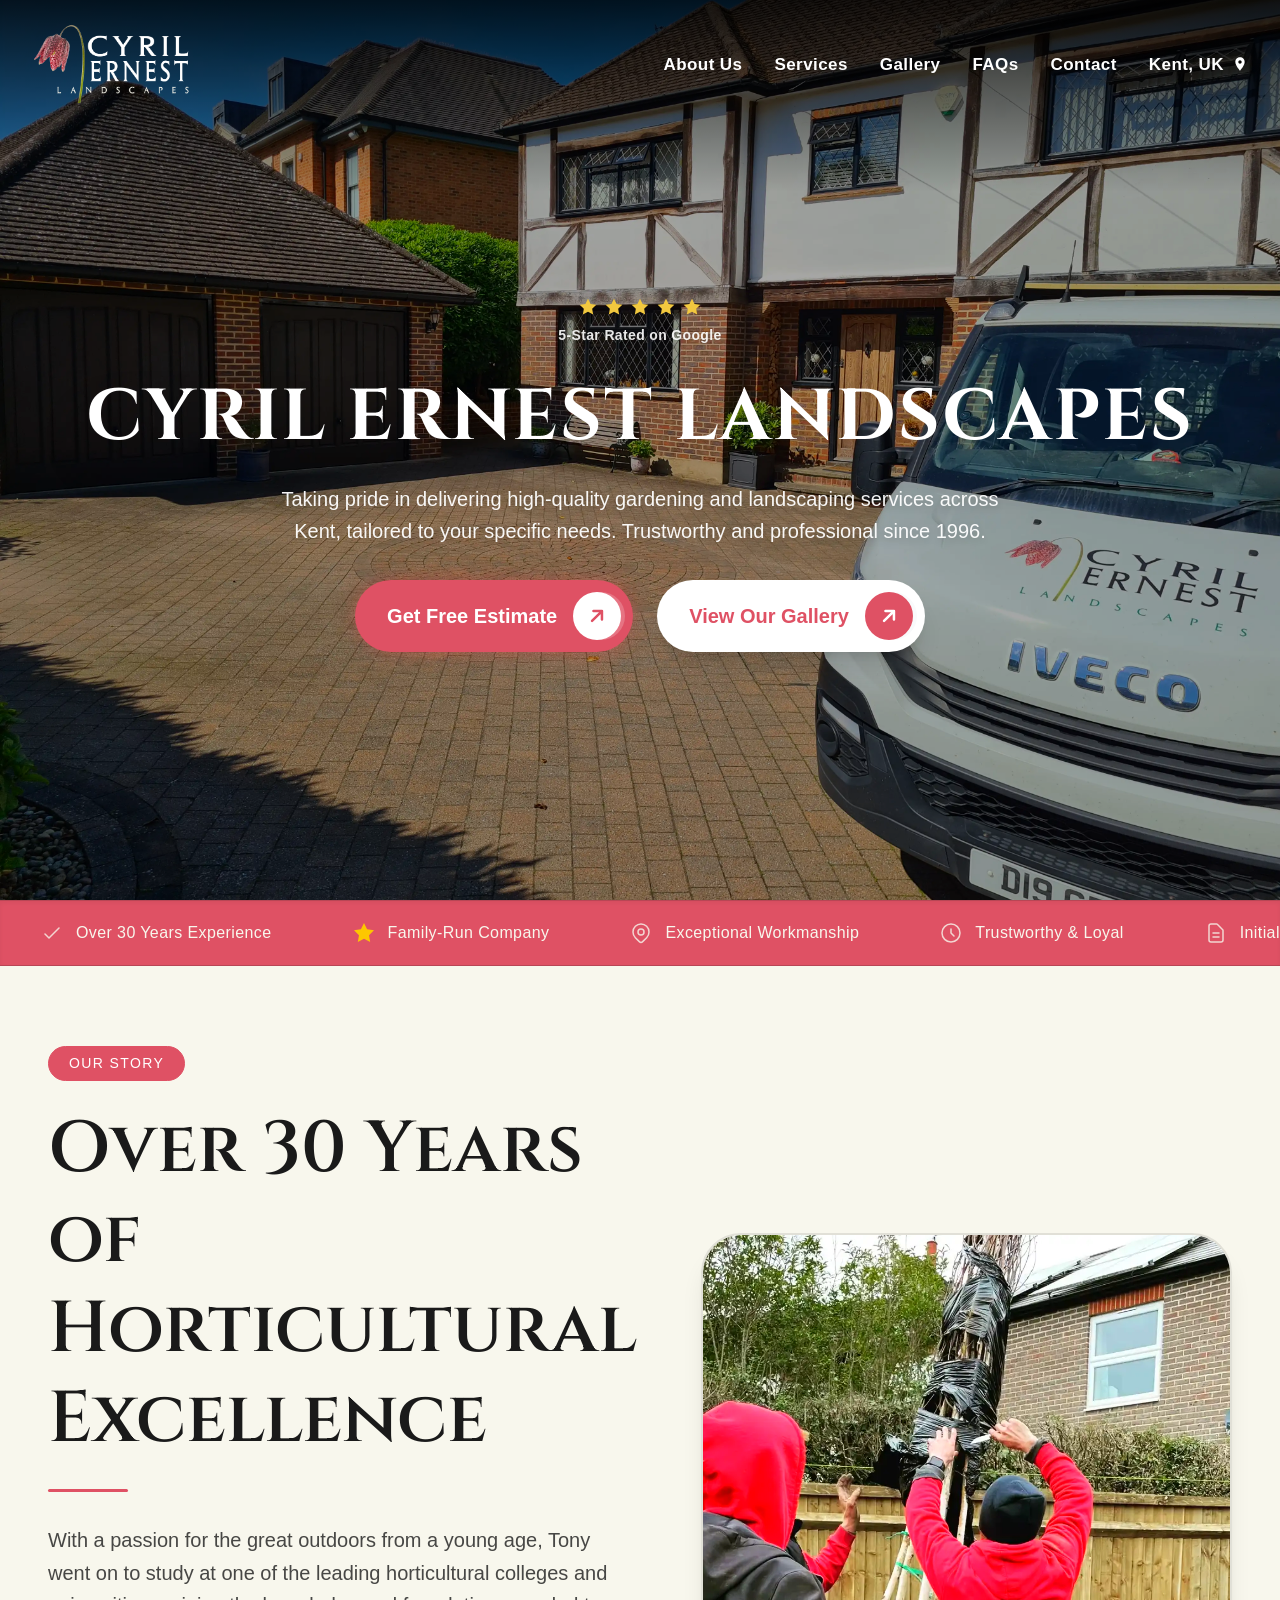
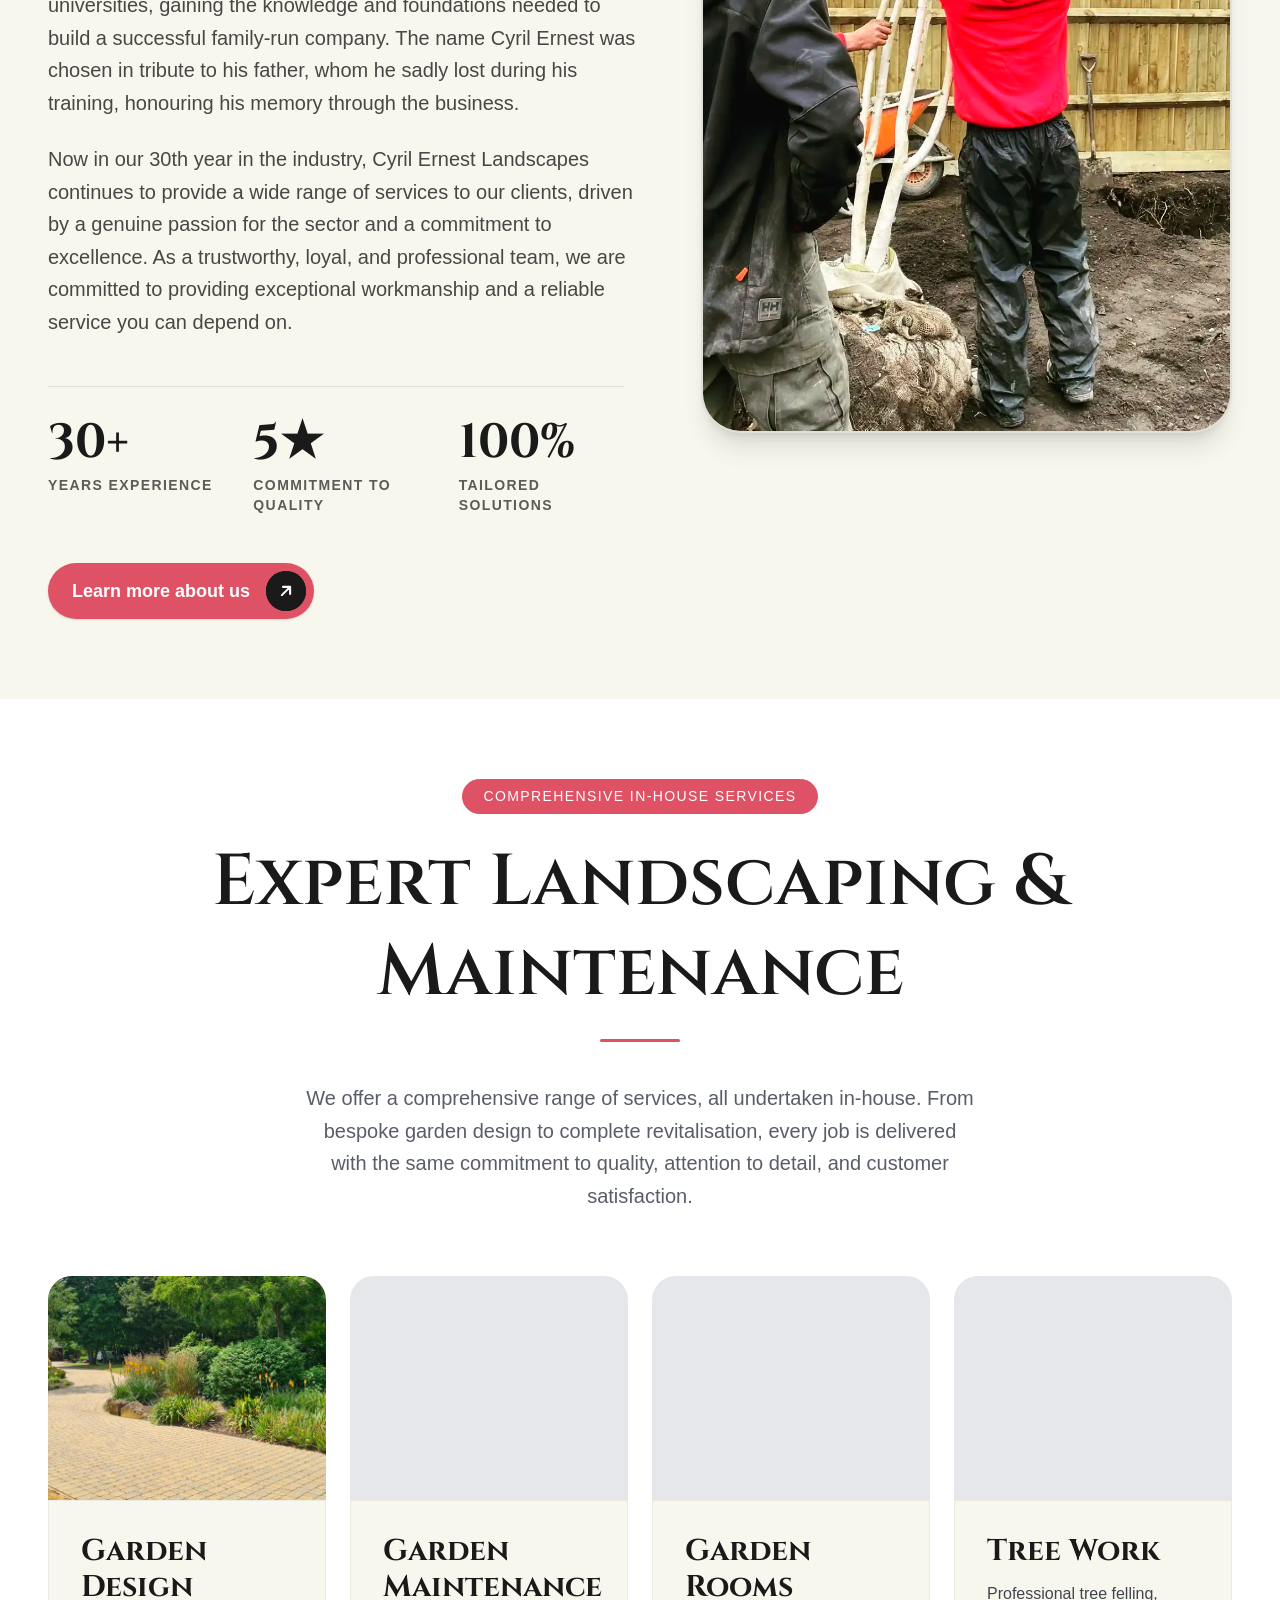
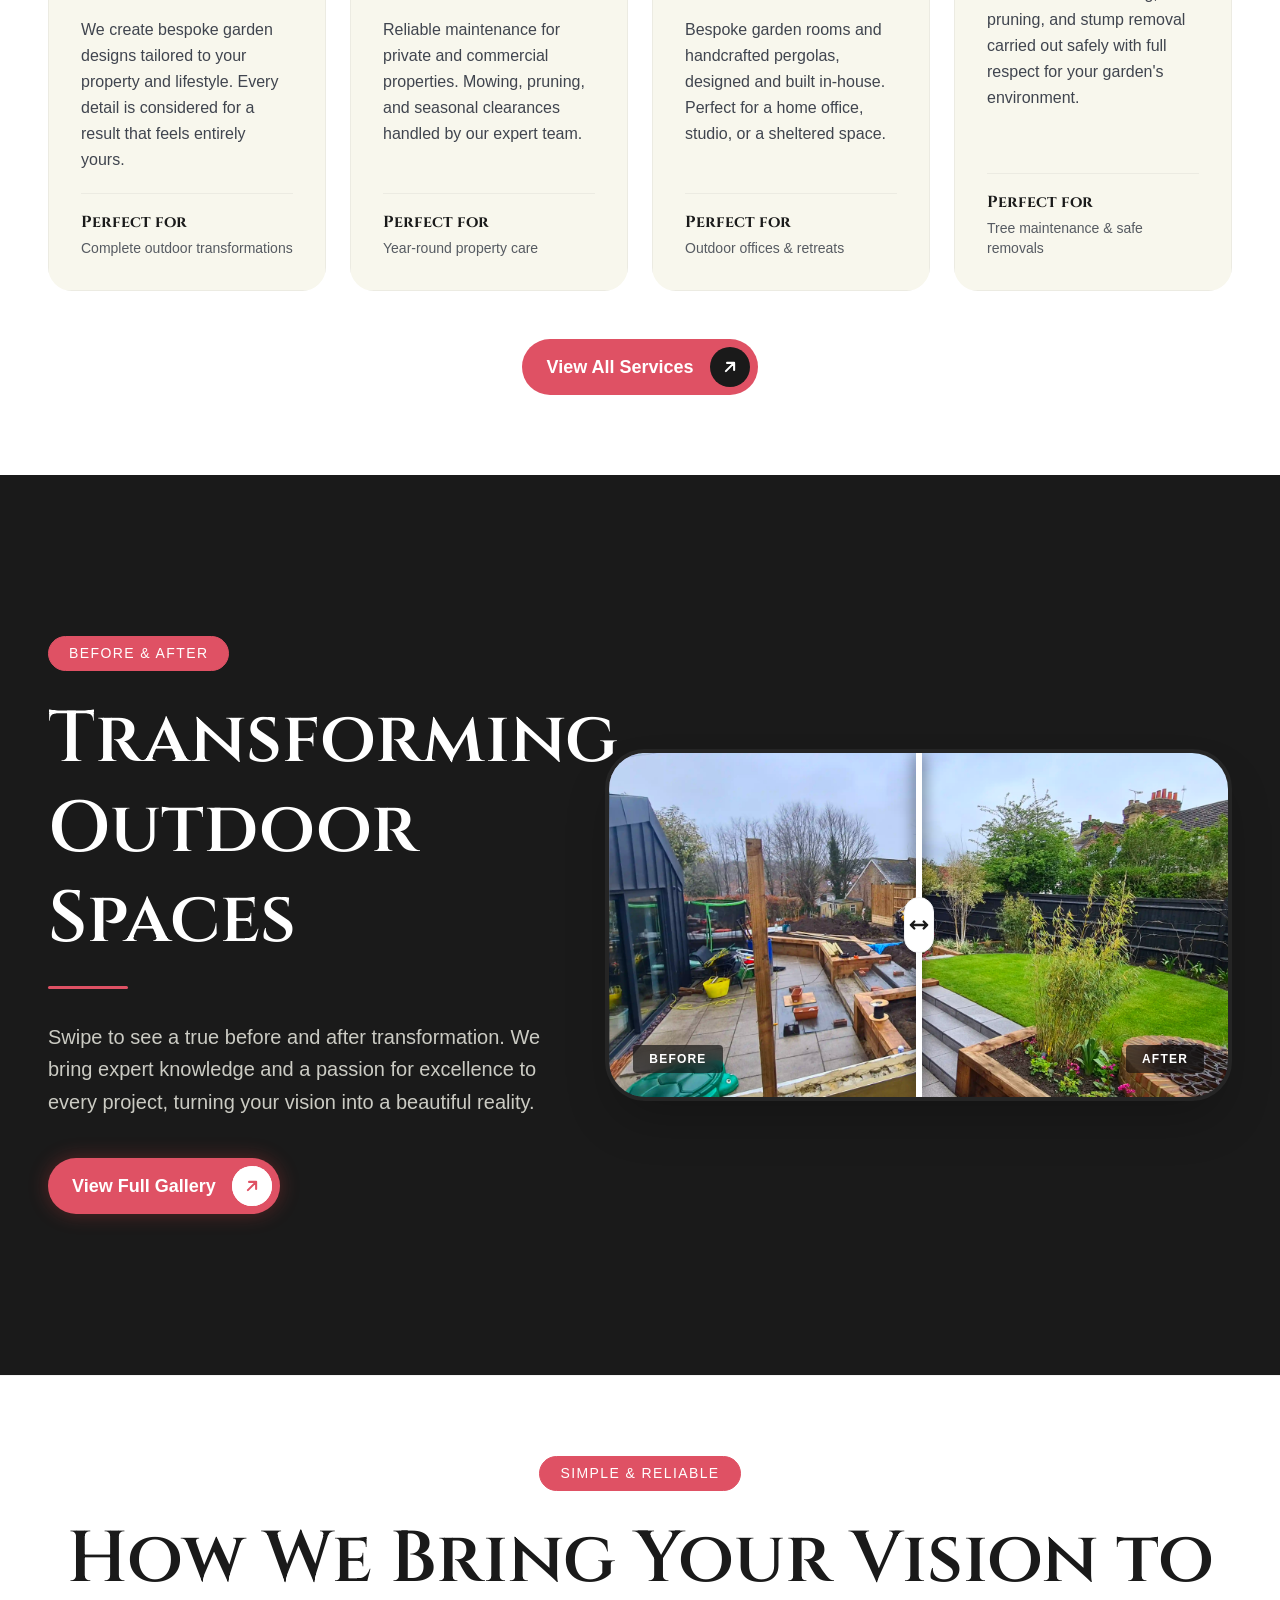
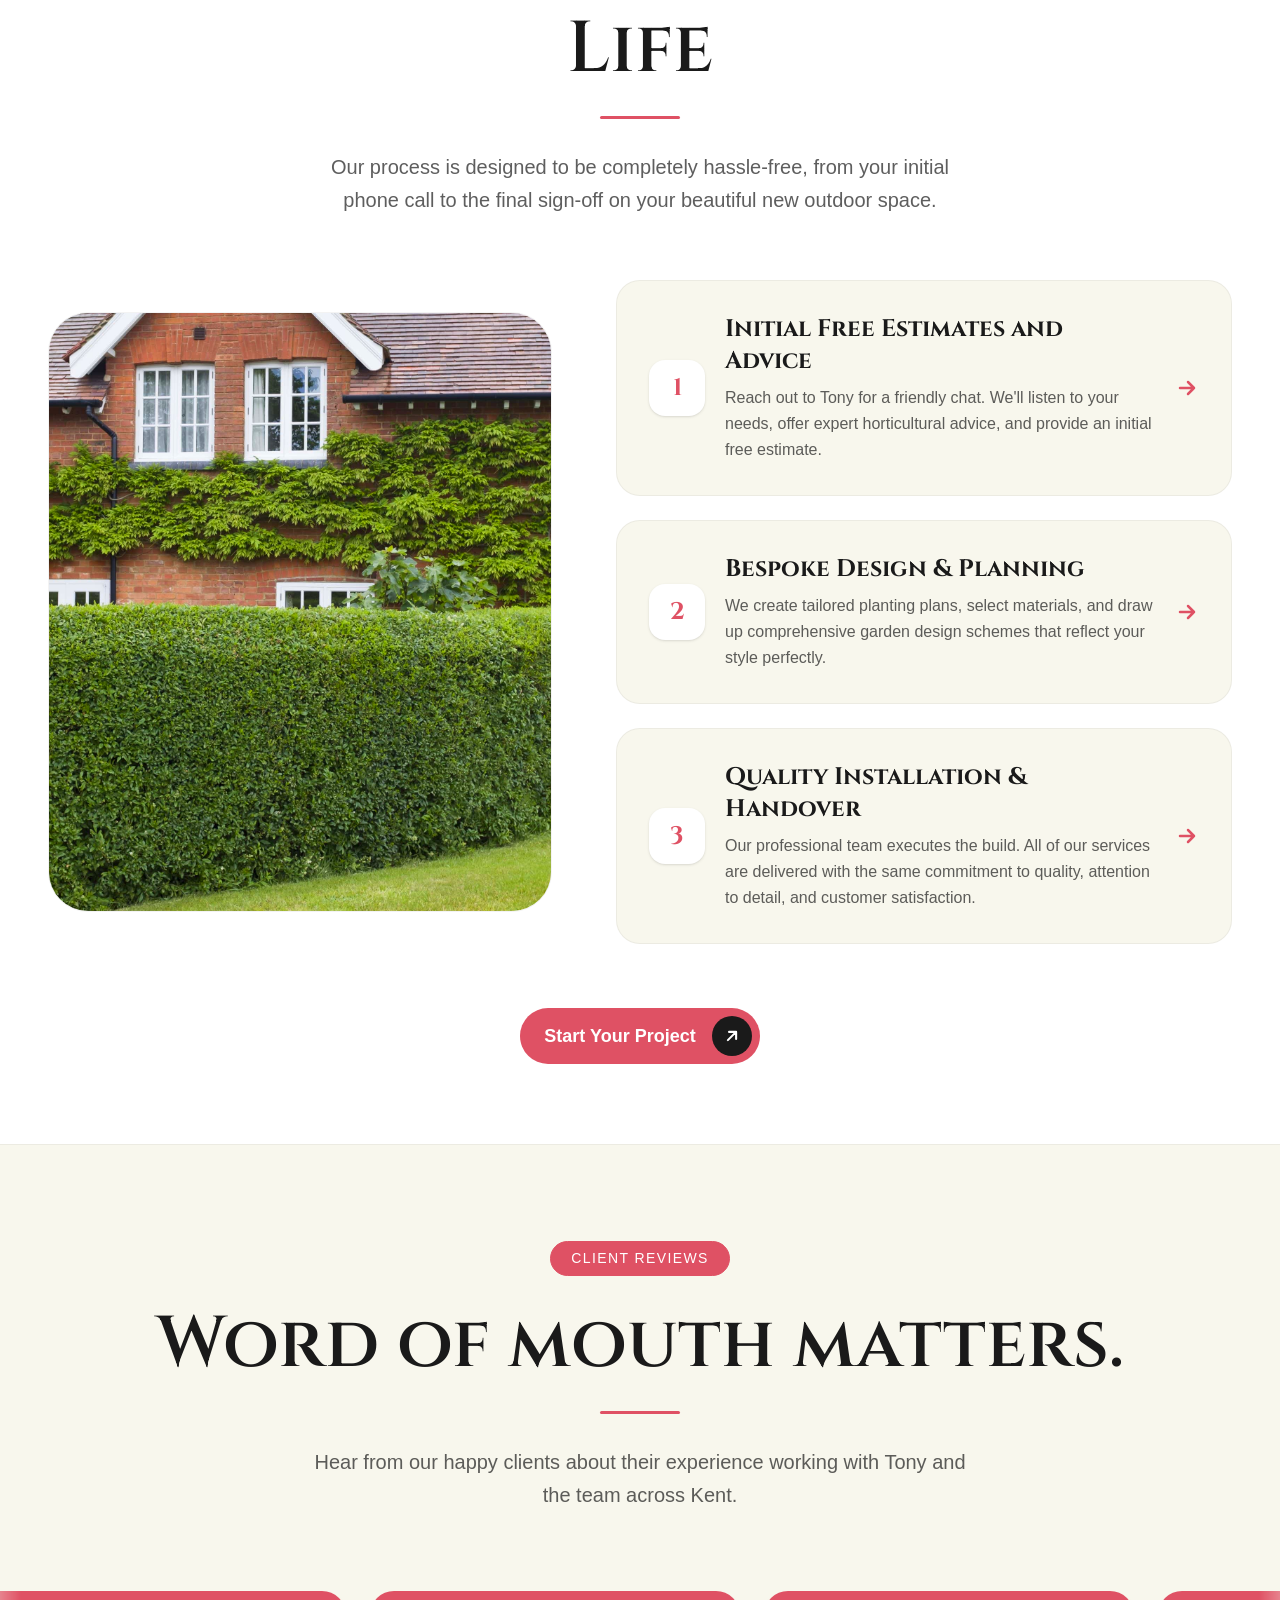
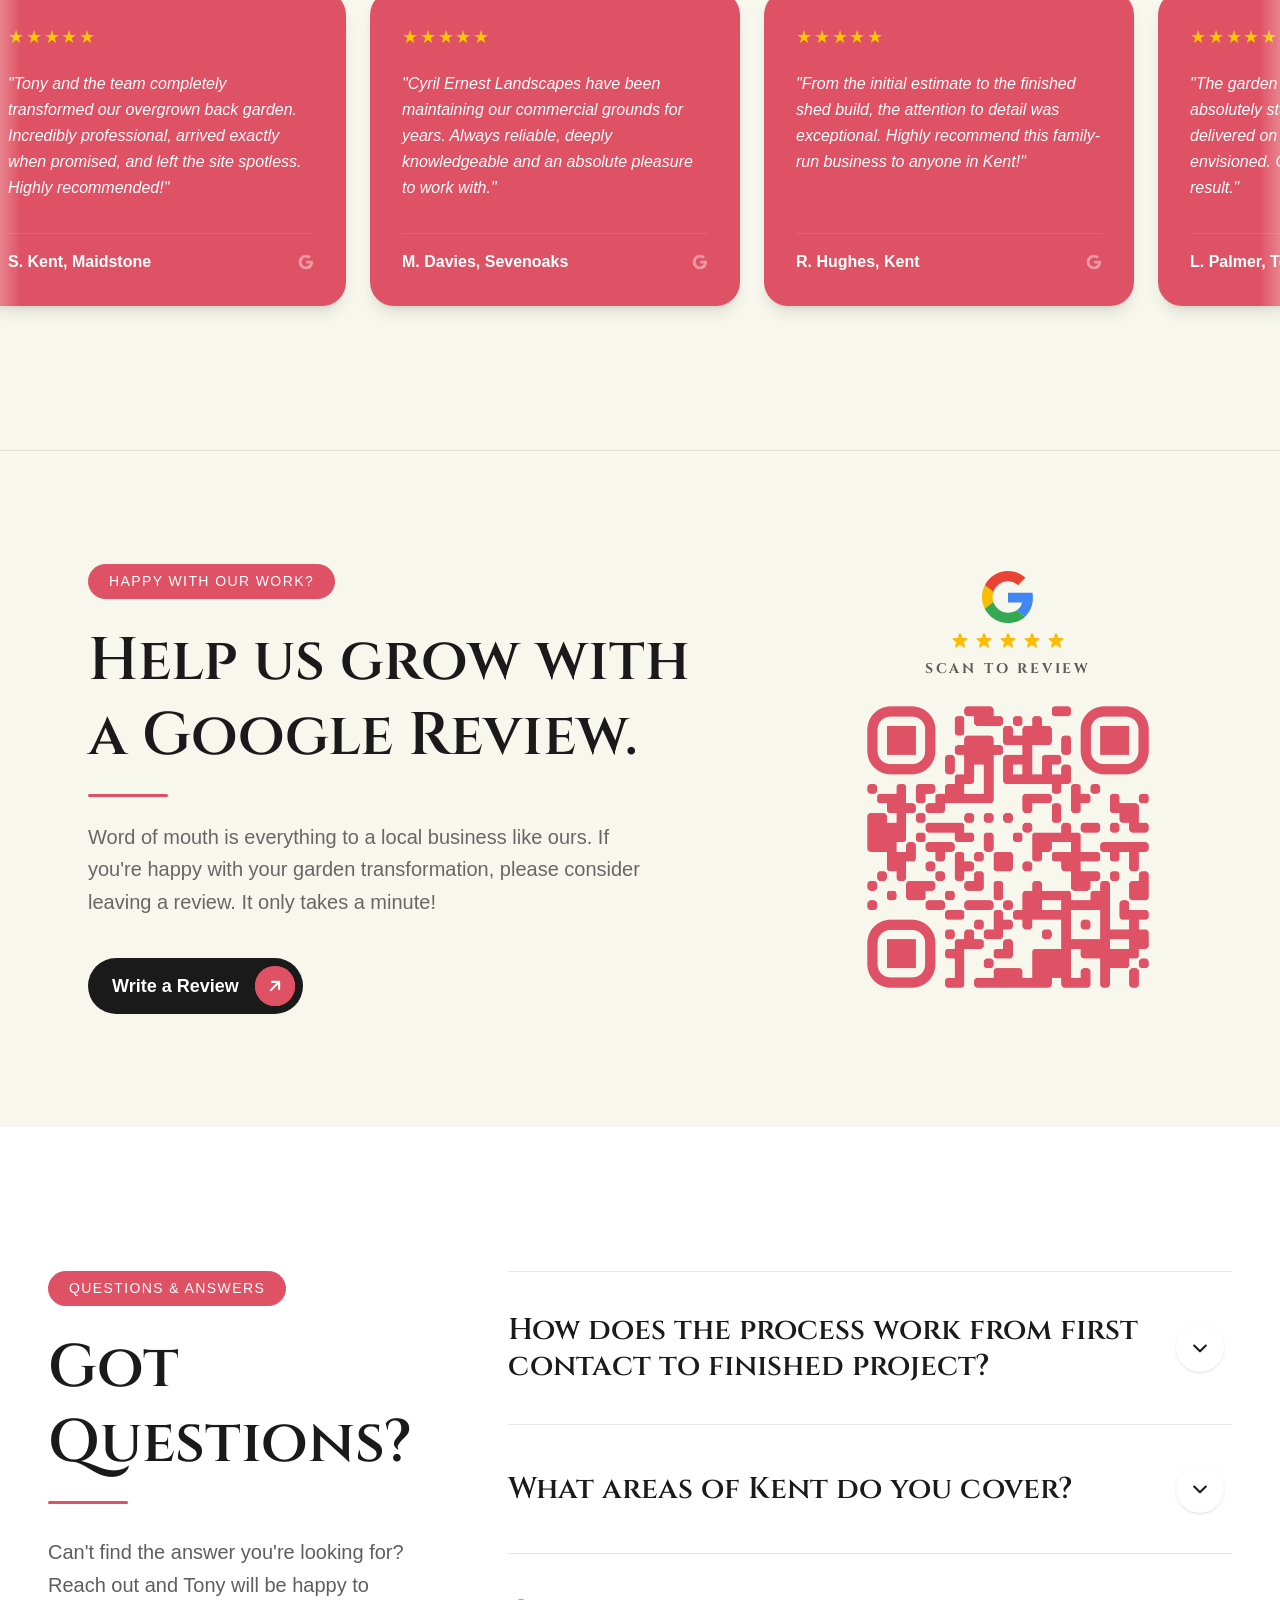
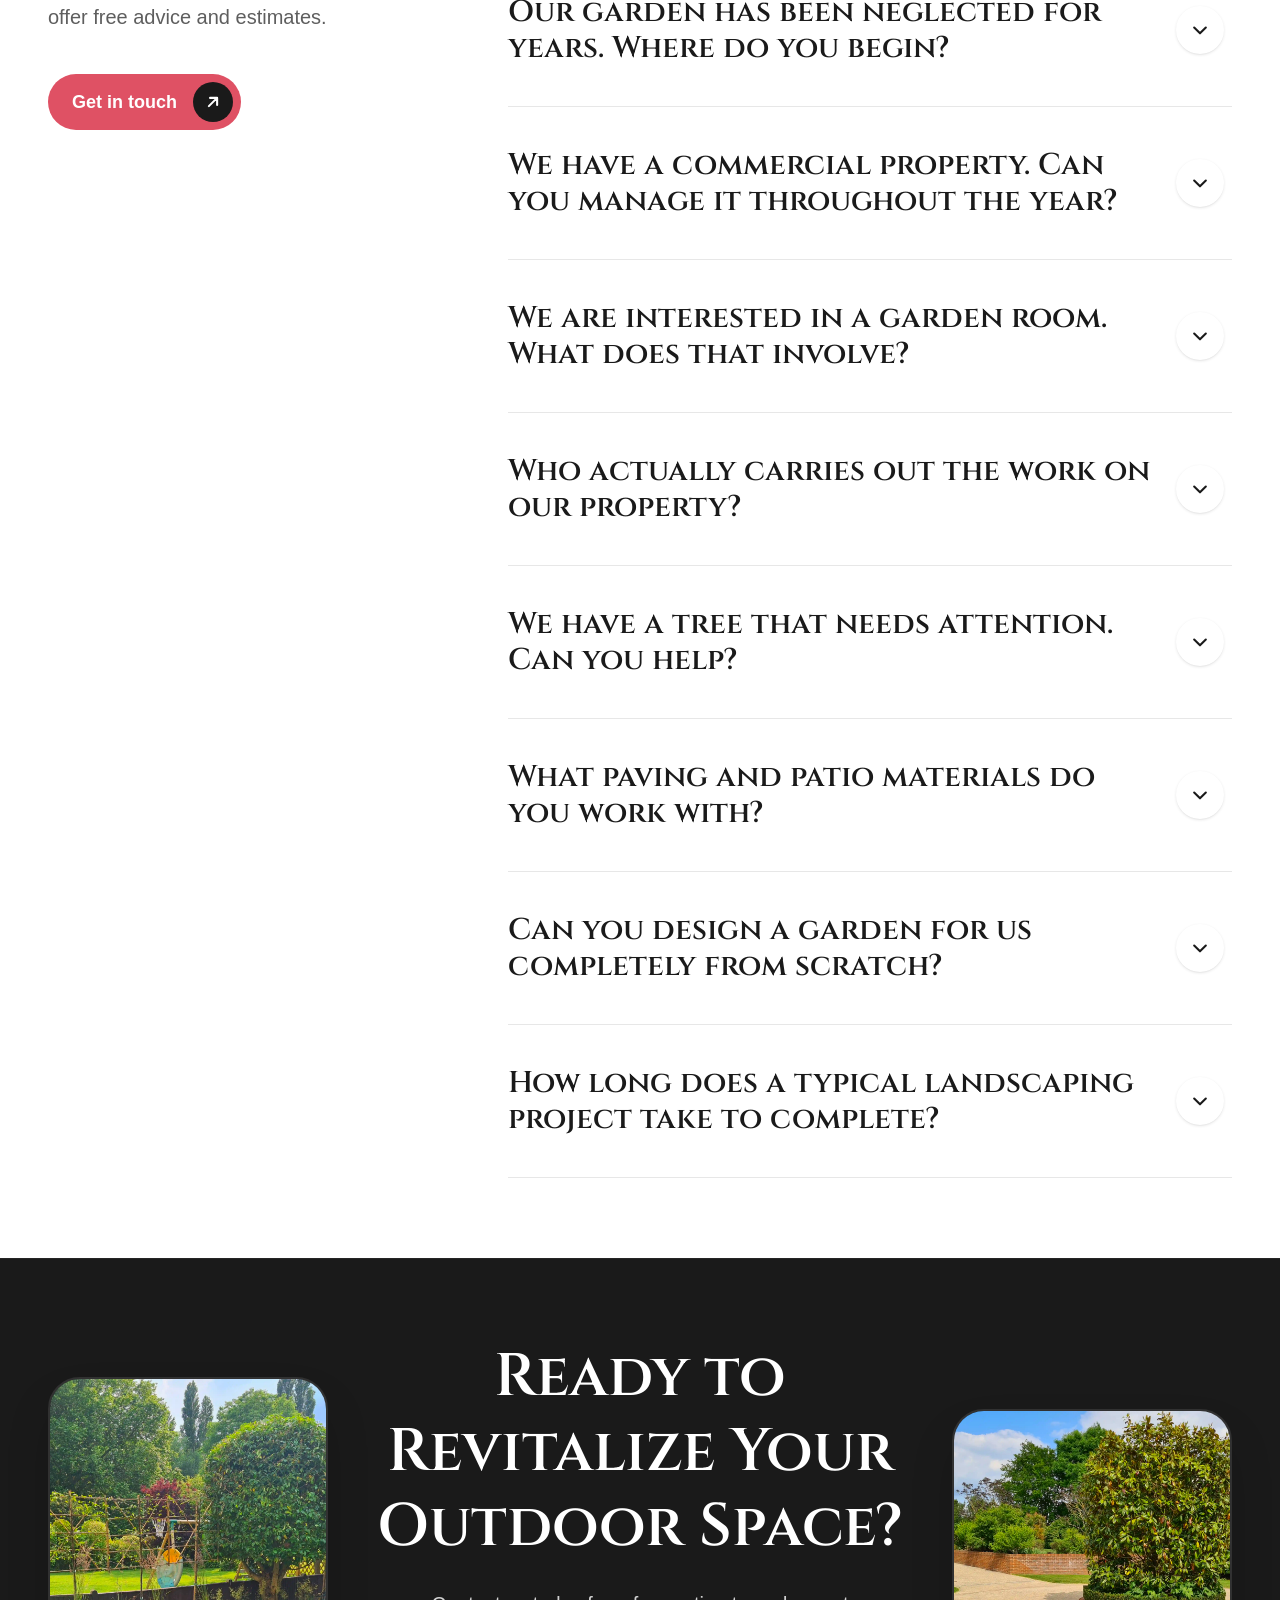
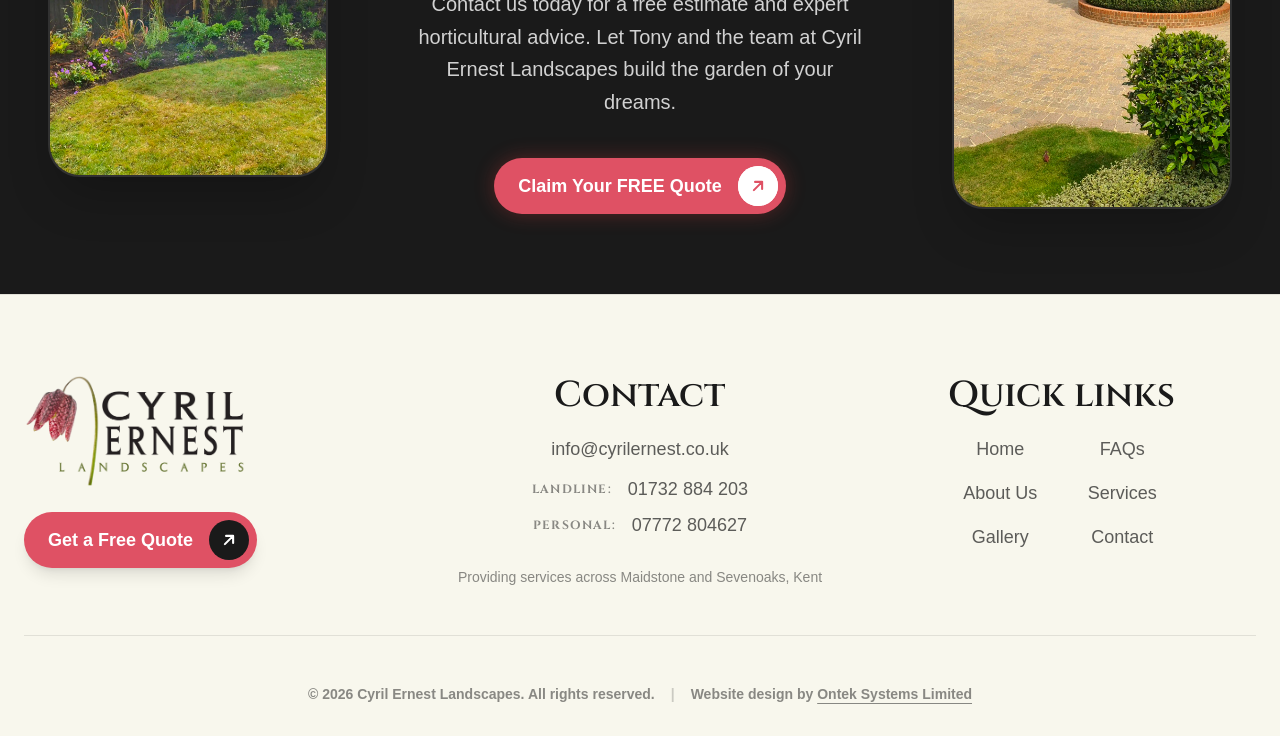
<file: index.html>
<!DOCTYPE html>
<html lang="en" class="scroll-smooth">

<head>
    <meta charset="UTF-8" />
    <meta name="viewport" content="width=device-width, initial-scale=1.0" />

    <title>Cyril Ernest Landscapes | Premium Landscaping in Kent</title>
    <meta name="description"
        content="Bespoke garden landscaping, maintenance, garden rooms, and tree work in Maidstone and Kent. Over 30 years of family-run excellence." />
    <link rel="canonical" href="https://cyrilernest.co.uk/" />

    <meta property="og:title" content="Cyril Ernest Landscapes | Premium Landscaping in Kent" />
    <meta property="og:description"
        content="Bespoke garden landscaping, maintenance, garden rooms, and tree work in Maidstone and Kent. Over 30 years of family-run excellence." />
    <meta property="og:type" content="website" />
    <meta property="og:url" content="https://cyrilernest.co.uk/" />
    <meta property="og:image" content="https://cyrilernest.co.uk/assets/imgs/logo-dark.png" />

    <meta name="twitter:card" content="summary_large_image" />
    <meta name="twitter:title" content="Cyril Ernest Landscapes | Premium Landscaping in Kent" />
    <meta name="twitter:description"
        content="Bespoke garden landscaping, maintenance, garden rooms, and tree work in Maidstone and Kent. Over 30 years of family-run excellence." />
    <meta name="twitter:image" content="https://cyrilernest.co.uk/assets/imgs/logo-dark.png" />

    <link rel="apple-touch-icon" sizes="180x180" href="apple-touch-icon.png">
    <link rel="icon" type="image/png" sizes="32x32" href="favicon-32x32.png">
    <link rel="icon" type="image/png" sizes="16x16" href="favicon-16x16.png">
    <link rel="manifest" href="site.webmanifest">
    <link rel="shortcut icon" href="favicon.ico">

    <link rel="preconnect" href="https://fonts.googleapis.com">
    <link rel="preconnect" href="https://fonts.gstatic.com" crossorigin>
    <link href="https://fonts.googleapis.com/css2?family=Cinzel:wght@400;500;600;700&display=swap" rel="stylesheet">

    <link rel="stylesheet" href="style.css">
</head>

<body class="flex flex-col min-h-screen bg-brand-beige text-brand-text antialiased">

    <div id="header-placeholder"></div>

    <main>
        <script type="application/ld+json">
    {
      "@context": "https://schema.org",
      "@type": "HomeAndConstructionBusiness",
      "name": "Cyril Ernest Landscapes",
      "image": "https://cyrilernest.co.uk/assets/imgs/logo.png",
      "@id": "https://cyrilernest.co.uk/index.php",
      "url": "https://cyrilernest.co.uk/",
      "telephone": ["01732884203", "07772804627"],
      "email": "info@cyrilernest.co.uk",
      "address": {
        "@type": "PostalAddress",
        "addressRegion": "Kent",
        "addressLocality": "Maidstone",
        "addressRegion": "Kent",
        "postalCode": "ME14 2BY",
        "addressCountry": "UK"
      },
      "openingHours": "Mo,Tu,We,Th,Fr 07:30-17:00, Sa 08:00-12:00",
      "areaServed": [
        {
          "@type": "City",
          "name": "Maidstone"
        },
        {
          "@type": "City",
          "name": "Sevenoaks"
        }
      ],
      "description": "At Cyril Ernest Landscapes, we specialise in bespoke garden landscaping and maintenance. With over 30 years of experience, we are a company you can trust.",
      "priceRange": "££"
    }
    </script>

        <section class="relative min-h-[100svh] flex flex-col pt-24 pb-16 overflow-hidden bg-brand-dark">

            <div class="absolute inset-0 w-full h-full z-0 hero-slideshow">
                <img src="assets/Tony Best Pictures/HERO/HERO_1.webp" alt="Landscaping Background 1"
                    class="absolute inset-0 w-full h-full object-cover opacity-0 transition-opacity duration-[2000ms] ease-in-out active">
                <img src="assets/Tony Best Pictures/HERO/HERO_2.webp" alt="Landscaping Background 2"
                    class="absolute inset-0 w-full h-full object-cover opacity-0 transition-opacity duration-[2000ms] ease-in-out">
                <img src="assets/Tony Best Pictures/HERO/HERO_3.webp" alt="Landscaping Background 3"
                    class="absolute inset-0 w-full h-full object-cover opacity-0 transition-opacity duration-[2000ms] ease-in-out">
                <img src="assets/Tony Best Pictures/HERO/HERO_4.webp" alt="Landscaping Background 4"
                    class="absolute inset-0 w-full h-full object-cover opacity-0 transition-opacity duration-[2000ms] ease-in-out">
                <img src="assets/Tony Best Pictures/HERO/HERO_5.webp" alt="Landscaping Background 5"
                    class="absolute inset-0 w-full h-full object-cover opacity-0 transition-opacity duration-[2000ms] ease-in-out">
                <img src="assets/Tony Best Pictures/HERO/HERO_6.webp" alt="Landscaping Background 6"
                    class="absolute inset-0 w-full h-full object-cover opacity-0 transition-opacity duration-[2000ms] ease-in-out">
                <img src="assets/Tony Best Pictures/HERO/HERO_7.webp" alt="Landscaping Background 7"
                    class="absolute inset-0 w-full h-full object-cover opacity-0 transition-opacity duration-[2000ms] ease-in-out">
            </div>

            <div class="absolute inset-0 bg-black/35 z-10"></div>

            <div
                class="absolute inset-x-0 top-0 h-48 bg-gradient-to-b from-black/80 to-transparent z-10 pointer-events-none">
            </div>


            <div
                class="relative z-20 flex-grow flex flex-col items-center justify-center text-center px-4 sm:px-8 w-full max-w-[96rem] mx-auto reveal reveal-up">

                <!-- Google rating badge -->
                <div class="inline-flex flex-col items-center gap-2 mb-3 px-6 py-4 rounded-2xl group cursor-pointer">
                    <div class="flex items-center gap-1.5 transition-transform duration-300 group-hover:scale-105">
                        <svg class="w-5 h-5 text-[#f2c83f] transition-colors duration-300 group-hover:text-[#df5164]" fill="currentColor" viewBox="0 0 24 24">
                            <path
                                d="M12 2l3.09 6.26L22 9.27l-5 4.87 1.18 6.88L12 17.77l-6.18 3.25L7 14.14 2 9.27l6.91-1.01L12 2z" />
                        </svg>
                        <svg class="w-5 h-5 text-[#f2c83f] transition-colors duration-300 group-hover:text-[#df5164]" fill="currentColor" viewBox="0 0 24 24">
                            <path
                                d="M12 2l3.09 6.26L22 9.27l-5 4.87 1.18 6.88L12 17.77l-6.18 3.25L7 14.14 2 9.27l6.91-1.01L12 2z" />
                        </svg>
                        <svg class="w-5 h-5 text-[#f2c83f] transition-colors duration-300 group-hover:text-[#df5164]" fill="currentColor" viewBox="0 0 24 24">
                            <path
                                d="M12 2l3.09 6.26L22 9.27l-5 4.87 1.18 6.88L12 17.77l-6.18 3.25L7 14.14 2 9.27l6.91-1.01L12 2z" />
                        </svg>
                        <svg class="w-5 h-5 text-[#f2c83f] transition-colors duration-300 group-hover:text-[#df5164]" fill="currentColor" viewBox="0 0 24 24">
                            <path
                                d="M12 2l3.09 6.26L22 9.27l-5 4.87 1.18 6.88L12 17.77l-6.18 3.25L7 14.14 2 9.27l6.91-1.01L12 2z" />
                        </svg>
                        <svg class="w-5 h-5 text-[#f2c83f] transition-colors duration-300 group-hover:text-[#df5164]" fill="currentColor" viewBox="0 0 24 24">
                            <path
                                d="M12 2l3.09 6.26L22 9.27l-5 4.87 1.18 6.88L12 17.77l-6.18 3.25L7 14.14 2 9.27l6.91-1.01L12 2z" />
                        </svg>
                    </div>
                    <span class="font-body text-white/90 text-sm font-semibold tracking-wide">5-Star Rated on
                        Google</span>
                </div>

                <h1
                    class="font-heading text-[2.7rem] sm:text-5xl md:text-6xl lg:text-[4.5rem] font-bold mb-5 leading-tight text-white drop-shadow-2xl tracking-wide uppercase">
                    Cyril Ernest Landscapes
                </h1>

                <p
                    class="font-body text-lg md:text-xl text-white/95 font-medium leading-relaxed max-w-3xl drop-shadow-md mb-8">
                    Taking pride in delivering high-quality gardening and landscaping services across Kent, tailored to your specific
                    needs. Trustworthy and professional since 1996.
                </p>

                <div class="flex flex-row flex-wrap gap-4 sm:gap-6 items-center justify-center">

                    <a href="contact.html"
                        class="site-btn group relative gap-4 pl-8 pr-3 py-3 bg-[#df5164] text-white font-body font-bold text-xl rounded-full overflow-hidden transition-transform duration-500 hover:scale-105 border-none shadow-[0_0_20px_rgba(231,64,64,0.4)]">
                        <span
                            class="absolute right-2 top-1/2 -translate-y-1/2 w-12 h-12 bg-white/20 rounded-full transition-transform duration-700 ease-[cubic-bezier(0.19,1,0.22,1)] group-hover:scale-[25] z-0"></span>
                        <span class="relative z-10 transition-colors duration-500">Get Free Estimate</span>
                        <span class="relative z-10 w-12 h-12 flex items-center justify-center bg-white rounded-full">
                            <svg class="w-6 h-6 text-[#df5164] -rotate-45 transition-transform duration-500 ease-in-out group-hover:rotate-0"
                                fill="none" stroke="currentColor" viewBox="0 0 24 24">
                                <path stroke-linecap="round" stroke-linejoin="round" stroke-width="2.5"
                                    d="M5 12h14m-6-6l6 6-6 6"></path>
                            </svg>
                        </span>
                    </a>

                    <a href="gallery.html"
                        class="site-btn group relative gap-4 pl-8 pr-3 py-3 bg-white text-[#df5164] font-body font-bold text-xl rounded-full overflow-hidden transition-transform duration-500 hover:scale-105 border-none shadow-xl">
                        <span
                            class="absolute right-2 top-1/2 -translate-y-1/2 w-12 h-12 bg-gray-50 rounded-full transition-transform duration-700 ease-[cubic-bezier(0.19,1,0.22,1)] group-hover:scale-[25] z-0"></span>
                        <span class="relative z-10 transition-colors duration-500">View Our Gallery</span>
                        <span
                            class="relative z-10 w-12 h-12 flex items-center justify-center bg-[#df5164] rounded-full">
                            <svg class="w-6 h-6 text-white -rotate-45 transition-transform duration-500 ease-in-out group-hover:rotate-0"
                                fill="none" stroke="currentColor" viewBox="0 0 24 24">
                                <path stroke-linecap="round" stroke-linejoin="round" stroke-width="2.5"
                                    d="M5 12h14m-6-6l6 6-6 6"></path>
                            </svg>
                        </span>
                    </a>

                </div>

            </div>
        </section>

        <style>
            .hero-slideshow img.active {
                opacity: 1;
            }

            .scrolling-wrapper {
                overflow: hidden;
                white-space: nowrap;
                display: flex;
                width: 100%;
                cursor: default;
            }

            .scrolling-track {
                display: flex;
                width: max-content;
                animation: scrollBanner 35s linear infinite;
            }

            .scrolling-wrapper:hover .scrolling-track,
            .scrolling-track:hover {
                animation-play-state: running !important;
            }

            @keyframes scrollBanner {
                0% {
                    transform: translateX(0);
                }

                100% {
                    transform: translateX(-50%);
                }
            }

            .hover-item {
                transition: opacity 0.3s ease;
            }

            .scrolling-wrapper:hover .hover-item {
                opacity: 0.5;
            }

            .scrolling-wrapper .hover-item:hover {
                opacity: 1;
            }
        </style>

        <script>
            document.addEventListener('DOMContentLoaded', () => {
                const slides = document.querySelectorAll('.hero-slideshow img');
                if (slides.length > 1) {
                    let currentSlide = 0;
                    setInterval(() => {
                        slides[currentSlide].classList.remove('active');
                        currentSlide = (currentSlide + 1) % slides.length;
                        slides[currentSlide].classList.add('active');
                    }, 5000);
                }
            });
        </script>

        <div class="bg-[#df5164] text-brand-beige py-5 border-y border-brand-dark/20 shadow-inner">
            <div class="scrolling-wrapper">
                <div class="scrolling-track flex items-center font-body font-medium tracking-wide text-sm md:text-base">

                    <div class="flex items-center gap-12 md:gap-20 px-6 md:px-10">
                        <div class="flex items-center gap-3 hover-item">
                            <svg class="w-6 h-6 opacity-80" fill="none" stroke="currentColor" viewBox="0 0 24 24">
                                <path stroke-linecap="round" stroke-linejoin="round" stroke-width="1.5"
                                    d="M5 13l4 4L19 7"></path>
                            </svg>
                            Over 30 Years Experience
                        </div>
                        <div class="flex items-center gap-3 hover-item">
                            <svg class="w-6 h-6 text-yellow-400" fill="currentColor" viewBox="0 0 24 24">
                                <path
                                    d="M12 2l3.09 6.26L22 9.27l-5 4.87 1.18 6.88L12 17.77l-6.18 3.25L7 14.14 2 9.27l6.91-1.01L12 2z">
                                </path>
                            </svg>
                            Family-Run Company
                        </div>
                        <div class="flex items-center gap-3 hover-item">
                            <svg class="w-6 h-6 opacity-80" fill="none" stroke="currentColor" viewBox="0 0 24 24">
                                <path stroke-linecap="round" stroke-linejoin="round" stroke-width="1.5"
                                    d="M17.657 16.657L13.414 20.9a1.998 1.998 0 01-2.827 0l-4.244-4.243a8 8 0 1111.314 0z">
                                </path>
                                <path stroke-linecap="round" stroke-linejoin="round" stroke-width="1.5"
                                    d="M15 11a3 3 0 11-6 0 3 3 0 016 0z"></path>
                            </svg>
                            Exceptional Workmanship
                        </div>
                        <div class="flex items-center gap-3 hover-item">
                            <svg class="w-6 h-6 opacity-80" fill="none" stroke="currentColor" viewBox="0 0 24 24">
                                <path stroke-linecap="round" stroke-linejoin="round" stroke-width="1.5"
                                    d="M12 8v4l3 3m6-3a9 9 0 11-18 0 9 9 0 0118 0z"></path>
                            </svg>
                            Trustworthy & Loyal
                        </div>
                        <div class="flex items-center gap-3 hover-item">
                            <svg class="w-6 h-6 opacity-80" fill="none" stroke="currentColor" viewBox="0 0 24 24">
                                <path stroke-linecap="round" stroke-linejoin="round" stroke-width="1.5"
                                    d="M9 12h6m-6 4h6m2 5H7a2 2 0 01-2-2V5a2 2 0 012-2h5.586a1 1 0 01.707.293l5.414 5.414a1 1 0 01.293.707V19a2 2 0 01-2 2z">
                                </path>
                            </svg>
                            Initial Free Estimates & Advice
                        </div>
                    </div>
                    <div class="flex items-center gap-12 md:gap-20 px-6 md:px-10">
                        <div class="flex items-center gap-3 hover-item">
                            <svg class="w-6 h-6 opacity-80" fill="none" stroke="currentColor" viewBox="0 0 24 24">
                                <path stroke-linecap="round" stroke-linejoin="round" stroke-width="1.5"
                                    d="M5 13l4 4L19 7"></path>
                            </svg>
                            Over 30 Years Experience
                        </div>
                        <div class="flex items-center gap-3 hover-item">
                            <svg class="w-6 h-6 text-yellow-400" fill="currentColor" viewBox="0 0 24 24">
                                <path
                                    d="M12 2l3.09 6.26L22 9.27l-5 4.87 1.18 6.88L12 17.77l-6.18 3.25L7 14.14 2 9.27l6.91-1.01L12 2z">
                                </path>
                            </svg>
                            Family-Run Company
                        </div>
                        <div class="flex items-center gap-3 hover-item">
                            <svg class="w-6 h-6 opacity-80" fill="none" stroke="currentColor" viewBox="0 0 24 24">
                                <path stroke-linecap="round" stroke-linejoin="round" stroke-width="1.5"
                                    d="M17.657 16.657L13.414 20.9a1.998 1.998 0 01-2.827 0l-4.244-4.243a8 8 0 1111.314 0z">
                                </path>
                                <path stroke-linecap="round" stroke-linejoin="round" stroke-width="1.5"
                                    d="M15 11a3 3 0 11-6 0 3 3 0 016 0z"></path>
                            </svg>
                            Exceptional Workmanship
                        </div>
                        <div class="flex items-center gap-3 hover-item">
                            <svg class="w-6 h-6 opacity-80" fill="none" stroke="currentColor" viewBox="0 0 24 24">
                                <path stroke-linecap="round" stroke-linejoin="round" stroke-width="1.5"
                                    d="M12 8v4l3 3m6-3a9 9 0 11-18 0 9 9 0 0118 0z"></path>
                            </svg>
                            Trustworthy & Loyal
                        </div>
                        <div class="flex items-center gap-3 hover-item">
                            <svg class="w-6 h-6 opacity-80" fill="none" stroke="currentColor" viewBox="0 0 24 24">
                                <path stroke-linecap="round" stroke-linejoin="round" stroke-width="1.5"
                                    d="M9 12h6m-6 4h6m2 5H7a2 2 0 01-2-2V5a2 2 0 012-2h5.586a1 1 0 01.707.293l5.414 5.414a1 1 0 01.293.707V19a2 2 0 01-2 2z">
                                </path>
                            </svg>
                            Initial Free Estimates & Advice
                        </div>
                    </div>

                </div>
            </div>
        </div>
        <script>
            document.addEventListener('DOMContentLoaded', () => {
                const wrappers = document.querySelectorAll('.scrolling-wrapper');
                wrappers.forEach(wrapper => {
                    const track = wrapper.querySelector('.scrolling-track');
                    if (track) {
                        wrapper.addEventListener('mouseenter', () => {
                            track.getAnimations().forEach(anim => { anim.play(); anim.playbackRate = 0.25; });
                        });
                        wrapper.addEventListener('mouseleave', () => {
                            track.getAnimations().forEach(anim => { anim.playbackRate = 1; });
                        });
                    }
                });
            });
        </script>

        <section
            class="relative min-h-[100svh] py-20 flex items-center justify-center bg-brand-beige text-brand-dark overflow-hidden">
            <div class="w-full max-w-[96rem] mx-auto px-4 sm:px-8 lg:px-12 relative z-20">
                <div class="flex flex-col lg:flex-row items-center gap-12 lg:gap-16">

                    <div
                        class="w-full lg:w-[50%] order-2 lg:order-1 flex flex-col items-center text-center lg:items-start lg:text-left reveal reveal-up mt-8 lg:mt-0">

                        <span class="pill-label">Our Story</span>

                        <h2
                            class="font-heading text-4xl sm:text-5xl md:text-6xl lg:text-[4.5rem] font-semibold text-brand-dark mb-8 leading-tight flex flex-col items-center lg:items-start group/h2">
                            Over 30 Years of Horticultural Excellence
                            <span class="section-bar w-20 mt-4 lg:mt-6 group-hover/h2:w-36"></span>
                        </h2>

                        <div
                            class="font-body text-base sm:text-lg md:text-xl text-brand-dark/80 leading-relaxed space-y-6 mb-10 max-w-2xl">
                            <p>With a passion for the great outdoors from a young age, Tony went on to study at one of
                                the leading horticultural colleges and universities, gaining the knowledge and
                                foundations needed to build a successful family-run company. The name Cyril Ernest was
                                chosen in tribute to his father, whom he sadly lost during his training, honouring his
                                memory through the business.</p>
                            <p>Now in our 30th year in the industry, Cyril Ernest Landscapes continues to provide a wide
                                range of services to our clients, driven by a genuine passion for the sector and a
                                commitment to excellence. As a trustworthy, loyal, and professional team, we are
                                committed to providing exceptional workmanship and a reliable service you can depend on.
                            </p>
                        </div>

                        <div
                            class="grid grid-cols-3 gap-4 sm:gap-8 md:gap-10 border-t border-brand-dark/10 pt-8 mt-2 mb-12 w-full max-w-xl mx-auto lg:mx-0">
                            <div class="group flex flex-col items-center lg:items-start">
                                <p
                                    class="font-heading text-3xl sm:text-4xl md:text-5xl font-bold text-brand-dark transition-all duration-500 group-hover:-translate-y-2 group-hover:text-[#df5164] whitespace-nowrap">
                                    <span class="auto-counter" data-target="30">0</span>+
                                </p>
                                <p
                                    class="font-body text-[10px] sm:text-xs md:text-sm uppercase tracking-widest mt-2 opacity-70 font-bold text-center lg:text-left text-brand-dark">
                                    Years Experience</p>
                            </div>
                            <div class="group flex flex-col items-center lg:items-start">
                                <p
                                    class="font-heading text-3xl sm:text-4xl md:text-5xl font-bold text-brand-dark transition-all duration-500 group-hover:-translate-y-2 group-hover:text-[#df5164] whitespace-nowrap">
                                    <span class="auto-counter" data-target="5">0</span>★
                                </p>
                                <p
                                    class="font-body text-[10px] sm:text-xs md:text-sm uppercase tracking-widest mt-2 opacity-70 font-bold text-center lg:text-left text-brand-dark">
                                    Commitment to Quality</p>
                            </div>
                            <div class="group flex flex-col items-center lg:items-start">
                                <p
                                    class="font-heading text-3xl sm:text-4xl md:text-5xl font-bold text-brand-dark transition-all duration-500 group-hover:-translate-y-2 group-hover:text-[#df5164] whitespace-nowrap">
                                    <span class="auto-counter" data-target="100">0</span>%
                                </p>
                                <p
                                    class="font-body text-[10px] sm:text-xs md:text-sm uppercase tracking-widest mt-2 opacity-70 font-bold text-center lg:text-left text-brand-dark">
                                    Tailored Solutions</p>
                            </div>
                        </div>

                        <a href="about.html"
                            class="group relative inline-flex items-center justify-between gap-4 pl-6 pr-2 py-2 bg-[#df5164] text-white font-body font-bold text-lg rounded-full overflow-hidden transition-transform duration-500 hover:scale-105 shadow-sm border-none">
                            <span
                                class="absolute right-2 top-1/2 -translate-y-1/2 w-10 h-10 bg-brand-dark rounded-full transition-transform duration-700 ease-[cubic-bezier(0.19,1,0.22,1)] group-hover:scale-[25] z-0"></span>
                            <span class="relative z-10 transition-colors duration-500">Learn more about us</span>
                            <span
                                class="relative z-10 w-10 h-10 bg-brand-dark rounded-full flex items-center justify-center">
                                <svg class="w-5 h-5 text-white -rotate-45 transition-transform duration-500 ease-in-out group-hover:rotate-0"
                                    fill="none" stroke="currentColor" viewBox="0 0 24 24">
                                    <path stroke-linecap="round" stroke-linejoin="round" stroke-width="2.5"
                                        d="M5 12h14m-6-6l6 6-6 6"></path>
                                </svg>
                            </span>
                        </a>
                    </div>

                    <div class="w-full lg:w-[50%] order-1 lg:order-2 reveal reveal-up">
                        <div
                            class="rounded-[2.5rem] shadow-xl border-2 border-brand-dark/10 w-full overflow-hidden h-[400px] sm:h-[500px] md:h-[600px] lg:h-[800px]">
                            <img src="assets/Tony Best Pictures/AA - Tony + Team/Tony_Image.jpg" alt="Tony"
                                class="w-full h-full object-cover" loading="lazy" decoding="async">
                        </div>
                    </div>

                </div>
            </div>
        </section>

        <script>
            document.addEventListener('DOMContentLoaded', () => {
                const duration = 2000;
                const frameRate = 1000 / 60;
                const totalFrames = Math.round(duration / frameRate);
                const easeOutQuad = t => t * (2 - t);

                const animateCounter = (counter) => {
                    let frame = 0;
                    const target = parseInt(counter.getAttribute('data-target'), 10);
                    const counterInterval = setInterval(() => {
                        frame++;
                        const progress = easeOutQuad(frame / totalFrames);
                        const currentCount = Math.round(target * progress);
                        if (parseInt(counter.innerText, 10) !== currentCount) { counter.innerText = currentCount; }
                        if (frame === totalFrames) { clearInterval(counterInterval); counter.innerText = target; }
                    }, frameRate);
                };

                const observer = new IntersectionObserver((entries, obs) => {
                    entries.forEach(entry => {
                        if (entry.isIntersecting) {
                            const countersToAnimate = entry.target.querySelectorAll('.auto-counter');
                            countersToAnimate.forEach(animateCounter);
                            obs.unobserve(entry.target);
                        }
                    });
                }, { threshold: 0.3 });

                const statsSection = document.querySelector('.auto-counter')?.closest('section');
                if (statsSection) { observer.observe(statsSection); }
            });
        </script>

        <section class="relative min-h-[100svh] py-20 flex items-center justify-center bg-white overflow-hidden">
            <div class="w-full max-w-[96rem] mx-auto px-4 sm:px-8 lg:px-12 relative z-20">

                <div class="flex flex-col items-center text-center mb-12 md:mb-16 reveal reveal-up">

                    <span class="pill-label">Comprehensive In-House Services</span>

                    <h2
                        class="font-heading text-4xl sm:text-5xl md:text-6xl lg:text-[4.5rem] font-semibold text-brand-dark mb-8 leading-tight flex flex-col items-center text-center relative pb-6 group/h2">
                        Expert Landscaping &amp; Maintenance
                        <span
                            class="section-bar absolute bottom-0 left-1/2 -translate-x-1/2 w-16 md:w-20 group-hover/h2:w-32 md:group-hover/h2:w-40"></span>
                    </h2>

                    <p
                        class="font-body text-base sm:text-lg md:text-xl text-brand-text/70 max-w-2xl mx-auto leading-relaxed mt-2">
                        We offer a comprehensive range of services, all undertaken in-house. From bespoke garden design
                        to complete revitalisation, every job is delivered with the same commitment to quality,
                        attention to detail, and customer satisfaction.
                    </p>
                </div>

                <div class="grid grid-cols-1 lg:grid-cols-4 gap-4 lg:gap-6 w-full max-w-[96rem] mx-auto">

                    <!-- Garden Design -->
                    <a href="services.html#garden-design"
                        class="group flex flex-col rounded-[1.5rem] overflow-hidden reveal reveal-up transition-all duration-500 hover:-translate-y-2 hover:shadow-2xl">
                        <div class="h-44 sm:h-48 lg:h-56 relative overflow-hidden bg-gray-200 w-full">
                            <img src="assets/Tony Best Pictures/Garden Design/garden_design_1.webp" alt="Garden Design"
                                loading="lazy" decoding="async"
                                class="w-full h-full object-cover transition-transform duration-700 group-hover:scale-110">
                        </div>
                        <div
                            class="flex flex-col flex-grow p-6 sm:p-8 bg-brand-beige group-hover:bg-[#df5164] transition-colors duration-500 border border-brand-dark/5">
                            <h3
                                class="font-heading text-2xl sm:text-3xl font-bold text-brand-dark group-hover:text-white mb-3 transition-colors duration-500">
                                Garden Design
                            </h3>
                            <p
                                class="font-body text-brand-text/80 group-hover:text-white/90 text-base leading-relaxed mb-5 transition-colors duration-500">
                                We create bespoke garden designs tailored to your property and lifestyle. Every detail is considered for a result that feels entirely yours.
                            </p>
                            <div
                                class="mt-auto pt-4 border-t border-brand-dark/5 group-hover:border-white/20 transition-colors duration-500 w-full">
                                <p
                                    class="font-heading font-bold text-brand-dark group-hover:text-white text-sm md:text-base mb-1 transition-colors duration-500">
                                    Perfect for</p>
                                <p
                                    class="font-body text-sm text-brand-text/70 group-hover:text-white/80 transition-colors duration-500">
                                    Complete outdoor transformations
                                </p>
                            </div>
                        </div>
                    </a>

                    <!-- Garden Maintenance -->
                    <a href="services.html#garden-maintenance"
                        class="group flex flex-col rounded-[1.5rem] overflow-hidden reveal reveal-up transition-all duration-500 hover:-translate-y-2 hover:shadow-2xl"
                        style="transition-delay: 100ms;">
                        <div class="h-44 sm:h-48 lg:h-56 relative overflow-hidden bg-gray-200 w-full">
                            <img src="assets/Tony Best Pictures/Garden Maintenance (mowing _ hedge trimming)/garden_maintenance_1.webp"
                                alt="Garden Maintenance" loading="lazy" decoding="async"
                                class="w-full h-full object-cover transition-transform duration-700 group-hover:scale-110">
                        </div>
                        <div
                            class="flex flex-col flex-grow p-6 sm:p-8 bg-brand-beige group-hover:bg-[#df5164] transition-colors duration-500 border border-brand-dark/5">
                            <h3
                                class="font-heading text-2xl sm:text-3xl font-bold text-brand-dark group-hover:text-white mb-3 transition-colors duration-500">
                                Garden Maintenance
                            </h3>
                            <p
                                class="font-body text-brand-text/80 group-hover:text-white/90 text-base leading-relaxed mb-5 transition-colors duration-500">
                                Reliable maintenance for private and commercial properties. Mowing, pruning, and seasonal clearances handled by our expert team.
                            </p>
                            <div
                                class="mt-auto pt-4 border-t border-brand-dark/5 group-hover:border-white/20 transition-colors duration-500 w-full">
                                <p
                                    class="font-heading font-bold text-brand-dark group-hover:text-white text-sm md:text-base mb-1 transition-colors duration-500">
                                    Perfect for</p>
                                <p
                                    class="font-body text-sm text-brand-text/70 group-hover:text-white/80 transition-colors duration-500">
                                    Year-round property care
                                </p>
                            </div>
                        </div>
                    </a>

                    <!-- Garden Rooms & Pergolas -->
                    <a href="services.html#garden-rooms"
                        class="group flex flex-col rounded-[1.5rem] overflow-hidden reveal reveal-up transition-all duration-500 hover:-translate-y-2 hover:shadow-2xl"
                        style="transition-delay: 200ms;">
                        <div class="h-44 sm:h-48 lg:h-56 relative overflow-hidden bg-gray-200 w-full">
                            <img src="assets/Tony Best Pictures/Garden Rooms & Pergolas/garden rooms & pergolas_after_1.webp"
                                alt="Garden Rooms and Pergolas" loading="lazy" decoding="async"
                                class="w-full h-full object-cover transition-transform duration-700 group-hover:scale-110">
                        </div>
                        <div
                            class="flex flex-col flex-grow p-6 sm:p-8 bg-brand-beige group-hover:bg-[#df5164] transition-colors duration-500 border border-brand-dark/5">
                            <h3
                                class="font-heading text-2xl sm:text-3xl font-bold text-brand-dark group-hover:text-white mb-3 transition-colors duration-500">
                                Garden Rooms
                            </h3>
                            <p
                                class="font-body text-brand-text/80 group-hover:text-white/90 text-base leading-relaxed mb-5 transition-colors duration-500">
                                Bespoke garden rooms and handcrafted pergolas, designed and built in-house. Perfect for a home office, studio, or a sheltered space.
                            </p>
                            <div
                                class="mt-auto pt-4 border-t border-brand-dark/5 group-hover:border-white/20 transition-colors duration-500 w-full">
                                <p
                                    class="font-heading font-bold text-brand-dark group-hover:text-white text-sm md:text-base mb-1 transition-colors duration-500">
                                    Perfect for</p>
                                <p
                                    class="font-body text-sm text-brand-text/70 group-hover:text-white/80 transition-colors duration-500">
                                    Outdoor offices &amp; retreats
                                </p>
                            </div>
                        </div>
                    </a>

                    <!-- Tree Work -->
                    <a href="services.html#tree-work"
                        class="group flex flex-col rounded-[1.5rem] overflow-hidden reveal reveal-up transition-all duration-500 hover:-translate-y-2 hover:shadow-2xl"
                        style="transition-delay: 300ms;">
                        <div class="h-44 sm:h-48 lg:h-56 relative overflow-hidden bg-gray-200 w-full">
                            <img src="assets/Tony Best Pictures/Tree Work/tree_work_1.webp" alt="Tree Work"
                                loading="lazy" decoding="async"
                                class="w-full h-full object-cover transition-transform duration-700 group-hover:scale-110">
                        </div>
                        <div
                            class="flex flex-col flex-grow p-6 sm:p-8 bg-brand-beige group-hover:bg-[#df5164] transition-colors duration-500 border border-brand-dark/5">
                            <h3
                                class="font-heading text-2xl sm:text-3xl font-bold text-brand-dark group-hover:text-white mb-3 transition-colors duration-500">
                                Tree Work
                            </h3>
                            <p
                                class="font-body text-brand-text/80 group-hover:text-white/90 text-base leading-relaxed mb-5 transition-colors duration-500">
                                Professional tree felling, pruning, and stump removal carried out safely with full respect for your garden's environment.
                            </p>
                            <div
                                class="mt-auto pt-4 border-t border-brand-dark/5 group-hover:border-white/20 transition-colors duration-500 w-full">
                                <p
                                    class="font-heading font-bold text-brand-dark group-hover:text-white text-sm md:text-base mb-1 transition-colors duration-500">
                                    Perfect for</p>
                                <p
                                    class="font-body text-sm text-brand-text/70 group-hover:text-white/80 transition-colors duration-500">
                                    Tree maintenance &amp; safe removals
                                </p>
                            </div>
                        </div>
                    </a>

                </div>

                <div class="mt-12 flex justify-center reveal reveal-up w-full">
                    <a href="services.html"
                        class="group relative inline-flex items-center justify-between gap-4 pl-6 pr-2 py-2 bg-[#df5164] text-white font-body font-bold text-lg rounded-full overflow-hidden transition-transform duration-500 hover:scale-105 border-none">
                        <span
                            class="absolute right-2 top-1/2 -translate-y-1/2 w-10 h-10 bg-brand-dark rounded-full transition-transform duration-700 ease-[cubic-bezier(0.19,1,0.22,1)] group-hover:scale-[25] z-0"></span>
                        <span class="relative z-10 transition-colors duration-500">View All Services</span>
                        <span class="relative z-10 w-10 h-10 flex items-center justify-center">
                            <svg class="w-5 h-5 text-white -rotate-45 transition-transform duration-500 ease-in-out group-hover:rotate-0"
                                fill="none" stroke="currentColor" viewBox="0 0 24 24">
                                <path stroke-linecap="round" stroke-linejoin="round" stroke-width="2.5"
                                    d="M5 12h14m-6-6l6 6-6 6"></path>
                            </svg>
                        </span>
                    </a>
                </div>

            </div>
        </section>

        <section
            class="relative min-h-[100svh] py-20 flex items-center justify-center bg-brand-dark text-brand-beige overflow-hidden">
            <div class="w-full max-w-[96rem] mx-auto px-4 sm:px-8 lg:px-12 relative z-10">
                <div class="flex flex-col lg:flex-row items-center justify-between gap-12 lg:gap-16">

                    <div
                        class="w-full lg:w-5/12 flex flex-col items-center text-center lg:items-start lg:text-left reveal reveal-up mt-8 lg:mt-0">

                        <span class="pill-label">Before &amp; After</span>

                        <h2
                            class="font-heading text-4xl sm:text-5xl md:text-6xl lg:text-[4.5rem] font-semibold text-white leading-tight relative pb-6 mb-8 flex flex-col items-center lg:items-start group/h2">
                            Transforming Outdoor Spaces
                            <span
                                class="section-bar absolute bottom-0 left-1/2 -translate-x-1/2 lg:left-0 lg:translate-x-0 w-16 md:w-20 group-hover/h2:w-32 md:group-hover/h2:w-40"></span>
                        </h2>

                        <p
                            class="font-body text-base sm:text-lg md:text-xl text-brand-beige/80 leading-relaxed mb-10 max-w-xl mx-auto lg:mx-0">
                            Swipe to see a true before and after transformation. We bring expert knowledge and a passion
                            for excellence to every project, turning your vision into a beautiful reality.
                        </p>

                        <a href="gallery.html"
                            class="group relative inline-flex items-center justify-between gap-4 pl-6 pr-2 py-2 bg-[#df5164] font-body font-bold text-lg rounded-full overflow-hidden transition-transform duration-500 hover:scale-105 border-none text-white shadow-[0_0_20px_rgba(231,64,64,0.3)]">
                            <span
                                class="absolute right-2 top-1/2 -translate-y-1/2 w-10 h-10 bg-white rounded-full transition-transform duration-700 ease-[cubic-bezier(0.19,1,0.22,1)] group-hover:scale-[25] z-0"></span>
                            <span class="relative z-10 transition-colors duration-500 group-hover:text-brand-dark">View
                                Full Gallery</span>
                            <span
                                class="relative z-10 w-10 h-10 bg-white rounded-full flex items-center justify-center transition-colors duration-700 group-hover:bg-brand-dark">
                                <svg class="w-5 h-5 text-[#df5164] -rotate-45 transition-transform duration-500 ease-in-out group-hover:rotate-0 group-hover:text-white"
                                    fill="none" stroke="currentColor" viewBox="0 0 24 24">
                                    <path stroke-linecap="round" stroke-linejoin="round" stroke-width="2.5"
                                        d="M5 12h14m-6-6l6 6-6 6"></path>
                                </svg>
                            </span>
                        </a>
                    </div>

                    <div class="w-full lg:w-7/12 reveal reveal-up" style="transition-delay: 100ms;">
                        <div
                            class="ba-slider touch-pan-y relative w-full aspect-[4/3] md:aspect-[16/9] rounded-[2.5rem] overflow-hidden cursor-ew-resize shadow-2xl border-4 border-white/5 group">
                            <img src="assets/Tony Best Pictures/Garden Design/garden_design_after_2.webp"
                                alt="Beautiful newly landscaped garden with patio" loading="lazy" decoding="async"
                                class="absolute inset-0 w-full h-full object-cover pointer-events-none">

                            <img src="assets/Tony Best Pictures/Garden Design/garden_design_before_2.webp"
                                alt="Overgrown garden before landscaping" loading="lazy" decoding="async"
                                class="ba-before absolute inset-0 w-full h-full object-cover pointer-events-none shadow-[2px_0_10px_rgba(0,0,0,0.5)]"
                                style="clip-path: polygon(0 0, 50% 0, 50% 100%, 0 100%);">

                            <div
                                class="ba-handle absolute top-0 bottom-0 left-[50%] w-1.5 bg-white shadow-[0_0_15px_rgba(0,0,0,0.8)] pointer-events-none -ml-[3px] flex items-center justify-center">
                                <div
                                    class="w-14 h-14 bg-white rounded-full shadow-2xl border border-gray-100 flex items-center justify-center text-brand-dark transition-transform group-hover:scale-110">
                                    <svg class="w-7 h-7" fill="none" stroke="currentColor" viewBox="0 0 24 24">
                                        <path stroke-linecap="round" stroke-linejoin="round" stroke-width="2"
                                            d="M8 9l-3 3m0 0l3 3m-3-3h14m0 0l-3-3m3 3l-3 3"></path>
                                    </svg>
                                </div>
                            </div>

                            <div
                                class="absolute bottom-6 left-6 bg-black/60 backdrop-blur-sm text-white px-4 py-1.5 rounded text-xs font-bold tracking-widest font-body uppercase pointer-events-none">
                                Before</div>
                            <div
                                class="absolute bottom-6 right-6 bg-black/60 backdrop-blur-sm text-white px-4 py-1.5 rounded text-xs font-bold tracking-widest font-body uppercase pointer-events-none">
                                After</div>
                        </div>
                    </div>

                </div>
            </div>
        </section>

        <section
            class="relative min-h-[100svh] py-20 flex items-center justify-center bg-white border-t border-brand-dark/5 overflow-hidden">
            <div class="w-full max-w-[96rem] mx-auto px-4 sm:px-8 lg:px-12 relative z-20">

                <div class="flex flex-col items-center text-center mb-12 md:mb-16 reveal reveal-up">
                    <span class="pill-label">Simple &amp; Reliable</span>

                    <h2
                        class="font-heading text-4xl sm:text-5xl md:text-6xl lg:text-[4.5rem] font-semibold text-brand-dark leading-tight flex flex-col items-center text-center relative pb-6 mb-6 group/h2">
                        How We Bring Your Vision to Life
                        <span
                            class="section-bar absolute bottom-0 left-1/2 -translate-x-1/2 w-16 md:w-20 group-hover/h2:w-32 md:group-hover/h2:w-40"></span>
                    </h2>

                    <p
                        class="font-body text-base sm:text-lg md:text-xl text-brand-dark/70 max-w-2xl mx-auto leading-relaxed mt-2">
                        Our process is designed to be completely hassle-free, from your initial phone call to the final
                        sign-off on your beautiful new outdoor space.
                    </p>
                </div>

                <div class="flex flex-col lg:flex-row items-center gap-12 lg:gap-16 w-full">

                    <div class="w-full lg:w-[45%] reveal reveal-up">
                        <div
                            class="relative w-full h-[400px] md:h-[500px] lg:h-[600px] rounded-[2.5rem] overflow-hidden group border border-brand-dark/5">
                            <img src="assets/Tony Best Pictures/HERO/HERO_8.webp"
                                alt="Tony consulting with a client on garden design" loading="lazy"
                                class="w-full h-full object-cover transition-transform duration-700 group-hover:scale-105">
                        </div>
                    </div>

                    <div class="w-full lg:w-[55%] flex flex-col gap-4 sm:gap-6">

                        <div
                            class="group flex flex-col sm:flex-row items-center text-center sm:text-left gap-5 p-6 sm:p-8 rounded-[1.5rem] bg-brand-beige hover:bg-[#df5164] transition-all duration-500 border border-brand-dark/5 hover:border-transparent hover:shadow-xl reveal reveal-up cursor-default">
                            <div
                                class="flex-shrink-0 w-14 h-14 bg-white group-hover:bg-white rounded-2xl flex items-center justify-center text-[#df5164] group-hover:text-[#df5164] font-heading text-2xl font-bold transition-all duration-500 shadow-sm">
                                1</div>
                            <div class="flex-grow">
                                <h3
                                    class="font-heading text-xl sm:text-2xl font-bold text-brand-dark group-hover:text-white mb-2 transition-colors duration-500">
                                    Initial Free Estimates and Advice
                                </h3>
                                <p
                                    class="font-body text-brand-dark/70 group-hover:text-white/90 text-sm sm:text-base leading-relaxed transition-colors duration-500">
                                    Reach out to Tony for a friendly chat. We'll listen to your needs, offer expert
                                    horticultural advice, and provide an initial free estimate.
                                </p>
                            </div>
                            <div
                                class="flex-shrink-0 mt-2 sm:mt-0 transition-transform duration-500 group-hover:translate-y-2 sm:group-hover:translate-y-0 sm:group-hover:translate-x-2">
                                <svg class="w-6 h-6 text-[#df5164] group-hover:text-white rotate-90 sm:rotate-0 transition-all duration-500"
                                    fill="none" stroke="currentColor" viewBox="0 0 24 24">
                                    <path stroke-linecap="round" stroke-linejoin="round" stroke-width="2.5"
                                        d="M5 12h14m-6-6l6 6-6 6"></path>
                                </svg>
                            </div>
                        </div>

                        <div class="group flex flex-col sm:flex-row items-center text-center sm:text-left gap-5 p-6 sm:p-8 rounded-[1.5rem] bg-brand-beige hover:bg-[#df5164] transition-all duration-500 border border-brand-dark/5 hover:border-transparent hover:shadow-xl reveal reveal-up cursor-default"
                            style="transition-delay: 100ms;">
                            <div
                                class="flex-shrink-0 w-14 h-14 bg-white group-hover:bg-white rounded-2xl flex items-center justify-center text-[#df5164] group-hover:text-[#df5164] font-heading text-2xl font-bold transition-all duration-500 shadow-sm">
                                2</div>
                            <div class="flex-grow">
                                <h3
                                    class="font-heading text-xl sm:text-2xl font-bold text-brand-dark group-hover:text-white mb-2 transition-colors duration-500">
                                    Bespoke Design & Planning
                                </h3>
                                <p
                                    class="font-body text-brand-dark/70 group-hover:text-white/90 text-sm sm:text-base leading-relaxed transition-colors duration-500">
                                    We create tailored planting plans, select materials, and draw up comprehensive
                                    garden design schemes that reflect your style perfectly.
                                </p>
                            </div>
                            <div
                                class="flex-shrink-0 mt-2 sm:mt-0 transition-transform duration-500 group-hover:translate-y-2 sm:group-hover:translate-y-0 sm:group-hover:translate-x-2">
                                <svg class="w-6 h-6 text-[#df5164] group-hover:text-white rotate-90 sm:rotate-0 transition-all duration-500"
                                    fill="none" stroke="currentColor" viewBox="0 0 24 24">
                                    <path stroke-linecap="round" stroke-linejoin="round" stroke-width="2.5"
                                        d="M5 12h14m-6-6l6 6-6 6"></path>
                                </svg>
                            </div>
                        </div>

                        <div class="group flex flex-col sm:flex-row items-center text-center sm:text-left gap-5 p-6 sm:p-8 rounded-[1.5rem] bg-brand-beige hover:bg-[#df5164] transition-all duration-500 border border-brand-dark/5 hover:border-transparent hover:shadow-xl reveal reveal-up cursor-default"
                            style="transition-delay: 200ms;">
                            <div
                                class="flex-shrink-0 w-14 h-14 bg-white group-hover:bg-white rounded-2xl flex items-center justify-center text-[#df5164] group-hover:text-[#df5164] font-heading text-2xl font-bold transition-all duration-500 shadow-sm">
                                3</div>
                            <div class="flex-grow">
                                <h3
                                    class="font-heading text-xl sm:text-2xl font-bold text-brand-dark group-hover:text-white mb-2 transition-colors duration-500">
                                    Quality Installation & Handover
                                </h3>
                                <p
                                    class="font-body text-brand-dark/70 group-hover:text-white/90 text-sm sm:text-base leading-relaxed transition-colors duration-500">
                                    Our professional team executes the build. All of our services are delivered with the
                                    same commitment to quality, attention to detail, and customer satisfaction.
                                </p>
                            </div>
                            <div
                                class="flex-shrink-0 mt-2 sm:mt-0 transition-transform duration-500 group-hover:translate-y-2 sm:group-hover:translate-y-0 sm:group-hover:translate-x-2">
                                <svg class="w-6 h-6 text-[#df5164] group-hover:text-white rotate-90 sm:rotate-0 transition-all duration-500"
                                    fill="none" stroke="currentColor" viewBox="0 0 24 24">
                                    <path stroke-linecap="round" stroke-linejoin="round" stroke-width="2.5"
                                        d="M5 12h14m-6-6l6 6-6 6"></path>
                                </svg>
                            </div>
                        </div>

                    </div>
                </div>

                <div class="mt-12 md:mt-16 flex justify-center reveal reveal-up w-full">
                    <a href="contact.html"
                        class="group relative inline-flex items-center justify-between gap-4 pl-6 pr-2 py-2 bg-[#df5164] text-white font-body font-bold text-lg rounded-full overflow-hidden transition-transform duration-500 hover:scale-105 border-none">
                        <span
                            class="absolute right-2 top-1/2 -translate-y-1/2 w-10 h-10 bg-brand-dark rounded-full transition-transform duration-700 ease-[cubic-bezier(0.19,1,0.22,1)] group-hover:scale-[25] z-0"></span>
                        <span class="relative z-10 transition-colors duration-500">Start Your Project</span>
                        <span class="relative z-10 w-10 h-10 flex items-center justify-center">
                            <svg class="w-5 h-5 text-white -rotate-45 transition-transform duration-500 ease-in-out group-hover:rotate-0"
                                fill="none" stroke="currentColor" viewBox="0 0 24 24">
                                <path stroke-linecap="round" stroke-linejoin="round" stroke-width="2.5"
                                    d="M5 12h14m-6-6l6 6-6 6"></path>
                            </svg>
                        </span>
                    </a>
                </div>

            </div>
        </section>

        <section class="relative py-16 md:py-24 bg-brand-beige overflow-hidden border-t border-brand-dark/5">

            <style>
                .rv-scroll-outer {
                    overflow: hidden;
                    display: flex;
                    width: 100%;
                    mask-image: linear-gradient(to right, transparent, black 5%, black 95%, transparent);
                    -webkit-mask-image: linear-gradient(to right, transparent, black 5%, black 95%, transparent);
                }

                .rv-scroll-track {
                    display: flex;
                    width: max-content;
                    animation: scrollReviews 22s linear infinite;
                    gap: 1.5rem;
                    padding: 0 1.5rem;
                }

                @keyframes scrollReviews {
                    0% {
                        transform: translateX(0);
                    }

                    100% {
                        transform: translateX(-50%);
                    }
                }
            </style>

            <div class="w-full max-w-[96rem] mx-auto px-4 sm:px-8 lg:px-12 relative z-20">
                <div class="flex flex-col items-center text-center mb-12 lg:mb-16 reveal reveal-up w-full">
                    <span class="pill-label">Client Reviews</span>
                    <h2
                        class="group font-heading text-4xl sm:text-5xl md:text-6xl lg:text-[4.5rem] font-semibold text-brand-dark leading-tight relative flex flex-col items-center pb-6 mb-6">
                        Word of mouth matters.
                        <span
                            class="section-bar absolute bottom-0 left-1/2 -translate-x-1/2 w-16 md:w-20 group-hover:w-32 md:group-hover:w-44 transition-all duration-300"></span>
                    </h2>
                    <p
                        class="font-body text-base sm:text-lg md:text-xl text-brand-dark/70 max-w-2xl mx-auto leading-relaxed mt-2">
                        Hear from our happy clients about their experience working with Tony and the team across Kent.
                    </p>
                </div>
            </div>

            <div
                class="relative reveal reveal-up -mx-4 sm:-mx-8 lg:-mx-12 w-[calc(100%+2rem)] sm:w-[calc(100%+4rem)] lg:w-[calc(100%+6rem)] mb-4">
                <div class="rv-scroll-outer pb-8 pt-4">
                    <div class="rv-scroll-track">

                        <div class="flex gap-6 w-max">
                            <div class="w-[85vw] sm:w-[340px] lg:w-[370px] flex-shrink-0">
                                <div
                                    class="group bg-[#df5164] p-6 sm:p-8 rounded-3xl h-full flex flex-col justify-between transition-all duration-500 hover:-translate-y-2 hover:bg-[#851828] shadow-lg">
                                    <div>
                                        <div
                                            class="flex text-yellow-400 group-hover:text-white transition-colors duration-500 mb-5 text-lg tracking-widest">
                                            &#9733;&#9733;&#9733;&#9733;&#9733;</div>
                                        <p
                                            class="font-body text-white italic mb-8 text-sm sm:text-base leading-relaxed transition-colors duration-500">
                                            "Tony and the team completely transformed our overgrown back garden.
                                            Incredibly professional, arrived exactly when promised, and left the site
                                            spotless. Highly recommended!"</p>
                                    </div>
                                    <div
                                        class="flex items-center justify-between border-t border-white/10 group-hover:border-white/30 transition-colors duration-500 pt-4 mt-auto">
                                        <p class="font-body font-bold text-white text-sm lg:text-base">S. Kent,
                                            Maidstone</p><svg
                                            class="w-4 h-4 text-white/40 group-hover:text-white/80 transition-colors duration-500"
                                            viewBox="0 0 24 24" fill="currentColor">
                                            <path
                                                d="M22.56 12.25c0-.78-.07-1.53-.2-2.25H12v4.26h5.92c-.26 1.37-1.04 2.53-2.21 3.31v2.77h3.57c2.08-1.92 3.28-4.74 3.28-8.09z" />
                                            <path
                                                d="M12 23c2.97 0 5.46-.98 7.28-2.66l-3.57-2.77c-.98.66-2.23 1.06-3.71 1.06-2.86 0-5.29-1.93-6.16-4.53H2.18v2.84C3.99 20.53 7.7 23 12 23z" />
                                            <path
                                                d="M5.84 14.09c-.22-.66-.35-1.36-.35-2.09s.13-1.43.35-2.09V7.07H2.18C1.43 8.55 1 10.22 1 12s.43 3.45 1.18 4.93l2.85-2.22.81-.62z" />
                                            <path
                                                d="M12 5.38c1.62 0 3.06.56 4.21 1.64l3.15-3.15C17.45 2.09 14.97 1 12 1 7.7 1 3.99 3.47 2.18 7.07l3.66 2.84c.87-2.6 3.3-4.53 6.16-4.53z" />
                                        </svg>
                                    </div>
                                </div>
                            </div>

                            <div class="w-[85vw] sm:w-[340px] lg:w-[370px] flex-shrink-0">
                                <div
                                    class="group bg-[#df5164] p-6 sm:p-8 rounded-3xl h-full flex flex-col justify-between transition-all duration-500 hover:-translate-y-2 hover:bg-[#851828] shadow-lg">
                                    <div>
                                        <div
                                            class="flex text-yellow-400 group-hover:text-white transition-colors duration-500 mb-5 text-lg tracking-widest">
                                            &#9733;&#9733;&#9733;&#9733;&#9733;</div>
                                        <p
                                            class="font-body text-white italic mb-8 text-sm sm:text-base leading-relaxed transition-colors duration-500">
                                            "Cyril Ernest Landscapes have been maintaining our commercial grounds for
                                            years. Always reliable, deeply knowledgeable and an absolute pleasure to
                                            work with."</p>
                                    </div>
                                    <div
                                        class="flex items-center justify-between border-t border-white/10 group-hover:border-white/30 transition-colors duration-500 pt-4 mt-auto">
                                        <p class="font-body font-bold text-white text-sm lg:text-base">M. Davies,
                                            Sevenoaks</p><svg
                                            class="w-4 h-4 text-white/40 group-hover:text-white/80 transition-colors duration-500"
                                            viewBox="0 0 24 24" fill="currentColor">
                                            <path
                                                d="M22.56 12.25c0-.78-.07-1.53-.2-2.25H12v4.26h5.92c-.26 1.37-1.04 2.53-2.21 3.31v2.77h3.57c2.08-1.92 3.28-4.74 3.28-8.09z" />
                                            <path
                                                d="M12 23c2.97 0 5.46-.98 7.28-2.66l-3.57-2.77c-.98.66-2.23 1.06-3.71 1.06-2.86 0-5.29-1.93-6.16-4.53H2.18v2.84C3.99 20.53 7.7 23 12 23z" />
                                            <path
                                                d="M5.84 14.09c-.22-.66-.35-1.36-.35-2.09s.13-1.43.35-2.09V7.07H2.18C1.43 8.55 1 10.22 1 12s.43 3.45 1.18 4.93l2.85-2.22.81-.62z" />
                                            <path
                                                d="M12 5.38c1.62 0 3.06.56 4.21 1.64l3.15-3.15C17.45 2.09 14.97 1 12 1 7.7 1 3.99 3.47 2.18 7.07l3.66 2.84c.87-2.6 3.3-4.53 6.16-4.53z" />
                                        </svg>
                                    </div>
                                </div>
                            </div>

                            <div class="w-[85vw] sm:w-[340px] lg:w-[370px] flex-shrink-0">
                                <div
                                    class="group bg-[#df5164] p-6 sm:p-8 rounded-3xl h-full flex flex-col justify-between transition-all duration-500 hover:-translate-y-2 hover:bg-[#851828] shadow-lg">
                                    <div>
                                        <div
                                            class="flex text-yellow-400 group-hover:text-white transition-colors duration-500 mb-5 text-lg tracking-widest">
                                            &#9733;&#9733;&#9733;&#9733;&#9733;</div>
                                        <p
                                            class="font-body text-white italic mb-8 text-sm sm:text-base leading-relaxed transition-colors duration-500">
                                            "From the initial estimate to the finished shed build, the attention to
                                            detail was exceptional. Highly recommend this family-run business to anyone
                                            in Kent!"</p>
                                    </div>
                                    <div
                                        class="flex items-center justify-between border-t border-white/10 group-hover:border-white/30 transition-colors duration-500 pt-4 mt-auto">
                                        <p class="font-body font-bold text-white text-sm lg:text-base">R. Hughes, Kent
                                        </p><svg
                                            class="w-4 h-4 text-white/40 group-hover:text-white/80 transition-colors duration-500"
                                            viewBox="0 0 24 24" fill="currentColor">
                                            <path
                                                d="M22.56 12.25c0-.78-.07-1.53-.2-2.25H12v4.26h5.92c-.26 1.37-1.04 2.53-2.21 3.31v2.77h3.57c2.08-1.92 3.28-4.74 3.28-8.09z" />
                                            <path
                                                d="M12 23c2.97 0 5.46-.98 7.28-2.66l-3.57-2.77c-.98.66-2.23 1.06-3.71 1.06-2.86 0-5.29-1.93-6.16-4.53H2.18v2.84C3.99 20.53 7.7 23 12 23z" />
                                            <path
                                                d="M5.84 14.09c-.22-.66-.35-1.36-.35-2.09s.13-1.43.35-2.09V7.07H2.18C1.43 8.55 1 10.22 1 12s.43 3.45 1.18 4.93l2.85-2.22.81-.62z" />
                                            <path
                                                d="M12 5.38c1.62 0 3.06.56 4.21 1.64l3.15-3.15C17.45 2.09 14.97 1 12 1 7.7 1 3.99 3.47 2.18 7.07l3.66 2.84c.87-2.6 3.3-4.53 6.16-4.53z" />
                                        </svg>
                                    </div>
                                </div>
                            </div>

                            <div class="w-[85vw] sm:w-[340px] lg:w-[370px] flex-shrink-0">
                                <div
                                    class="group bg-[#df5164] p-6 sm:p-8 rounded-3xl h-full flex flex-col justify-between transition-all duration-500 hover:-translate-y-2 hover:bg-[#851828] shadow-lg">
                                    <div>
                                        <div
                                            class="flex text-yellow-400 group-hover:text-white transition-colors duration-500 mb-5 text-lg tracking-widest">
                                            &#9733;&#9733;&#9733;&#9733;&#9733;</div>
                                        <p
                                            class="font-body text-white italic mb-8 text-sm sm:text-base leading-relaxed transition-colors duration-500">
                                            "The garden room Tony built for us is absolutely stunning. Perfect
                                            craftsmanship, delivered on time and exactly what we envisioned. Could not
                                            be happier with the result."</p>
                                    </div>
                                    <div
                                        class="flex items-center justify-between border-t border-white/10 group-hover:border-white/30 transition-colors duration-500 pt-4 mt-auto">
                                        <p class="font-body font-bold text-white text-sm lg:text-base">L. Palmer,
                                            Tonbridge</p><svg
                                            class="w-4 h-4 text-white/40 group-hover:text-white/80 transition-colors duration-500"
                                            viewBox="0 0 24 24" fill="currentColor">
                                            <path
                                                d="M22.56 12.25c0-.78-.07-1.53-.2-2.25H12v4.26h5.92c-.26 1.37-1.04 2.53-2.21 3.31v2.77h3.57c2.08-1.92 3.28-4.74 3.28-8.09z" />
                                            <path
                                                d="M12 23c2.97 0 5.46-.98 7.28-2.66l-3.57-2.77c-.98.66-2.23 1.06-3.71 1.06-2.86 0-5.29-1.93-6.16-4.53H2.18v2.84C3.99 20.53 7.7 23 12 23z" />
                                            <path
                                                d="M5.84 14.09c-.22-.66-.35-1.36-.35-2.09s.13-1.43.35-2.09V7.07H2.18C1.43 8.55 1 10.22 1 12s.43 3.45 1.18 4.93l2.85-2.22.81-.62z" />
                                            <path
                                                d="M12 5.38c1.62 0 3.06.56 4.21 1.64l3.15-3.15C17.45 2.09 14.97 1 12 1 7.7 1 3.99 3.47 2.18 7.07l3.66 2.84c.87-2.6 3.3-4.53 6.16-4.53z" />
                                        </svg>
                                    </div>
                                </div>
                            </div>

                            <div class="w-[85vw] sm:w-[340px] lg:w-[370px] flex-shrink-0">
                                <div
                                    class="group bg-[#df5164] p-6 sm:p-8 rounded-3xl h-full flex flex-col justify-between transition-all duration-500 hover:-translate-y-2 hover:bg-[#851828] shadow-lg">
                                    <div>
                                        <div
                                            class="flex text-yellow-400 group-hover:text-white transition-colors duration-500 mb-5 text-lg tracking-widest">
                                            &#9733;&#9733;&#9733;&#9733;&#9733;</div>
                                        <p
                                            class="font-body text-white italic mb-8 text-sm sm:text-base leading-relaxed transition-colors duration-500">
                                            "We had a large oak that needed removing safely near the house. The team
                                            handled it with complete professionalism and left the garden in immaculate
                                            condition. Brilliant service."</p>
                                    </div>
                                    <div
                                        class="flex items-center justify-between border-t border-white/10 group-hover:border-white/30 transition-colors duration-500 pt-4 mt-auto">
                                        <p class="font-body font-bold text-white text-sm lg:text-base">J. Wright, West
                                            Malling</p><svg
                                            class="w-4 h-4 text-white/40 group-hover:text-white/80 transition-colors duration-500"
                                            viewBox="0 0 24 24" fill="currentColor">
                                            <path
                                                d="M22.56 12.25c0-.78-.07-1.53-.2-2.25H12v4.26h5.92c-.26 1.37-1.04 2.53-2.21 3.31v2.77h3.57c2.08-1.92 3.28-4.74 3.28-8.09z" />
                                            <path
                                                d="M12 23c2.97 0 5.46-.98 7.28-2.66l-3.57-2.77c-.98.66-2.23 1.06-3.71 1.06-2.86 0-5.29-1.93-6.16-4.53H2.18v2.84C3.99 20.53 7.7 23 12 23z" />
                                            <path
                                                d="M5.84 14.09c-.22-.66-.35-1.36-.35-2.09s.13-1.43.35-2.09V7.07H2.18C1.43 8.55 1 10.22 1 12s.43 3.45 1.18 4.93l2.85-2.22.81-.62z" />
                                            <path
                                                d="M12 5.38c1.62 0 3.06.56 4.21 1.64l3.15-3.15C17.45 2.09 14.97 1 12 1 7.7 1 3.99 3.47 2.18 7.07l3.66 2.84c.87-2.6 3.3-4.53 6.16-4.53z" />
                                        </svg>
                                    </div>
                                </div>
                            </div>

                            <div class="w-[85vw] sm:w-[340px] lg:w-[370px] flex-shrink-0">
                                <div
                                    class="group bg-[#df5164] p-6 sm:p-8 rounded-3xl h-full flex flex-col justify-between transition-all duration-500 hover:-translate-y-2 hover:bg-[#851828] shadow-lg">
                                    <div>
                                        <div
                                            class="flex text-yellow-400 group-hover:text-white transition-colors duration-500 mb-5 text-lg tracking-widest">
                                            &#9733;&#9733;&#9733;&#9733;&#9733;</div>
                                        <p
                                            class="font-body text-white italic mb-8 text-sm sm:text-base leading-relaxed transition-colors duration-500">
                                            "Tony redesigned our entire rear garden with porcelain paving, new planting
                                            and a pergola. The result is beyond what we hoped for. Truly outstanding
                                            craftsmanship."</p>
                                    </div>
                                    <div
                                        class="flex items-center justify-between border-t border-white/10 group-hover:border-white/30 transition-colors duration-500 pt-4 mt-auto">
                                        <p class="font-body font-bold text-white text-sm lg:text-base">C. Brooks,
                                            Sevenoaks</p><svg
                                            class="w-4 h-4 text-white/40 group-hover:text-white/80 transition-colors duration-500"
                                            viewBox="0 0 24 24" fill="currentColor">
                                            <path
                                                d="M22.56 12.25c0-.78-.07-1.53-.2-2.25H12v4.26h5.92c-.26 1.37-1.04 2.53-2.21 3.31v2.77h3.57c2.08-1.92 3.28-4.74 3.28-8.09z" />
                                            <path
                                                d="M12 23c2.97 0 5.46-.98 7.28-2.66l-3.57-2.77c-.98.66-2.23 1.06-3.71 1.06-2.86 0-5.29-1.93-6.16-4.53H2.18v2.84C3.99 20.53 7.7 23 12 23z" />
                                            <path
                                                d="M5.84 14.09c-.22-.66-.35-1.36-.35-2.09s.13-1.43.35-2.09V7.07H2.18C1.43 8.55 1 10.22 1 12s.43 3.45 1.18 4.93l2.85-2.22.81-.62z" />
                                            <path
                                                d="M12 5.38c1.62 0 3.06.56 4.21 1.64l3.15-3.15C17.45 2.09 14.97 1 12 1 7.7 1 3.99 3.47 2.18 7.07l3.66 2.84c.87-2.6 3.3-4.53 6.16-4.53z" />
                                        </svg>
                                    </div>
                                </div>
                            </div>

                            <div class="w-[85vw] sm:w-[340px] lg:w-[370px] flex-shrink-0">
                                <div
                                    class="group bg-[#df5164] p-6 sm:p-8 rounded-3xl h-full flex flex-col justify-between transition-all duration-500 hover:-translate-y-2 hover:bg-[#851828] shadow-lg">
                                    <div>
                                        <div
                                            class="flex text-yellow-400 group-hover:text-white transition-colors duration-500 mb-5 text-lg tracking-widest">
                                            &#9733;&#9733;&#9733;&#9733;&#9733;</div>
                                        <p
                                            class="font-body text-white italic mb-8 text-sm sm:text-base leading-relaxed transition-colors duration-500">
                                            "We use Cyril Ernest for our hedge trimming twice a year and the results are
                                            always immaculate. Punctual, tidy and genuinely passionate about the work
                                            they do."</p>
                                    </div>
                                    <div
                                        class="flex items-center justify-between border-t border-white/10 group-hover:border-white/30 transition-colors duration-500 pt-4 mt-auto">
                                        <p class="font-body font-bold text-white text-sm lg:text-base">P. Morrison,
                                            Bearsted</p><svg
                                            class="w-4 h-4 text-white/40 group-hover:text-white/80 transition-colors duration-500"
                                            viewBox="0 0 24 24" fill="currentColor">
                                            <path
                                                d="M22.56 12.25c0-.78-.07-1.53-.2-2.25H12v4.26h5.92c-.26 1.37-1.04 2.53-2.21 3.31v2.77h3.57c2.08-1.92 3.28-4.74 3.28-8.09z" />
                                            <path
                                                d="M12 23c2.97 0 5.46-.98 7.28-2.66l-3.57-2.77c-.98.66-2.23 1.06-3.71 1.06-2.86 0-5.29-1.93-6.16-4.53H2.18v2.84C3.99 20.53 7.7 23 12 23z" />
                                            <path
                                                d="M5.84 14.09c-.22-.66-.35-1.36-.35-2.09s.13-1.43.35-2.09V7.07H2.18C1.43 8.55 1 10.22 1 12s.43 3.45 1.18 4.93l2.85-2.22.81-.62z" />
                                            <path
                                                d="M12 5.38c1.62 0 3.06.56 4.21 1.64l3.15-3.15C17.45 2.09 14.97 1 12 1 7.7 1 3.99 3.47 2.18 7.07l3.66 2.84c.87-2.6 3.3-4.53 6.16-4.53z" />
                                        </svg>
                                    </div>
                                </div>
                            </div>

                            <div class="w-[85vw] sm:w-[340px] lg:w-[370px] flex-shrink-0">
                                <div
                                    class="group bg-[#df5164] p-6 sm:p-8 rounded-3xl h-full flex flex-col justify-between transition-all duration-500 hover:-translate-y-2 hover:bg-[#851828] shadow-lg">
                                    <div>
                                        <div
                                            class="flex text-yellow-400 group-hover:text-white transition-colors duration-500 mb-5 text-lg tracking-widest">
                                            &#9733;&#9733;&#9733;&#9733;&#9733;</div>
                                        <p
                                            class="font-body text-white italic mb-8 text-sm sm:text-base leading-relaxed transition-colors duration-500">
                                            "Quick to respond, gave a fair and transparent quote, and left the site
                                            spotless after a large clearance job. A rare find in the trade. Will
                                            absolutely use again."</p>
                                    </div>
                                    <div
                                        class="flex items-center justify-between border-t border-white/10 group-hover:border-white/30 transition-colors duration-500 pt-4 mt-auto">
                                        <p class="font-body font-bold text-white text-sm lg:text-base">D. Fletcher,
                                            Aylesford</p><svg
                                            class="w-4 h-4 text-white/40 group-hover:text-white/80 transition-colors duration-500"
                                            viewBox="0 0 24 24" fill="currentColor">
                                            <path
                                                d="M22.56 12.25c0-.78-.07-1.53-.2-2.25H12v4.26h5.92c-.26 1.37-1.04 2.53-2.21 3.31v2.77h3.57c2.08-1.92 3.28-4.74 3.28-8.09z" />
                                            <path
                                                d="M12 23c2.97 0 5.46-.98 7.28-2.66l-3.57-2.77c-.98.66-2.23 1.06-3.71 1.06-2.86 0-5.29-1.93-6.16-4.53H2.18v2.84C3.99 20.53 7.7 23 12 23z" />
                                            <path
                                                d="M5.84 14.09c-.22-.66-.35-1.36-.35-2.09s.13-1.43.35-2.09V7.07H2.18C1.43 8.55 1 10.22 1 12s.43 3.45 1.18 4.93l2.85-2.22.81-.62z" />
                                            <path
                                                d="M12 5.38c1.62 0 3.06.56 4.21 1.64l3.15-3.15C17.45 2.09 14.97 1 12 1 7.7 1 3.99 3.47 2.18 7.07l3.66 2.84c.87-2.6 3.3-4.53 6.16-4.53z" />
                                        </svg>
                                    </div>
                                </div>
                            </div>
                        </div>

                        <!-- Duplicate for seamless loop -->
                        <div class="flex gap-6 w-max" aria-hidden="true">
                            <div class="w-[85vw] sm:w-[340px] lg:w-[370px] flex-shrink-0">
                                <div
                                    class="group bg-[#df5164] p-6 sm:p-8 rounded-3xl h-full flex flex-col justify-between transition-all duration-500 hover:-translate-y-2 hover:bg-[#851828] shadow-lg">
                                    <div>
                                        <div
                                            class="flex text-yellow-400 group-hover:text-white transition-colors duration-500 mb-5 text-lg tracking-widest">
                                            &#9733;&#9733;&#9733;&#9733;&#9733;</div>
                                        <p
                                            class="font-body text-white italic mb-8 text-sm sm:text-base leading-relaxed transition-colors duration-500">
                                            "Tony and the team completely transformed our overgrown back garden.
                                            Incredibly professional, arrived exactly when promised, and left the site
                                            spotless. Highly recommended!"</p>
                                    </div>
                                    <div
                                        class="flex items-center justify-between border-t border-white/10 group-hover:border-white/30 transition-colors duration-500 pt-4 mt-auto">
                                        <p class="font-body font-bold text-white text-sm lg:text-base">S. Kent,
                                            Maidstone</p><svg
                                            class="w-4 h-4 text-white/40 group-hover:text-white/80 transition-colors duration-500"
                                            viewBox="0 0 24 24" fill="currentColor">
                                            <path
                                                d="M22.56 12.25c0-.78-.07-1.53-.2-2.25H12v4.26h5.92c-.26 1.37-1.04 2.53-2.21 3.31v2.77h3.57c2.08-1.92 3.28-4.74 3.28-8.09z" />
                                            <path
                                                d="M12 23c2.97 0 5.46-.98 7.28-2.66l-3.57-2.77c-.98.66-2.23 1.06-3.71 1.06-2.86 0-5.29-1.93-6.16-4.53H2.18v2.84C3.99 20.53 7.7 23 12 23z" />
                                            <path
                                                d="M5.84 14.09c-.22-.66-.35-1.36-.35-2.09s.13-1.43.35-2.09V7.07H2.18C1.43 8.55 1 10.22 1 12s.43 3.45 1.18 4.93l2.85-2.22.81-.62z" />
                                            <path
                                                d="M12 5.38c1.62 0 3.06.56 4.21 1.64l3.15-3.15C17.45 2.09 14.97 1 12 1 7.7 1 3.99 3.47 2.18 7.07l3.66 2.84c.87-2.6 3.3-4.53 6.16-4.53z" />
                                        </svg>
                                    </div>
                                </div>
                            </div>

                            <div class="w-[85vw] sm:w-[340px] lg:w-[370px] flex-shrink-0">
                                <div
                                    class="group bg-[#df5164] p-6 sm:p-8 rounded-3xl h-full flex flex-col justify-between transition-all duration-500 hover:-translate-y-2 hover:bg-[#851828] shadow-lg">
                                    <div>
                                        <div
                                            class="flex text-yellow-400 group-hover:text-white transition-colors duration-500 mb-5 text-lg tracking-widest">
                                            &#9733;&#9733;&#9733;&#9733;&#9733;</div>
                                        <p
                                            class="font-body text-white italic mb-8 text-sm sm:text-base leading-relaxed transition-colors duration-500">
                                            "Cyril Ernest Landscapes have been maintaining our commercial grounds for
                                            years. Always reliable, deeply knowledgeable and an absolute pleasure to
                                            work with."</p>
                                    </div>
                                    <div
                                        class="flex items-center justify-between border-t border-white/10 group-hover:border-white/30 transition-colors duration-500 pt-4 mt-auto">
                                        <p class="font-body font-bold text-white text-sm lg:text-base">M. Davies,
                                            Sevenoaks</p><svg
                                            class="w-4 h-4 text-white/40 group-hover:text-white/80 transition-colors duration-500"
                                            viewBox="0 0 24 24" fill="currentColor">
                                            <path
                                                d="M22.56 12.25c0-.78-.07-1.53-.2-2.25H12v4.26h5.92c-.26 1.37-1.04 2.53-2.21 3.31v2.77h3.57c2.08-1.92 3.28-4.74 3.28-8.09z" />
                                            <path
                                                d="M12 23c2.97 0 5.46-.98 7.28-2.66l-3.57-2.77c-.98.66-2.23 1.06-3.71 1.06-2.86 0-5.29-1.93-6.16-4.53H2.18v2.84C3.99 20.53 7.7 23 12 23z" />
                                            <path
                                                d="M5.84 14.09c-.22-.66-.35-1.36-.35-2.09s.13-1.43.35-2.09V7.07H2.18C1.43 8.55 1 10.22 1 12s.43 3.45 1.18 4.93l2.85-2.22.81-.62z" />
                                            <path
                                                d="M12 5.38c1.62 0 3.06.56 4.21 1.64l3.15-3.15C17.45 2.09 14.97 1 12 1 7.7 1 3.99 3.47 2.18 7.07l3.66 2.84c.87-2.6 3.3-4.53 6.16-4.53z" />
                                        </svg>
                                    </div>
                                </div>
                            </div>

                            <div class="w-[85vw] sm:w-[340px] lg:w-[370px] flex-shrink-0">
                                <div
                                    class="group bg-[#df5164] p-6 sm:p-8 rounded-3xl h-full flex flex-col justify-between transition-all duration-500 hover:-translate-y-2 hover:bg-[#851828] shadow-lg">
                                    <div>
                                        <div
                                            class="flex text-yellow-400 group-hover:text-white transition-colors duration-500 mb-5 text-lg tracking-widest">
                                            &#9733;&#9733;&#9733;&#9733;&#9733;</div>
                                        <p
                                            class="font-body text-white italic mb-8 text-sm sm:text-base leading-relaxed transition-colors duration-500">
                                            "From the initial estimate to the finished shed build, the attention to
                                            detail was exceptional. Highly recommend this family-run business to anyone
                                            in Kent!"</p>
                                    </div>
                                    <div
                                        class="flex items-center justify-between border-t border-white/10 group-hover:border-white/30 transition-colors duration-500 pt-4 mt-auto">
                                        <p class="font-body font-bold text-white text-sm lg:text-base">R. Hughes, Kent
                                        </p><svg
                                            class="w-4 h-4 text-white/40 group-hover:text-white/80 transition-colors duration-500"
                                            viewBox="0 0 24 24" fill="currentColor">
                                            <path
                                                d="M22.56 12.25c0-.78-.07-1.53-.2-2.25H12v4.26h5.92c-.26 1.37-1.04 2.53-2.21 3.31v2.77h3.57c2.08-1.92 3.28-4.74 3.28-8.09z" />
                                            <path
                                                d="M12 23c2.97 0 5.46-.98 7.28-2.66l-3.57-2.77c-.98.66-2.23 1.06-3.71 1.06-2.86 0-5.29-1.93-6.16-4.53H2.18v2.84C3.99 20.53 7.7 23 12 23z" />
                                            <path
                                                d="M5.84 14.09c-.22-.66-.35-1.36-.35-2.09s.13-1.43.35-2.09V7.07H2.18C1.43 8.55 1 10.22 1 12s.43 3.45 1.18 4.93l2.85-2.22.81-.62z" />
                                            <path
                                                d="M12 5.38c1.62 0 3.06.56 4.21 1.64l3.15-3.15C17.45 2.09 14.97 1 12 1 7.7 1 3.99 3.47 2.18 7.07l3.66 2.84c.87-2.6 3.3-4.53 6.16-4.53z" />
                                        </svg>
                                    </div>
                                </div>
                            </div>

                            <div class="w-[85vw] sm:w-[340px] lg:w-[370px] flex-shrink-0">
                                <div
                                    class="group bg-[#df5164] p-6 sm:p-8 rounded-3xl h-full flex flex-col justify-between transition-all duration-500 hover:-translate-y-2 hover:bg-[#851828] shadow-lg">
                                    <div>
                                        <div
                                            class="flex text-yellow-400 group-hover:text-white transition-colors duration-500 mb-5 text-lg tracking-widest">
                                            &#9733;&#9733;&#9733;&#9733;&#9733;</div>
                                        <p
                                            class="font-body text-white italic mb-8 text-sm sm:text-base leading-relaxed transition-colors duration-500">
                                            "The garden room Tony built for us is absolutely stunning. Perfect
                                            craftsmanship, delivered on time and exactly what we envisioned. Could not
                                            be happier with the result."</p>
                                    </div>
                                    <div
                                        class="flex items-center justify-between border-t border-white/10 group-hover:border-white/30 transition-colors duration-500 pt-4 mt-auto">
                                        <p class="font-body font-bold text-white text-sm lg:text-base">L. Palmer,
                                            Tonbridge</p><svg
                                            class="w-4 h-4 text-white/40 group-hover:text-white/80 transition-colors duration-500"
                                            viewBox="0 0 24 24" fill="currentColor">
                                            <path
                                                d="M22.56 12.25c0-.78-.07-1.53-.2-2.25H12v4.26h5.92c-.26 1.37-1.04 2.53-2.21 3.31v2.77h3.57c2.08-1.92 3.28-4.74 3.28-8.09z" />
                                            <path
                                                d="M12 23c2.97 0 5.46-.98 7.28-2.66l-3.57-2.77c-.98.66-2.23 1.06-3.71 1.06-2.86 0-5.29-1.93-6.16-4.53H2.18v2.84C3.99 20.53 7.7 23 12 23z" />
                                            <path
                                                d="M5.84 14.09c-.22-.66-.35-1.36-.35-2.09s.13-1.43.35-2.09V7.07H2.18C1.43 8.55 1 10.22 1 12s.43 3.45 1.18 4.93l2.85-2.22.81-.62z" />
                                            <path
                                                d="M12 5.38c1.62 0 3.06.56 4.21 1.64l3.15-3.15C17.45 2.09 14.97 1 12 1 7.7 1 3.99 3.47 2.18 7.07l3.66 2.84c.87-2.6 3.3-4.53 6.16-4.53z" />
                                        </svg>
                                    </div>
                                </div>
                            </div>

                            <div class="w-[85vw] sm:w-[340px] lg:w-[370px] flex-shrink-0">
                                <div
                                    class="group bg-[#df5164] p-6 sm:p-8 rounded-3xl h-full flex flex-col justify-between transition-all duration-500 hover:-translate-y-2 hover:bg-[#851828] shadow-lg">
                                    <div>
                                        <div
                                            class="flex text-yellow-400 group-hover:text-white transition-colors duration-500 mb-5 text-lg tracking-widest">
                                            &#9733;&#9733;&#9733;&#9733;&#9733;</div>
                                        <p
                                            class="font-body text-white italic mb-8 text-sm sm:text-base leading-relaxed transition-colors duration-500">
                                            "We had a large oak that needed removing safely near the house. The team
                                            handled it with complete professionalism and left the garden in immaculate
                                            condition. Brilliant service."</p>
                                    </div>
                                    <div
                                        class="flex items-center justify-between border-t border-white/10 group-hover:border-white/30 transition-colors duration-500 pt-4 mt-auto">
                                        <p class="font-body font-bold text-white text-sm lg:text-base">J. Wright, West
                                            Malling</p><svg
                                            class="w-4 h-4 text-white/40 group-hover:text-white/80 transition-colors duration-500"
                                            viewBox="0 0 24 24" fill="currentColor">
                                            <path
                                                d="M22.56 12.25c0-.78-.07-1.53-.2-2.25H12v4.26h5.92c-.26 1.37-1.04 2.53-2.21 3.31v2.77h3.57c2.08-1.92 3.28-4.74 3.28-8.09z" />
                                            <path
                                                d="M12 23c2.97 0 5.46-.98 7.28-2.66l-3.57-2.77c-.98.66-2.23 1.06-3.71 1.06-2.86 0-5.29-1.93-6.16-4.53H2.18v2.84C3.99 20.53 7.7 23 12 23z" />
                                            <path
                                                d="M5.84 14.09c-.22-.66-.35-1.36-.35-2.09s.13-1.43.35-2.09V7.07H2.18C1.43 8.55 1 10.22 1 12s.43 3.45 1.18 4.93l2.85-2.22.81-.62z" />
                                            <path
                                                d="M12 5.38c1.62 0 3.06.56 4.21 1.64l3.15-3.15C17.45 2.09 14.97 1 12 1 7.7 1 3.99 3.47 2.18 7.07l3.66 2.84c.87-2.6 3.3-4.53 6.16-4.53z" />
                                        </svg>
                                    </div>
                                </div>
                            </div>

                            <div class="w-[85vw] sm:w-[340px] lg:w-[370px] flex-shrink-0">
                                <div
                                    class="group bg-[#df5164] p-6 sm:p-8 rounded-3xl h-full flex flex-col justify-between transition-all duration-500 hover:-translate-y-2 hover:bg-[#851828] shadow-lg">
                                    <div>
                                        <div
                                            class="flex text-yellow-400 group-hover:text-white transition-colors duration-500 mb-5 text-lg tracking-widest">
                                            &#9733;&#9733;&#9733;&#9733;&#9733;</div>
                                        <p
                                            class="font-body text-white italic mb-8 text-sm sm:text-base leading-relaxed transition-colors duration-500">
                                            "Tony redesigned our entire rear garden with porcelain paving, new planting
                                            and a pergola. The result is beyond what we hoped for. Truly outstanding
                                            craftsmanship."</p>
                                    </div>
                                    <div
                                        class="flex items-center justify-between border-t border-white/10 group-hover:border-white/30 transition-colors duration-500 pt-4 mt-auto">
                                        <p class="font-body font-bold text-white text-sm lg:text-base">C. Brooks,
                                            Sevenoaks</p><svg
                                            class="w-4 h-4 text-white/40 group-hover:text-white/80 transition-colors duration-500"
                                            viewBox="0 0 24 24" fill="currentColor">
                                            <path
                                                d="M22.56 12.25c0-.78-.07-1.53-.2-2.25H12v4.26h5.92c-.26 1.37-1.04 2.53-2.21 3.31v2.77h3.57c2.08-1.92 3.28-4.74 3.28-8.09z" />
                                            <path
                                                d="M12 23c2.97 0 5.46-.98 7.28-2.66l-3.57-2.77c-.98.66-2.23 1.06-3.71 1.06-2.86 0-5.29-1.93-6.16-4.53H2.18v2.84C3.99 20.53 7.7 23 12 23z" />
                                            <path
                                                d="M5.84 14.09c-.22-.66-.35-1.36-.35-2.09s.13-1.43.35-2.09V7.07H2.18C1.43 8.55 1 10.22 1 12s.43 3.45 1.18 4.93l2.85-2.22.81-.62z" />
                                            <path
                                                d="M12 5.38c1.62 0 3.06.56 4.21 1.64l3.15-3.15C17.45 2.09 14.97 1 12 1 7.7 1 3.99 3.47 2.18 7.07l3.66 2.84c.87-2.6 3.3-4.53 6.16-4.53z" />
                                        </svg>
                                    </div>
                                </div>
                            </div>

                            <div class="w-[85vw] sm:w-[340px] lg:w-[370px] flex-shrink-0">
                                <div
                                    class="group bg-[#df5164] p-6 sm:p-8 rounded-3xl h-full flex flex-col justify-between transition-all duration-500 hover:-translate-y-2 hover:bg-[#851828] shadow-lg">
                                    <div>
                                        <div
                                            class="flex text-yellow-400 group-hover:text-white transition-colors duration-500 mb-5 text-lg tracking-widest">
                                            &#9733;&#9733;&#9733;&#9733;&#9733;</div>
                                        <p
                                            class="font-body text-white italic mb-8 text-sm sm:text-base leading-relaxed transition-colors duration-500">
                                            "We use Cyril Ernest for our hedge trimming twice a year and the results are
                                            always immaculate. Punctual, tidy and genuinely passionate about the work
                                            they do."</p>
                                    </div>
                                    <div
                                        class="flex items-center justify-between border-t border-white/10 group-hover:border-white/30 transition-colors duration-500 pt-4 mt-auto">
                                        <p class="font-body font-bold text-white text-sm lg:text-base">P. Morrison,
                                            Bearsted</p><svg
                                            class="w-4 h-4 text-white/40 group-hover:text-white/80 transition-colors duration-500"
                                            viewBox="0 0 24 24" fill="currentColor">
                                            <path
                                                d="M22.56 12.25c0-.78-.07-1.53-.2-2.25H12v4.26h5.92c-.26 1.37-1.04 2.53-2.21 3.31v2.77h3.57c2.08-1.92 3.28-4.74 3.28-8.09z" />
                                            <path
                                                d="M12 23c2.97 0 5.46-.98 7.28-2.66l-3.57-2.77c-.98.66-2.23 1.06-3.71 1.06-2.86 0-5.29-1.93-6.16-4.53H2.18v2.84C3.99 20.53 7.7 23 12 23z" />
                                            <path
                                                d="M5.84 14.09c-.22-.66-.35-1.36-.35-2.09s.13-1.43.35-2.09V7.07H2.18C1.43 8.55 1 10.22 1 12s.43 3.45 1.18 4.93l2.85-2.22.81-.62z" />
                                            <path
                                                d="M12 5.38c1.62 0 3.06.56 4.21 1.64l3.15-3.15C17.45 2.09 14.97 1 12 1 7.7 1 3.99 3.47 2.18 7.07l3.66 2.84c.87-2.6 3.3-4.53 6.16-4.53z" />
                                        </svg>
                                    </div>
                                </div>
                            </div>

                            <div class="w-[85vw] sm:w-[340px] lg:w-[370px] flex-shrink-0">
                                <div
                                    class="group bg-[#df5164] p-6 sm:p-8 rounded-3xl h-full flex flex-col justify-between transition-all duration-500 hover:-translate-y-2 hover:bg-[#851828] shadow-lg">
                                    <div>
                                        <div
                                            class="flex text-yellow-400 group-hover:text-white transition-colors duration-500 mb-5 text-lg tracking-widest">
                                            &#9733;&#9733;&#9733;&#9733;&#9733;</div>
                                        <p
                                            class="font-body text-white italic mb-8 text-sm sm:text-base leading-relaxed transition-colors duration-500">
                                            "Quick to respond, gave a fair and transparent quote, and left the site
                                            spotless after a large clearance job. A rare find in the trade. Will
                                            absolutely use again."</p>
                                    </div>
                                    <div
                                        class="flex items-center justify-between border-t border-white/10 group-hover:border-white/30 transition-colors duration-500 pt-4 mt-auto">
                                        <p class="font-body font-bold text-white text-sm lg:text-base">D. Fletcher,
                                            Aylesford</p><svg
                                            class="w-4 h-4 text-white/40 group-hover:text-white/80 transition-colors duration-500"
                                            viewBox="0 0 24 24" fill="currentColor">
                                            <path
                                                d="M22.56 12.25c0-.78-.07-1.53-.2-2.25H12v4.26h5.92c-.26 1.37-1.04 2.53-2.21 3.31v2.77h3.57c2.08-1.92 3.28-4.74 3.28-8.09z" />
                                            <path
                                                d="M12 23c2.97 0 5.46-.98 7.28-2.66l-3.57-2.77c-.98.66-2.23 1.06-3.71 1.06-2.86 0-5.29-1.93-6.16-4.53H2.18v2.84C3.99 20.53 7.7 23 12 23z" />
                                            <path
                                                d="M5.84 14.09c-.22-.66-.35-1.36-.35-2.09s.13-1.43.35-2.09V7.07H2.18C1.43 8.55 1 10.22 1 12s.43 3.45 1.18 4.93l2.85-2.22.81-.62z" />
                                            <path
                                                d="M12 5.38c1.62 0 3.06.56 4.21 1.64l3.15-3.15C17.45 2.09 14.97 1 12 1 7.7 1 3.99 3.47 2.18 7.07l3.66 2.84c.87-2.6 3.3-4.53 6.16-4.53z" />
                                        </svg>
                                    </div>
                                </div>
                            </div>
                        </div>

                    </div>
                </div>
            </div>

        </section>

        <section
            class="relative py-16 md:py-24 flex items-center justify-center bg-[#f8f7ed] border-t border-brand-dark/10 overflow-hidden">
            <div class="w-full max-w-[72rem] mx-auto px-2 sm:px-4 lg:px-6 relative z-20">
                <div class="flex flex-col lg:flex-row items-center justify-center gap-6 lg:gap-8 reveal reveal-up">

                    <!-- LEFT: Text + CTA -->
                    <div class="w-full lg:w-7/12 flex flex-col items-center text-center lg:items-start lg:text-left">

                        <span class="pill-label">Happy With Our Work?</span>

                        <h2
                            class="font-heading text-4xl sm:text-5xl md:text-6xl lg:text-[3.75rem] font-semibold text-brand-dark leading-tight relative pb-6 mb-6 group/h2 flex flex-col items-center lg:items-start">
                            Help us grow with a Google Review.
                            <span
                                class="section-bar absolute bottom-0 left-1/2 -translate-x-1/2 lg:left-0 lg:translate-x-0 w-16 md:w-20 group-hover/h2:w-32 md:group-hover/h2:w-40"></span>
                        </h2>

                        <p
                            class="font-body text-base sm:text-lg lg:text-xl text-brand-dark/65 leading-relaxed mb-10 max-w-xl">
                            Word of mouth is everything to a local business like ours. If you're happy with your garden
                            transformation, please consider leaving a review. It only takes a minute!
                        </p>

                        <a href="https://share.google/knW7RpM65NNBU1unT"
                            class="group relative inline-flex items-center justify-between gap-4 pl-6 pr-2 py-2 bg-brand-dark text-white font-body font-bold text-lg rounded-full overflow-hidden transition-all duration-500 hover:scale-105">
                            <span
                                class="absolute right-2 top-1/2 -translate-y-1/2 w-10 h-10 bg-[#df5164] rounded-full transition-transform duration-700 ease-[cubic-bezier(0.19,1,0.22,1)] group-hover:scale-[25] z-0"></span>
                            <span class="relative z-10 transition-colors duration-500">Write a Review</span>
                            <span
                                class="relative z-10 w-10 h-10 bg-[#df5164] rounded-full flex items-center justify-center transition-colors duration-700 group-hover:bg-brand-dark">
                                <svg class="w-5 h-5 text-white -rotate-45 transition-transform duration-500 ease-in-out group-hover:rotate-0"
                                    fill="none" stroke="currentColor" viewBox="0 0 24 24">
                                    <path stroke-linecap="round" stroke-linejoin="round" stroke-width="2.5"
                                        d="M5 12h14m-6-6l6 6-6 6"></path>
                                </svg>
                            </span>
                        </a>

                    </div>

                    <!-- RIGHT: QR Code panel -->
                    <div class="w-full lg:w-5/12 flex justify-center lg:justify-end">
                        <div class="flex flex-col items-center gap-2 p-4 md:p-6 rounded-[2rem]">

                            <div class="flex flex-col items-center gap-2">
                                <svg viewBox="0 0 48 48" style="width:52px;height:52px;">
                                    <path fill="#EA4335"
                                        d="M24 9.5c3.54 0 6.71 1.22 9.21 3.6l6.85-6.85C35.9 2.38 30.47 0 24 0 14.62 0 6.51 5.38 2.56 13.22l7.98 6.19C12.43 13.72 17.74 9.5 24 9.5z" />
                                    <path fill="#4285F4"
                                        d="M46.98 24.55c0-1.57-.15-3.09-.38-4.55H24v9.02h12.94c-.58 2.96-2.26 5.48-4.78 7.18l7.73 6c4.51-4.18 7.09-10.36 7.09-17.65z" />
                                    <path fill="#FBBC05"
                                        d="M10.53 28.59c-.48-1.45-.76-2.99-.76-4.59s.27-3.14.76-4.59l-7.98-6.19C.92 16.46 0 20.12 0 24c0 3.88.92 7.54 2.56 10.78l7.97-6.19z" />
                                    <path fill="#34A853"
                                        d="M24 48c6.48 0 11.93-2.13 15.89-5.81l-7.73-6c-2.18 1.48-4.97 2.31-8.16 2.31-6.26 0-11.57-4.22-13.47-9.91l-7.98 6.19C6.51 42.62 14.62 48 24 48z" />
                                    <path fill="none" d="M0 0h48v48H0z" />
                                </svg>
                                <div class="flex gap-1">
                                    <svg class="w-5 h-5 text-[#FBBC05]" fill="currentColor" viewBox="0 0 20 20">
                                        <path
                                            d="M9.049 2.927c.3-.921 1.603-.921 1.902 0l1.07 3.292a1 1 0 00.95.69h3.462c.969 0 1.371 1.24.588 1.81l-2.8 2.034a1 1 0 00-.364 1.118l1.07 3.292c.3.921-.755 1.688-1.54 1.118l-2.8-2.034a1 1 0 00-1.175 0l-2.8 2.034c-.784.57-1.838-.197-1.539-1.118l1.07-3.292a1 1 0 00-.364-1.118L2.98 8.72c-.783-.57-.38-1.81.588-1.81h3.461a1 1 0 00.951-.69l1.07-3.292z" />
                                    </svg>
                                    <svg class="w-5 h-5 text-[#FBBC05]" fill="currentColor" viewBox="0 0 20 20">
                                        <path
                                            d="M9.049 2.927c.3-.921 1.603-.921 1.902 0l1.07 3.292a1 1 0 00.95.69h3.462c.969 0 1.371 1.24.588 1.81l-2.8 2.034a1 1 0 00-.364 1.118l1.07 3.292c.3.921-.755 1.688-1.54 1.118l-2.8-2.034a1 1 0 00-1.175 0l-2.8 2.034c-.784.57-1.838-.197-1.539-1.118l1.07-3.292a1 1 0 00-.364-1.118L2.98 8.72c-.783-.57-.38-1.81.588-1.81h3.461a1 1 0 00.951-.69l1.07-3.292z" />
                                    </svg>
                                    <svg class="w-5 h-5 text-[#FBBC05]" fill="currentColor" viewBox="0 0 20 20">
                                        <path
                                            d="M9.049 2.927c.3-.921 1.603-.921 1.902 0l1.07 3.292a1 1 0 00.95.69h3.462c.969 0 1.371 1.24.588 1.81l-2.8 2.034a1 1 0 00-.364 1.118l1.07 3.292c.3.921-.755 1.688-1.54 1.118l-2.8-2.034a1 1 0 00-1.175 0l-2.8 2.034c-.784.57-1.838-.197-1.539-1.118l1.07-3.292a1 1 0 00-.364-1.118L2.98 8.72c-.783-.57-.38-1.81.588-1.81h3.461a1 1 0 00.951-.69l1.07-3.292z" />
                                    </svg>
                                    <svg class="w-5 h-5 text-[#FBBC05]" fill="currentColor" viewBox="0 0 20 20">
                                        <path
                                            d="M9.049 2.927c.3-.921 1.603-.921 1.902 0l1.07 3.292a1 1 0 00.95.69h3.462c.969 0 1.371 1.24.588 1.81l-2.8 2.034a1 1 0 00-.364 1.118l1.07 3.292c.3.921-.755 1.688-1.54 1.118l-2.8-2.034a1 1 0 00-1.175 0l-2.8 2.034c-.784.57-1.838-.197-1.539-1.118l1.07-3.292a1 1 0 00-.364-1.118L2.98 8.72c-.783-.57-.38-1.81.588-1.81h3.461a1 1 0 00.951-.69l1.07-3.292z" />
                                    </svg>
                                    <svg class="w-5 h-5 text-[#FBBC05]" fill="currentColor" viewBox="0 0 20 20">
                                        <path
                                            d="M9.049 2.927c.3-.921 1.603-.921 1.902 0l1.07 3.292a1 1 0 00.95.69h3.462c.969 0 1.371 1.24.588 1.81l-2.8 2.034a1 1 0 00-.364 1.118l1.07 3.292c.3.921-.755 1.688-1.54 1.118l-2.8-2.034a1 1 0 00-1.175 0l-2.8 2.034c-.784.57-1.838-.197-1.539-1.118l1.07-3.292a1 1 0 00-.364-1.118L2.98 8.72c-.783-.57-.38-1.81.588-1.81h3.461a1 1 0 00.951-.69l1.07-3.292z" />
                                    </svg>
                                </div>
                                <p class="font-heading text-sm uppercase tracking-[0.2em] text-brand-dark/70 font-bold">
                                    Scan to Review</p>
                            </div>

                            <div class="rounded-2xl">
                                <img src="assets/Tony%20Best%20Pictures/qrcode.png"
                                    alt="Scan to leave a Google Review for Cyril Ernest Landscapes"
                                    class="w-64 h-64 sm:w-72 sm:h-72 md:w-80 md:h-80 object-contain block qr-code">
                            </div>

                        </div>
                    </div>
                </div>
            </div>
        </section>

        <section id="faq"
            class="relative min-h-[100svh] py-20 pt-28 md:pt-36 flex items-center justify-center bg-white">
            <div class="w-full max-w-[96rem] mx-auto px-4 sm:px-8 lg:px-12 relative z-20">

                <div class="flex flex-col lg:flex-row gap-12 lg:gap-24 relative w-full">

                    <div class="w-full lg:w-1/3 relative">
                        <div
                            class="lg:sticky lg:top-40 flex flex-col items-center text-center lg:items-start lg:text-left reveal reveal-up mt-8 lg:mt-0">

                            <span class="pill-label">Questions &amp; Answers</span>

                            <h2
                                class="font-heading text-4xl sm:text-5xl md:text-6xl font-semibold text-brand-dark leading-tight relative flex flex-col items-center lg:items-start pb-6 mb-8 group/h2">
                                Got Questions?
                                <span
                                    class="section-bar absolute bottom-0 left-1/2 -translate-x-1/2 lg:left-0 lg:translate-x-0 w-16 md:w-20 group-hover/h2:w-32 md:group-hover/h2:w-40"></span>
                            </h2>

                            <p
                                class="font-body text-base sm:text-lg md:text-xl text-brand-dark/70 mb-10 max-w-sm leading-relaxed">
                                Can't find the answer you're looking for? Reach out and Tony will be happy to offer free
                                advice and estimates.
                            </p>

                            <a href="contact.html"
                                class="group relative inline-flex items-center justify-between gap-4 pl-6 pr-2 py-2 bg-[#df5164] text-white font-body font-bold text-lg rounded-full overflow-hidden transition-transform duration-500 hover:scale-105 border-none">
                                <span
                                    class="absolute right-2 top-1/2 -translate-y-1/2 w-10 h-10 bg-brand-dark rounded-full transition-transform duration-700 ease-[cubic-bezier(0.19,1,0.22,1)] group-hover:scale-[25] z-0"></span>
                                <span class="relative z-10 transition-colors duration-500">Get in touch</span>
                                <span class="relative z-10 w-10 h-10 flex items-center justify-center">
                                    <svg class="w-5 h-5 text-white -rotate-45 transition-transform duration-500 ease-in-out group-hover:rotate-0"
                                        fill="none" stroke="currentColor" viewBox="0 0 24 24">
                                        <path stroke-linecap="round" stroke-linejoin="round" stroke-width="2.5"
                                            d="M5 12h14m-6-6l6 6-6 6"></path>
                                    </svg>
                                </span>
                            </a>
                        </div>
                    </div>

                    <div class="w-full lg:w-2/3 reveal reveal-up" style="transition-delay: 150ms;" itemscope
                        itemtype="https://schema.org/FAQPage">
                        <div class="space-y-0 font-body border-t border-brand-dark/10">

                            <details class="group border-b border-brand-dark/10" itemscope itemprop="mainEntity"
                                itemtype="https://schema.org/Question">
                                <summary
                                    class="flex justify-between items-center cursor-pointer list-none py-8 md:py-10 pr-2"
                                    itemprop="name">
                                    <span
                                        class="font-heading text-xl sm:text-2xl lg:text-3xl font-semibold text-brand-dark pr-6">How
                                        does the process work from first contact to finished project?</span>
                                    <span
                                        class="flex-shrink-0 w-10 h-10 md:w-12 md:h-12 rounded-full bg-white flex items-center justify-center text-brand-dark shadow-sm transition-transform duration-300 group-open:rotate-180">
                                        <svg class="w-5 h-5" fill="none" stroke="currentColor" viewBox="0 0 24 24">
                                            <path stroke-linecap="round" stroke-linejoin="round" stroke-width="2.5"
                                                d="M19 9l-7 7-7-7"></path>
                                        </svg>
                                    </span>
                                </summary>
                                <div class="text-brand-dark/70 pb-8 md:pb-10 text-base sm:text-lg lg:text-xl leading-relaxed pr-8 md:pr-12"
                                    itemscope itemprop="acceptedAnswer" itemtype="https://schema.org/Answer">
                                    <span itemprop="text">Get in touch by phone or email and Tony will arrange a visit
                                        to see your garden and discuss what you have in mind. You will then receive a
                                        clear, itemised estimate with no hidden costs. Once you are happy to proceed we
                                        will schedule the work around you and keep you updated throughout.</span>
                                </div>
                            </details>

                            <details class="group border-b border-brand-dark/10" itemscope itemprop="mainEntity"
                                itemtype="https://schema.org/Question">
                                <summary
                                    class="flex justify-between items-center cursor-pointer list-none py-8 md:py-10 pr-2"
                                    itemprop="name">
                                    <span
                                        class="font-heading text-xl sm:text-2xl lg:text-3xl font-semibold text-brand-dark pr-6">What
                                        areas of Kent do you cover?</span>
                                    <span
                                        class="flex-shrink-0 w-10 h-10 md:w-12 md:h-12 rounded-full bg-white flex items-center justify-center text-brand-dark shadow-sm transition-transform duration-300 group-open:rotate-180">
                                        <svg class="w-5 h-5" fill="none" stroke="currentColor" viewBox="0 0 24 24">
                                            <path stroke-linecap="round" stroke-linejoin="round" stroke-width="2.5"
                                                d="M19 9l-7 7-7-7"></path>
                                        </svg>
                                    </span>
                                </summary>
                                <div class="text-brand-dark/70 pb-8 md:pb-10 text-base sm:text-lg lg:text-xl leading-relaxed pr-8 md:pr-12"
                                    itemscope itemprop="acceptedAnswer" itemtype="https://schema.org/Answer">
                                    <span itemprop="text">We are based in Maidstone and work throughout the whole of
                                        Kent including Sevenoaks, Tonbridge, West Malling, Aylesford, Bearsted and
                                        Faversham. If you are unsure whether we cover your area just give us a call and
                                        we will confirm straight away.</span>
                                </div>
                            </details>

                            <details class="group border-b border-brand-dark/10" itemscope itemprop="mainEntity"
                                itemtype="https://schema.org/Question">
                                <summary
                                    class="flex justify-between items-center cursor-pointer list-none py-8 md:py-10 pr-2"
                                    itemprop="name">
                                    <span
                                        class="font-heading text-xl sm:text-2xl lg:text-3xl font-semibold text-brand-dark pr-6">Our
                                        garden has been neglected for years. Where do you begin?</span>
                                    <span
                                        class="flex-shrink-0 w-10 h-10 md:w-12 md:h-12 rounded-full bg-white flex items-center justify-center text-brand-dark shadow-sm transition-transform duration-300 group-open:rotate-180">
                                        <svg class="w-5 h-5" fill="none" stroke="currentColor" viewBox="0 0 24 24">
                                            <path stroke-linecap="round" stroke-linejoin="round" stroke-width="2.5"
                                                d="M19 9l-7 7-7-7"></path>
                                        </svg>
                                    </span>
                                </summary>
                                <div class="text-brand-dark/70 pb-8 md:pb-10 text-base sm:text-lg lg:text-xl leading-relaxed pr-8 md:pr-12"
                                    itemscope itemprop="acceptedAnswer" itemtype="https://schema.org/Answer">
                                    <span itemprop="text">This is one of our most common enquiries. Tony will visit the
                                        property, assess what is there and put together a clear plan. That might be a
                                        one-off clearance, a full redesign or a phased programme of work. We have
                                        restored all kinds of gardens from mildly overgrown to completely wild.</span>
                                </div>
                            </details>

                            <details class="group border-b border-brand-dark/10" itemscope itemprop="mainEntity"
                                itemtype="https://schema.org/Question">
                                <summary
                                    class="flex justify-between items-center cursor-pointer list-none py-8 md:py-10 pr-2"
                                    itemprop="name">
                                    <span
                                        class="font-heading text-xl sm:text-2xl lg:text-3xl font-semibold text-brand-dark pr-6">We
                                        have a commercial property. Can you manage it throughout the year?</span>
                                    <span
                                        class="flex-shrink-0 w-10 h-10 md:w-12 md:h-12 rounded-full bg-white flex items-center justify-center text-brand-dark shadow-sm transition-transform duration-300 group-open:rotate-180">
                                        <svg class="w-5 h-5" fill="none" stroke="currentColor" viewBox="0 0 24 24">
                                            <path stroke-linecap="round" stroke-linejoin="round" stroke-width="2.5"
                                                d="M19 9l-7 7-7-7"></path>
                                        </svg>
                                    </span>
                                </summary>
                                <div class="text-brand-dark/70 pb-8 md:pb-10 text-base sm:text-lg lg:text-xl leading-relaxed pr-8 md:pr-12"
                                    itemscope itemprop="acceptedAnswer" itemtype="https://schema.org/Answer">
                                    <span itemprop="text">Absolutely. We work with both residential and commercial
                                        clients on regular maintenance contracts covering lawn care, hedge trimming,
                                        seasonal clearances and pruning. We will agree a schedule that keeps your
                                        grounds looking their best all year round.</span>
                                </div>
                            </details>

                            <details class="group border-b border-brand-dark/10" itemscope itemprop="mainEntity"
                                itemtype="https://schema.org/Question">
                                <summary
                                    class="flex justify-between items-center cursor-pointer list-none py-8 md:py-10 pr-2"
                                    itemprop="name">
                                    <span
                                        class="font-heading text-xl sm:text-2xl lg:text-3xl font-semibold text-brand-dark pr-6">We
                                        are interested in a garden room. What does that involve?</span>
                                    <span
                                        class="flex-shrink-0 w-10 h-10 md:w-12 md:h-12 rounded-full bg-white flex items-center justify-center text-brand-dark shadow-sm transition-transform duration-300 group-open:rotate-180">
                                        <svg class="w-5 h-5" fill="none" stroke="currentColor" viewBox="0 0 24 24">
                                            <path stroke-linecap="round" stroke-linejoin="round" stroke-width="2.5"
                                                d="M19 9l-7 7-7-7"></path>
                                        </svg>
                                    </span>
                                </summary>
                                <div class="text-brand-dark/70 pb-8 md:pb-10 text-base sm:text-lg lg:text-xl leading-relaxed pr-8 md:pr-12"
                                    itemscope itemprop="acceptedAnswer" itemtype="https://schema.org/Answer">
                                    <span itemprop="text">We design and build fully insulated bespoke garden rooms
                                        entirely in-house from the initial concept through to the finished structure.
                                        Whether you need a home office, a studio or a quiet retreat, we handle
                                        everything ourselves to ensure the result meets our quality standard.</span>
                                </div>
                            </details>

                            <details class="group border-b border-brand-dark/10" itemscope itemprop="mainEntity"
                                itemtype="https://schema.org/Question">
                                <summary
                                    class="flex justify-between items-center cursor-pointer list-none py-8 md:py-10 pr-2"
                                    itemprop="name">
                                    <span
                                        class="font-heading text-xl sm:text-2xl lg:text-3xl font-semibold text-brand-dark pr-6">Who
                                        actually carries out the work on our property?</span>
                                    <span
                                        class="flex-shrink-0 w-10 h-10 md:w-12 md:h-12 rounded-full bg-white flex items-center justify-center text-brand-dark shadow-sm transition-transform duration-300 group-open:rotate-180">
                                        <svg class="w-5 h-5" fill="none" stroke="currentColor" viewBox="0 0 24 24">
                                            <path stroke-linecap="round" stroke-linejoin="round" stroke-width="2.5"
                                                d="M19 9l-7 7-7-7"></path>
                                        </svg>
                                    </span>
                                </summary>
                                <div class="text-brand-dark/70 pb-8 md:pb-10 text-base sm:text-lg lg:text-xl leading-relaxed pr-8 md:pr-12"
                                    itemscope itemprop="acceptedAnswer" itemtype="https://schema.org/Answer">
                                    <span itemprop="text">Every job is carried out by our own dedicated in-house team
                                        and never by subcontractors. This is central to the Cyril Ernest standard. It
                                        means consistent quality, reliable communication and the same level of care on
                                        every single visit to your property.</span>
                                </div>
                            </details>

                            <details class="group border-b border-brand-dark/10" itemscope itemprop="mainEntity"
                                itemtype="https://schema.org/Question">
                                <summary
                                    class="flex justify-between items-center cursor-pointer list-none py-8 md:py-10 pr-2"
                                    itemprop="name">
                                    <span
                                        class="font-heading text-xl sm:text-2xl lg:text-3xl font-semibold text-brand-dark pr-6">We
                                        have a tree that needs attention. Can you help?</span>
                                    <span
                                        class="flex-shrink-0 w-10 h-10 md:w-12 md:h-12 rounded-full bg-white flex items-center justify-center text-brand-dark shadow-sm transition-transform duration-300 group-open:rotate-180">
                                        <svg class="w-5 h-5" fill="none" stroke="currentColor" viewBox="0 0 24 24">
                                            <path stroke-linecap="round" stroke-linejoin="round" stroke-width="2.5"
                                                d="M19 9l-7 7-7-7"></path>
                                        </svg>
                                    </span>
                                </summary>
                                <div class="text-brand-dark/70 pb-8 md:pb-10 text-base sm:text-lg lg:text-xl leading-relaxed pr-8 md:pr-12"
                                    itemscope itemprop="acceptedAnswer" itemtype="https://schema.org/Answer">
                                    <span itemprop="text">Yes. Our team is trained in professional arboriculture and
                                        handles everything from crown reductions and seasonal pruning through to full
                                        tree removal and stump grinding. We work safely and carefully with full
                                        consideration for your garden and neighbouring properties.</span>
                                </div>
                            </details>

                            <details class="group border-b border-brand-dark/10" itemscope itemprop="mainEntity"
                                itemtype="https://schema.org/Question">
                                <summary
                                    class="flex justify-between items-center cursor-pointer list-none py-8 md:py-10 pr-2"
                                    itemprop="name">
                                    <span
                                        class="font-heading text-xl sm:text-2xl lg:text-3xl font-semibold text-brand-dark pr-6">What
                                        paving and patio materials do you work with?</span>
                                    <span
                                        class="flex-shrink-0 w-10 h-10 md:w-12 md:h-12 rounded-full bg-white flex items-center justify-center text-brand-dark shadow-sm transition-transform duration-300 group-open:rotate-180">
                                        <svg class="w-5 h-5" fill="none" stroke="currentColor" viewBox="0 0 24 24">
                                            <path stroke-linecap="round" stroke-linejoin="round" stroke-width="2.5"
                                                d="M19 9l-7 7-7-7"></path>
                                        </svg>
                                    </span>
                                </summary>
                                <div class="text-brand-dark/70 pb-8 md:pb-10 text-base sm:text-lg lg:text-xl leading-relaxed pr-8 md:pr-12"
                                    itemscope itemprop="acceptedAnswer" itemtype="https://schema.org/Answer">
                                    <span itemprop="text">We work with a wide range of high-quality materials tailored
                                        to your aesthetic preferences and budget. This includes natural sandstone,
                                        modern porcelain paving, traditional block paving and granite setts. Tony will
                                        advise on the best option for your garden and how you plan to use the
                                        space.</span>
                                </div>
                            </details>

                            <details class="group border-b border-brand-dark/10" itemscope itemprop="mainEntity"
                                itemtype="https://schema.org/Question">
                                <summary
                                    class="flex justify-between items-center cursor-pointer list-none py-8 md:py-10 pr-2"
                                    itemprop="name">
                                    <span
                                        class="font-heading text-xl sm:text-2xl lg:text-3xl font-semibold text-brand-dark pr-6">Can
                                        you design a garden for us completely from scratch?</span>
                                    <span
                                        class="flex-shrink-0 w-10 h-10 md:w-12 md:h-12 rounded-full bg-white flex items-center justify-center text-brand-dark shadow-sm transition-transform duration-300 group-open:rotate-180">
                                        <svg class="w-5 h-5" fill="none" stroke="currentColor" viewBox="0 0 24 24">
                                            <path stroke-linecap="round" stroke-linejoin="round" stroke-width="2.5"
                                                d="M19 9l-7 7-7-7"></path>
                                        </svg>
                                    </span>
                                </summary>
                                <div class="text-brand-dark/70 pb-8 md:pb-10 text-base sm:text-lg lg:text-xl leading-relaxed pr-8 md:pr-12"
                                    itemscope itemprop="acceptedAnswer" itemtype="https://schema.org/Answer">
                                    <span itemprop="text">Absolutely. Tony brings extensive formal horticultural
                                        training to every project and can create complete bespoke garden design schemes
                                        with tailored planting plans. We take into account your soil, aspect, light
                                        levels and how you want to use the space so the result feels entirely personal
                                        to you.</span>
                                </div>
                            </details>

                            <details class="group border-b border-brand-dark/10" itemscope itemprop="mainEntity"
                                itemtype="https://schema.org/Question">
                                <summary
                                    class="flex justify-between items-center cursor-pointer list-none py-8 md:py-10 pr-2"
                                    itemprop="name">
                                    <span
                                        class="font-heading text-xl sm:text-2xl lg:text-3xl font-semibold text-brand-dark pr-6">How
                                        long does a typical landscaping project take to complete?</span>
                                    <span
                                        class="flex-shrink-0 w-10 h-10 md:w-12 md:h-12 rounded-full bg-white flex items-center justify-center text-brand-dark shadow-sm transition-transform duration-300 group-open:rotate-180">
                                        <svg class="w-5 h-5" fill="none" stroke="currentColor" viewBox="0 0 24 24">
                                            <path stroke-linecap="round" stroke-linejoin="round" stroke-width="2.5"
                                                d="M19 9l-7 7-7-7"></path>
                                        </svg>
                                    </span>
                                </summary>
                                <div class="text-brand-dark/70 pb-8 md:pb-10 text-base sm:text-lg lg:text-xl leading-relaxed pr-8 md:pr-12"
                                    itemscope itemprop="acceptedAnswer" itemtype="https://schema.org/Answer">
                                    <span itemprop="text">It depends entirely on the scope of the work. A patio or
                                        one-off clearance might take a few days while a full garden transformation could
                                        span several weeks. Tony will give you a realistic timeframe during the initial
                                        visit so you always know what to expect before anything begins.</span>
                                </div>
                            </details>

                        </div>
                    </div>

                </div>
            </div>
        </section>

        <section
            class="relative py-20 flex items-center justify-center bg-brand-dark text-white overflow-hidden border-t border-white/5">



            <div class="w-full max-w-[96rem] mx-auto px-4 sm:px-8 lg:px-12 relative z-20">

                <div class="flex flex-col lg:flex-row items-center justify-between gap-12 lg:gap-8 w-full">

                    <div
                        class="w-full lg:w-3/12 reveal reveal-up order-2 lg:order-1 flex justify-center lg:justify-start">
                        <div
                            class="relative w-full max-w-sm lg:max-w-none h-[300px] lg:h-[400px] rounded-[2rem] overflow-hidden shadow-2xl border-2 border-white/10 group">
                            <img src="assets/Tony%20Best%20Pictures/Bespoke%20Planting%20Plans/planting_2.webp"
                                alt="A freshly paved patio and landscaped garden" loading="lazy"
                                class="absolute inset-0 w-full h-full object-cover transition-transform duration-700 group-hover:scale-110">
                        </div>
                    </div>

                    <div
                        class="w-full lg:w-6/12 text-center reveal reveal-up order-1 lg:order-2 flex flex-col items-center">

                        <h2
                            class="font-heading text-4xl sm:text-5xl md:text-6xl font-semibold text-white leading-tight mb-4">
                            Ready to Revitalize Your Outdoor Space?
                        </h2>

                        <p
                            class="font-body text-base sm:text-lg md:text-xl text-white/80 mb-10 max-w-md mx-auto leading-relaxed mt-2">
                            Contact us today for a free estimate and expert horticultural advice. Let Tony and the team
                            at
                            Cyril Ernest Landscapes build the garden of your dreams.
                        </p>

                        <a href="contact.html"
                            class="group relative inline-flex items-center justify-between gap-4 pl-6 pr-2 py-2 bg-[#df5164] font-body font-bold text-lg rounded-full overflow-hidden transition-transform duration-500 hover:scale-105 border-none text-white shadow-[0_0_20px_rgba(231,64,64,0.3)]">
                            <span
                                class="absolute right-2 top-1/2 -translate-y-1/2 w-10 h-10 bg-white rounded-full transition-transform duration-700 ease-[cubic-bezier(0.19,1,0.22,1)] group-hover:scale-[25] z-0"></span>
                            <span class="relative z-10 transition-colors duration-500 group-hover:text-brand-dark">Claim
                                Your FREE Quote</span>
                            <span
                                class="relative z-10 w-10 h-10 bg-white rounded-full flex items-center justify-center transition-colors duration-700 group-hover:bg-brand-dark">
                                <svg class="w-5 h-5 text-[#df5164] -rotate-45 transition-transform duration-500 ease-in-out group-hover:rotate-0 group-hover:text-white"
                                    fill="none" stroke="currentColor" viewBox="0 0 24 24">
                                    <path stroke-linecap="round" stroke-linejoin="round" stroke-width="2.5"
                                        d="M5 12h14m-6-6l6 6-6 6"></path>
                                </svg>
                            </span>
                        </a>
                    </div>

                    <div class="w-full lg:w-3/12 reveal reveal-up order-3 flex justify-center lg:justify-end mt-0 lg:mt-16"
                        style="transition-delay: 200ms;">
                        <div
                            class="relative w-full max-w-sm lg:max-w-none h-[300px] lg:h-[400px] rounded-[2rem] overflow-hidden shadow-2xl border-2 border-white/10 group">
                            <img src="assets/Tony%20Best%20Pictures/Paving%20%26%20Driveways/paving_%26_driveways_3.webp"
                                alt="High quality timber decking and fencing" loading="lazy"
                                class="absolute inset-0 w-full h-full object-cover transition-transform duration-700 group-hover:scale-110">
                        </div>
                    </div>

                </div>
            </div>
        </section>
    </main>

    <style>
        details>summary::-webkit-details-marker {
            display: none;
        }

        .hide-scrollbar::-webkit-scrollbar {
            display: none;
        }

        .hide-scrollbar {
            -ms-overflow-style: none;
            scrollbar-width: none;
        }
    </style>

    <script>
        document.addEventListener('DOMContentLoaded', () => {
            // 1. Before/After Slider Logic
            const sliders = document.querySelectorAll('.ba-slider');
            sliders.forEach(slider => {
                const beforeImage = slider.querySelector('.ba-before');
                const handle = slider.querySelector('.ba-handle');
                let isDragging = false;

                const updateSlider = (e) => {
                    if (!isDragging) return;
                    const rect = slider.getBoundingClientRect();
                    let clientX = e.type.includes('touch') ? e.touches[0].clientX : e.clientX;
                    let xPos = clientX - rect.left;
                    if (xPos < 0) xPos = 0;
                    if (xPos > rect.width) xPos = rect.width;
                    const percentage = (xPos / rect.width) * 100;
                    beforeImage.style.clipPath = `polygon(0 0, ${percentage}% 0, ${percentage}% 100%, 0 100%)`;
                    handle.style.left = `${percentage}%`;
                };

                slider.addEventListener('mousedown', () => isDragging = true);
                window.addEventListener('mouseup', () => isDragging = false);
                window.addEventListener('mousemove', updateSlider);
                slider.addEventListener('touchstart', () => isDragging = true, { passive: true });
                window.addEventListener('touchend', () => isDragging = false);
                window.addEventListener('touchmove', updateSlider, { passive: true });
            });
        });
    </script>


    <div id="footer-placeholder"></div>

    <script src="global.js"></script>
</body>

</html>
</file>
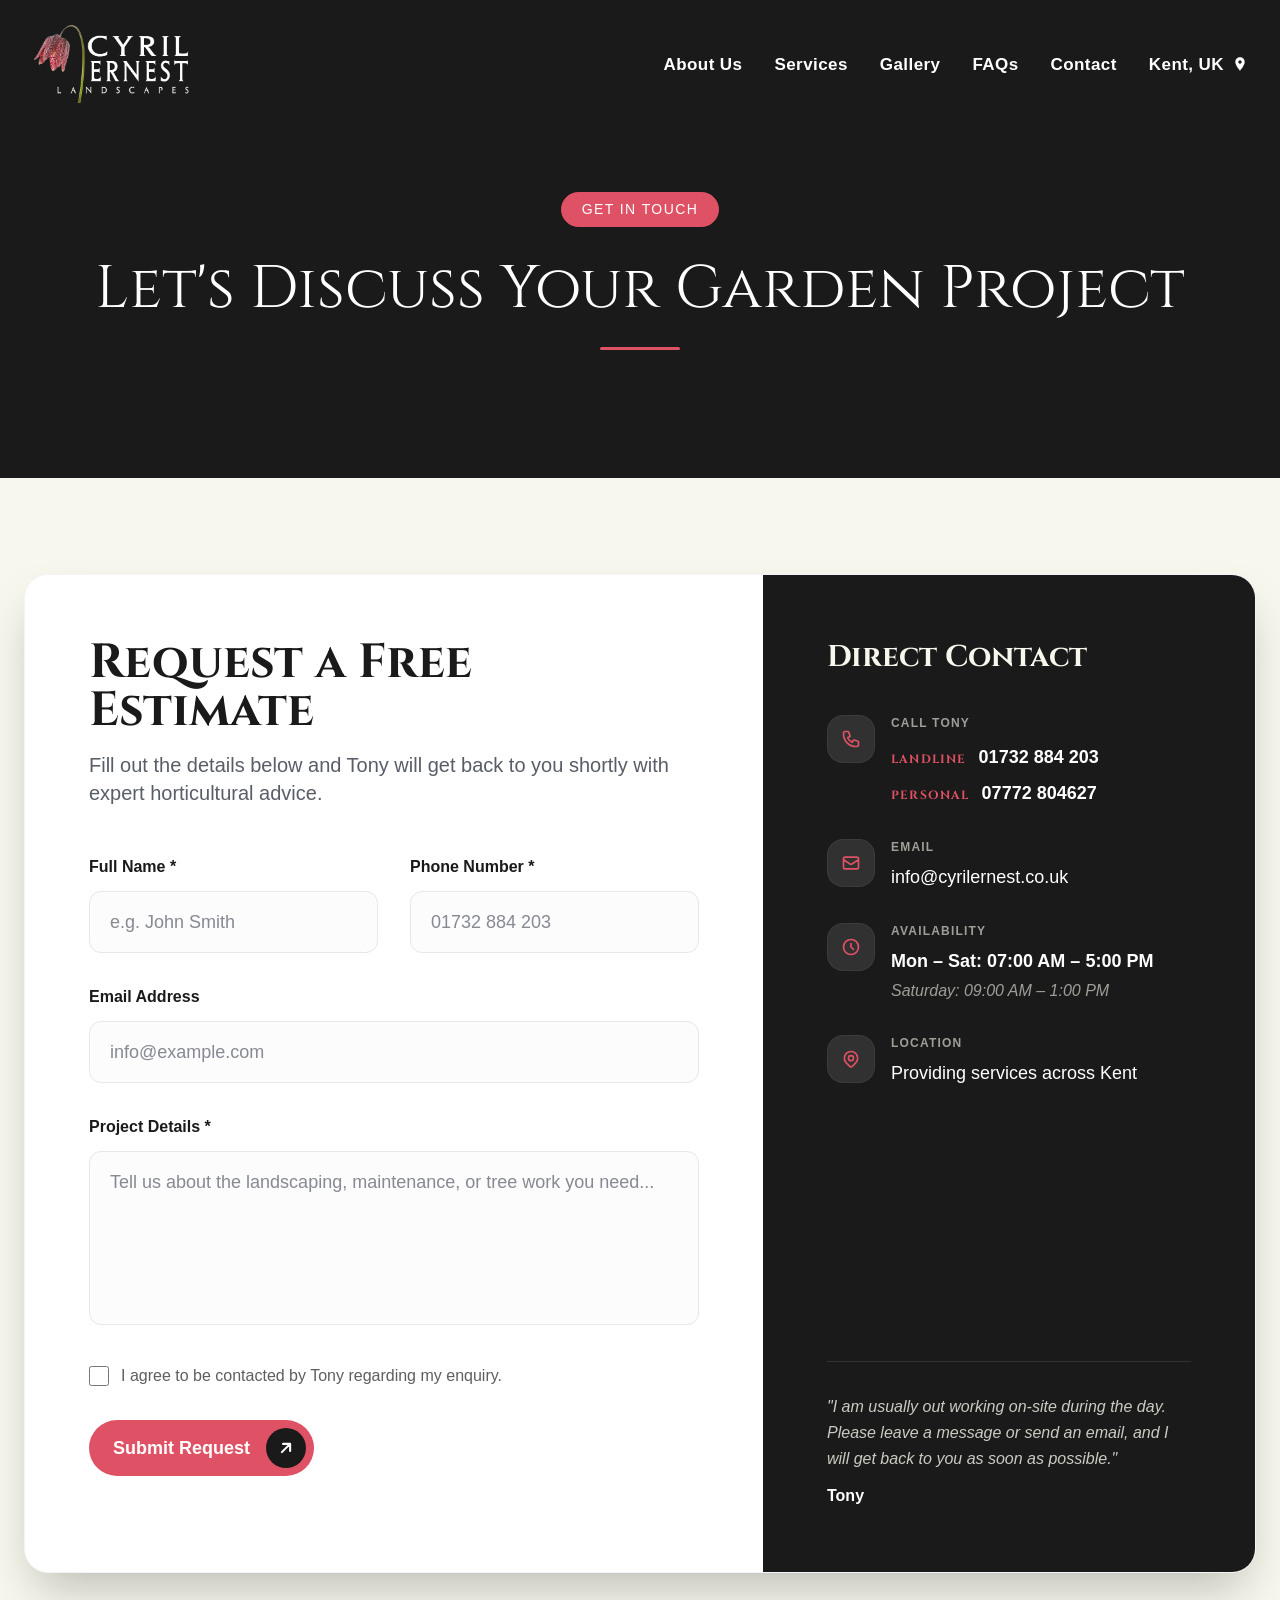
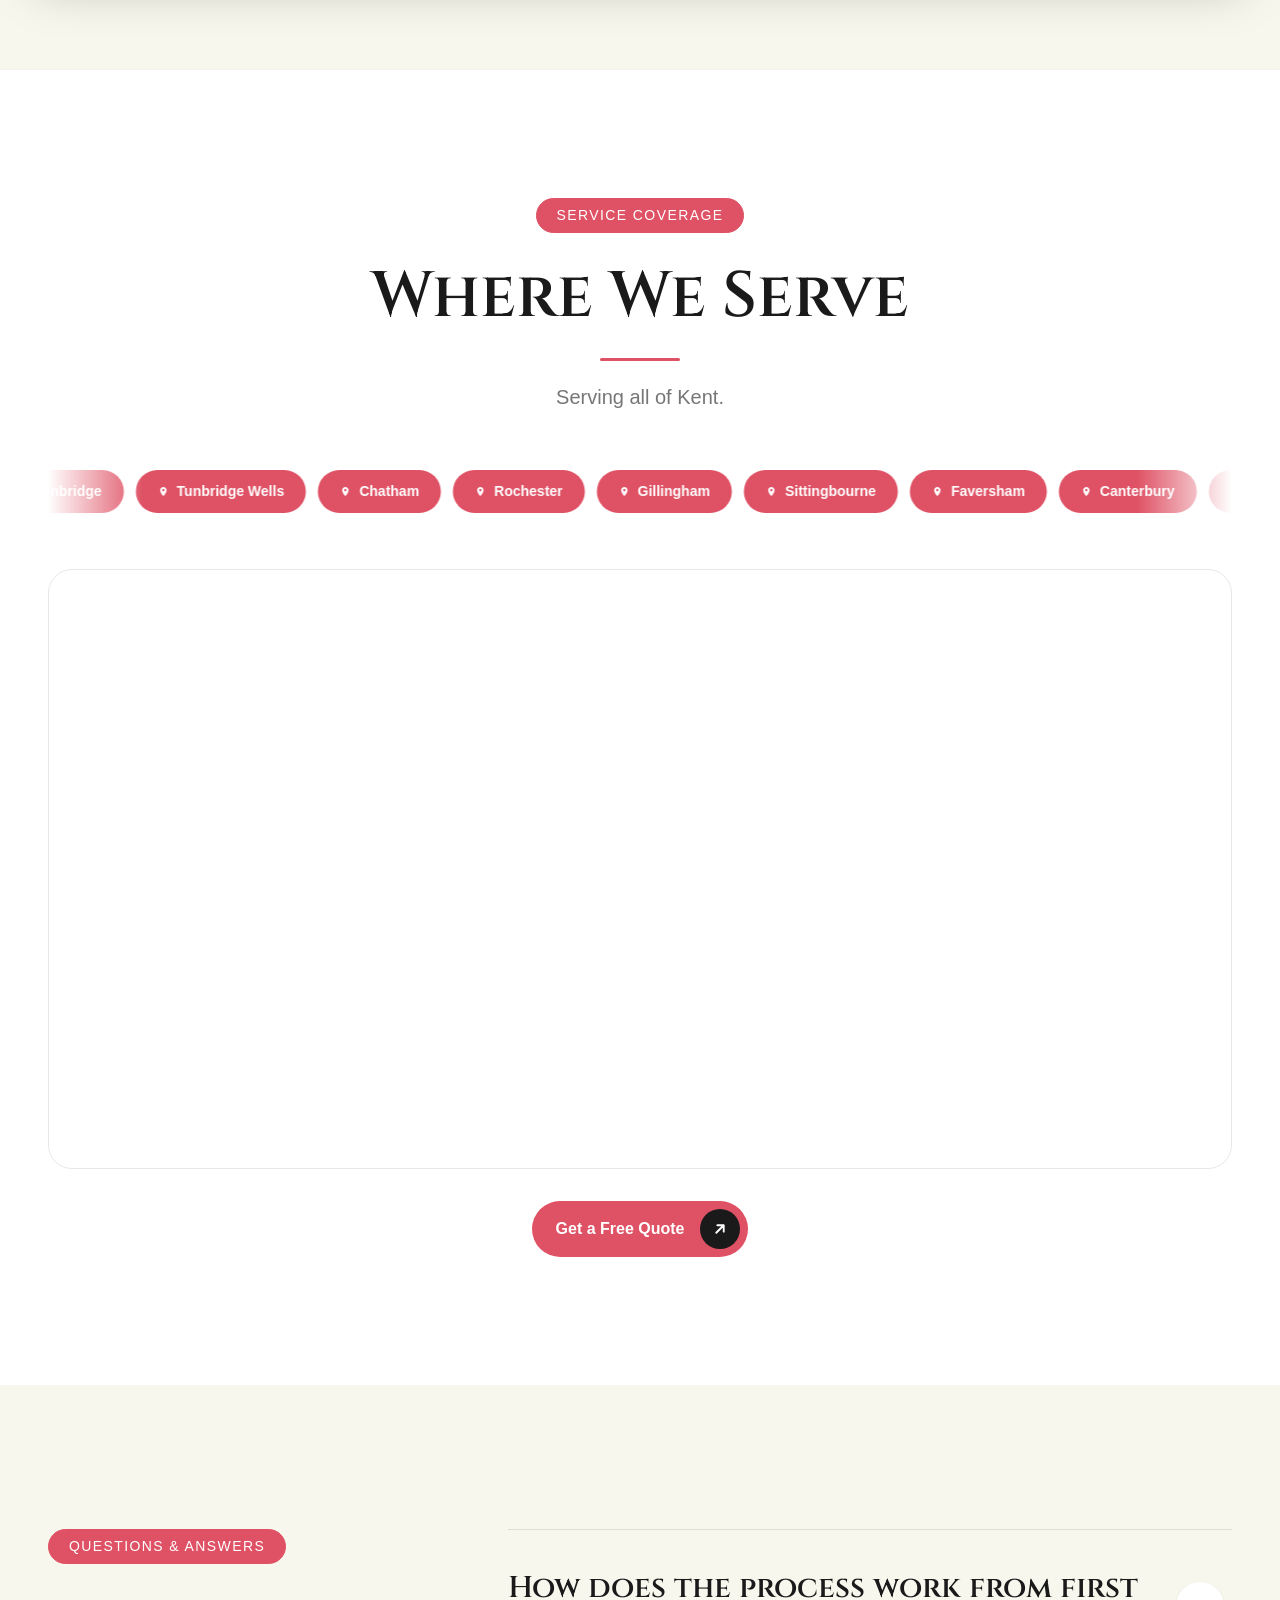
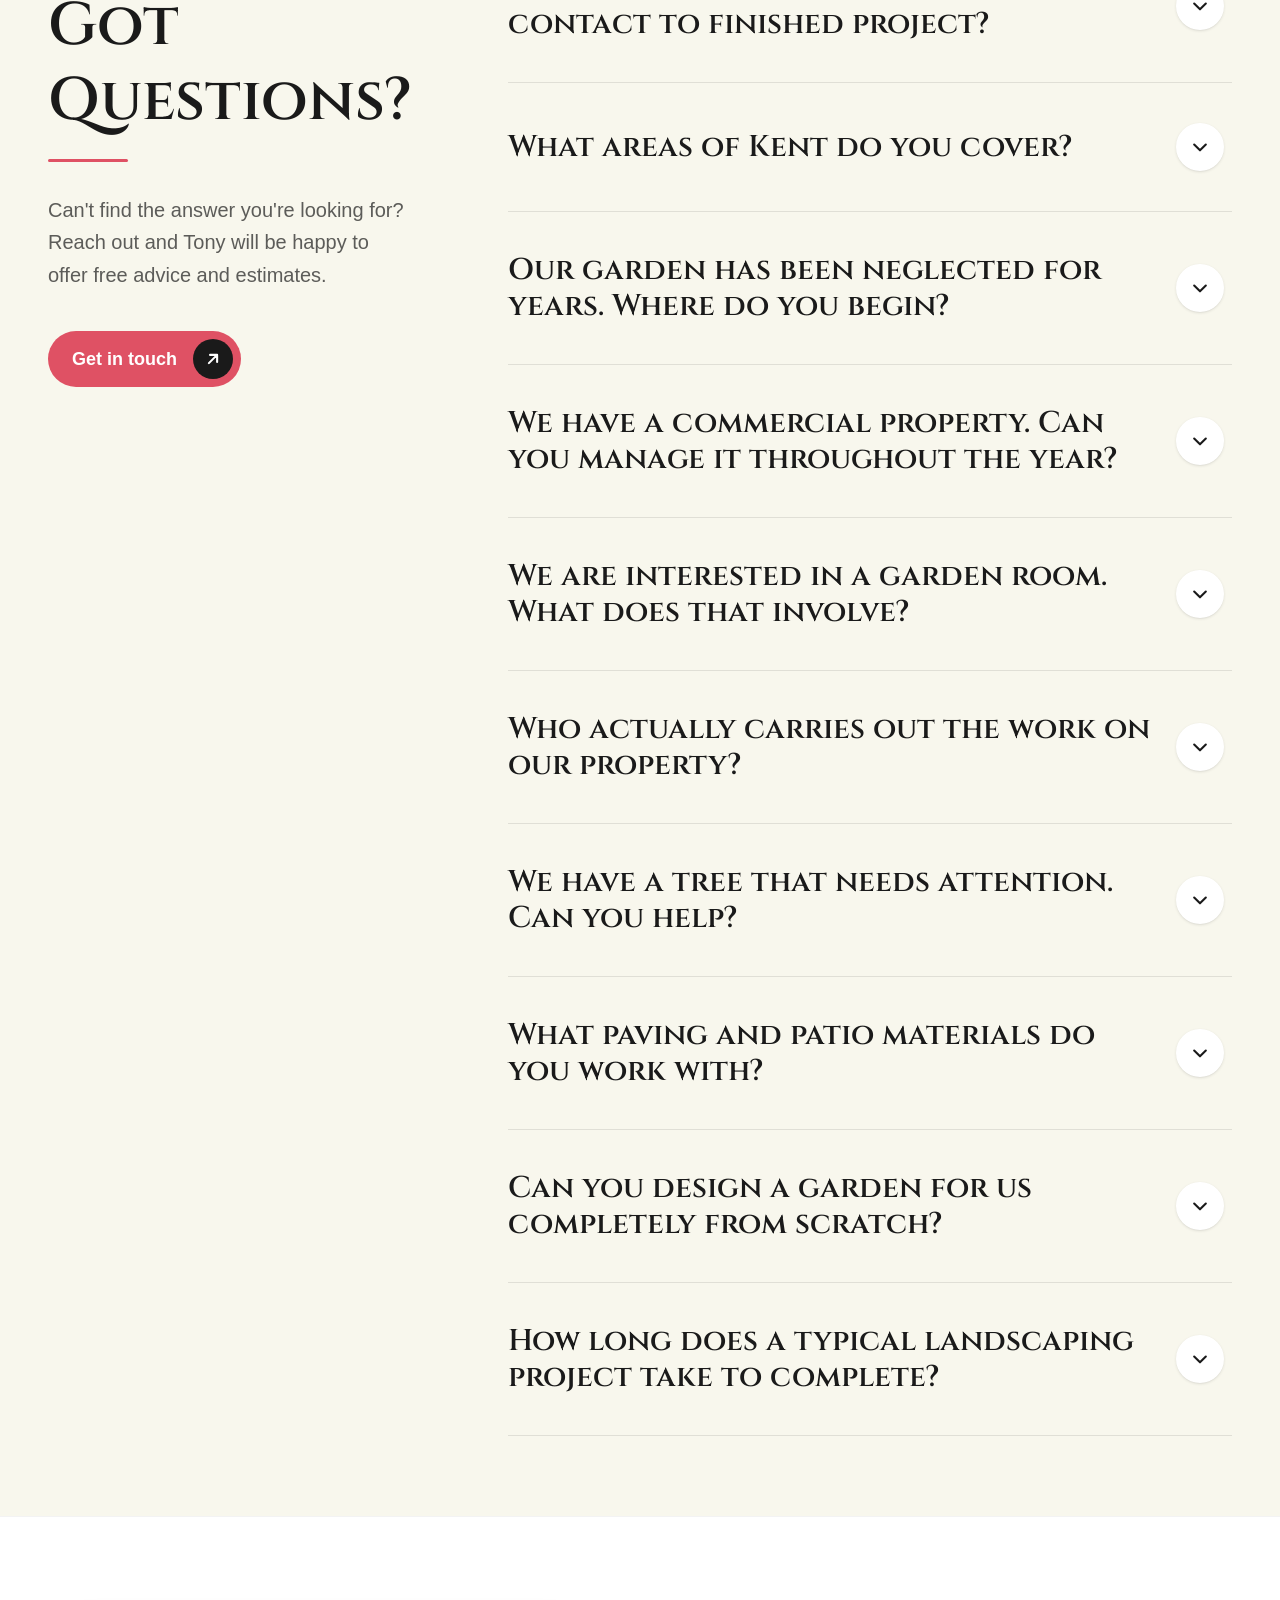
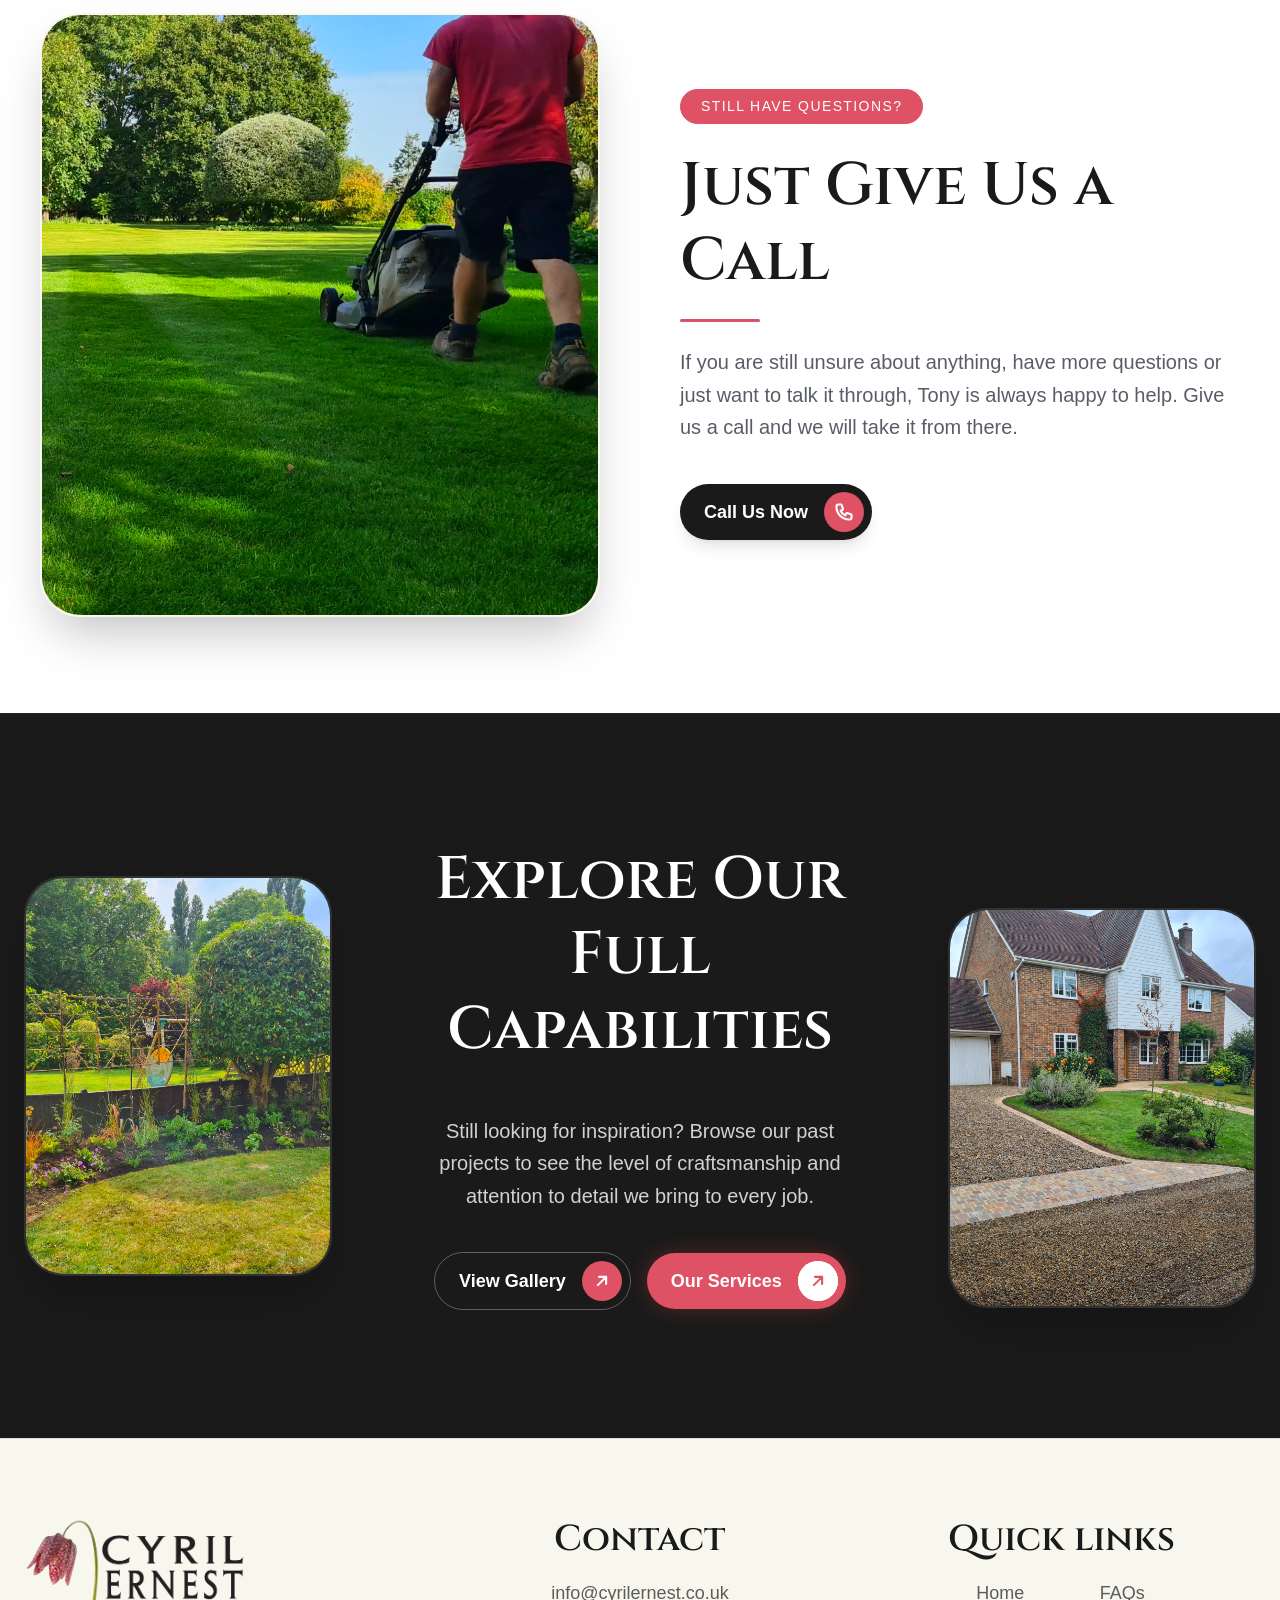
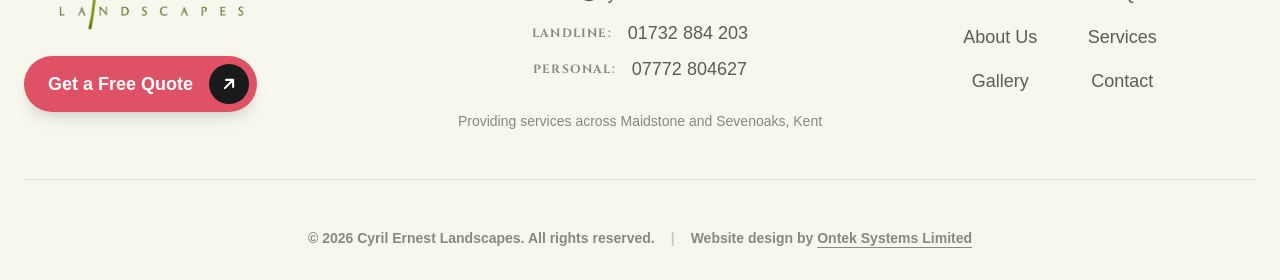
<file: contact.html>
<!DOCTYPE html>
<html lang="en" class="scroll-smooth">

<head>
    <meta charset="UTF-8" />
    <meta name="viewport" content="width=device-width, initial-scale=1.0" />

    <title>Contact Us | Cyril Ernest Landscapes | Bespoke Garden Landscaping | Cyril Ernest Landscapes</title>
    <meta name="description" content="Contact Tony at Cyril Ernest Landscapes for a free quote on garden design, landscaping, and maintenance in Maidstone, Sevenoaks, and Kent." />
    <link rel="canonical" href="https://cyrilernest.co.uk/contact.html" />

    <meta property="og:title" content="Contact Us | Cyril Ernest Landscapes | Bespoke Garden Landscaping | Cyril Ernest Landscapes" />
    <meta property="og:description" content="Contact Tony at Cyril Ernest Landscapes for a free quote on garden design, landscaping, and maintenance in Maidstone, Sevenoaks, and Kent." />
    <meta property="og:type" content="website" />
    <meta property="og:url" content="https://cyrilernest.co.uk/contact.html" />
    <meta property="og:image" content="https://cyrilernest.co.uk/assets/imgs/logo-dark.png" />

    <meta name="twitter:card" content="summary_large_image" />
    <meta name="twitter:title" content="Contact Us | Cyril Ernest Landscapes | Bespoke Garden Landscaping | Cyril Ernest Landscapes" />
    <meta name="twitter:description" content="Contact Tony at Cyril Ernest Landscapes for a free quote on garden design, landscaping, and maintenance in Maidstone, Sevenoaks, and Kent." />
    <meta name="twitter:image" content="https://cyrilernest.co.uk/assets/imgs/logo-dark.png" />

    <link rel="apple-touch-icon" sizes="180x180" href="apple-touch-icon.png">
    <link rel="icon" type="image/png" sizes="32x32" href="favicon-32x32.png">
    <link rel="icon" type="image/png" sizes="16x16" href="favicon-16x16.png">
    <link rel="manifest" href="site.webmanifest">
    <link rel="shortcut icon" href="favicon.ico">

    <link rel="preconnect" href="https://fonts.googleapis.com">
    <link rel="preconnect" href="https://fonts.gstatic.com" crossorigin>
    <link
        href="https://fonts.googleapis.com/css2?family=Cinzel:wght@400;500;600;700&display=swap"
        rel="stylesheet">

    <link rel="stylesheet" href="style.css">
</head>

<body class="flex flex-col min-h-screen bg-brand-beige text-brand-text antialiased">

    <div id="header-placeholder"></div>
<main class="bg-brand-beige min-h-screen">
    <script type="application/ld+json">
    {
      "@context": "https://schema.org",
      "@type": "LocalBusiness",
      "name": "Cyril Ernest Landscapes",
      "image": "https://cyrilernest.co.uk/assets/imgs/logo.png",
      "telephone": ["01732884203", "07772804627"],
      "email": "info@cyrilernest.co.uk",
      "address": {
        "@type": "PostalAddress",
        "addressRegion": "Kent",
        "addressLocality": "Maidstone",
        "addressRegion": "Kent",
        "postalCode": "ME14 2BY",
        "addressCountry": "UK"
      },
      "url": "https://cyrilernest.co.uk/contact.php",
      "openingHours": "Mo,Tu,We,Th,Fr 07:30-17:00, Sa 08:00-12:00",
      "contactPoint": {
        "@type": "ContactPoint",
        "telephone": ["01732884203", "07772804627"],
        "contactType": "customer service",
        "areaServed": ["Maidstone", "Sevenoaks", "Kent"],
        "availableLanguage": "English"
      }
    }
    </script>

    <section class="relative pt-32 pb-20 md:pt-48 md:pb-32 flex items-center justify-center overflow-hidden bg-brand-dark">
        <div class="w-full max-w-[98rem] mx-auto px-4 sm:px-6 lg:px-10 relative z-20 text-center text-white reveal reveal-up flex flex-col items-center">

            <span class="pill-label">
                Get In Touch
            </span>

            <h1 class="font-heading text-4xl md:text-5xl lg:text-6xl font-normal leading-tight relative pb-6 group/h2 flex flex-col items-center">
                Let's Discuss Your Garden Project
                <span class="section-bar absolute bottom-0 left-1/2 -translate-x-1/2 w-16 md:w-20 group-hover/h2:w-32 md:group-hover/h2:w-40"></span>
            </h1>

        </div>
    </section>

<section id="contact-form" class="py-16 md:py-24">
        <div class="container mx-auto px-6 max-w-[85rem]">
            <div class="bg-white rounded-3xl shadow-2xl overflow-hidden flex flex-col lg:flex-row border border-gray-100 reveal reveal-up">

                <!-- LEFT: Form -->
                <div class="lg:w-3/5 p-8 md:p-12 lg:p-16">
                    <h2 class="font-heading text-4xl md:text-5xl font-bold text-brand-dark mb-4">Request a Free Estimate</h2>
                    <p class="font-body text-xl text-brand-text/70 mb-12">Fill out the details below and Tony will get back to you shortly with expert horticultural advice.</p>

                    <form id="contact-form" class="space-y-8 font-body">
                        <!-- Honeypot for spam protection -->
                        <div style="display: none;">
                            <label for="botcheck">Leave this field empty</label>
                            <input type="text" name="botcheck" id="botcheck" tabindex="-1" autocomplete="off">
                        </div>

                        <div class="grid grid-cols-1 md:grid-cols-2 gap-8">
                            <div>
                                <label for="name" class="block text-base font-bold text-brand-dark mb-3">Full Name *</label>
                                <input type="text" id="name" name="name" required placeholder="e.g. John Smith"
                                    class="w-full px-5 py-4 rounded-xl border border-gray-200 focus:border-[#df5164] focus:ring-4 focus:ring-[#df5164]/10 outline-none transition-all bg-gray-50/50 text-lg">
                            </div>
                            <div>
                                <label for="phone" class="block text-base font-bold text-brand-dark mb-3">Phone Number *</label>
                                <input type="tel" id="phone" name="phone" required placeholder="01732 884 203"
                                    class="w-full px-5 py-4 rounded-xl border border-gray-200 focus:border-[#df5164] focus:ring-4 focus:ring-[#df5164]/10 outline-none transition-all bg-gray-50/50 text-lg">
                            </div>
                        </div>

                        <div>
                            <label for="email" class="block text-base font-bold text-brand-dark mb-3">Email Address</label>
                            <input type="email" id="email" name="email" placeholder="info@example.com"
                                class="w-full px-5 py-4 rounded-xl border border-gray-200 focus:border-[#df5164] focus:ring-4 focus:ring-[#df5164]/10 outline-none transition-all bg-gray-50/50 text-lg">
                        </div>

                        <div>
                            <label for="message" class="block text-base font-bold text-brand-dark mb-3">Project Details *</label>
                            <textarea id="message" name="message" required rows="5"
                                placeholder="Tell us about the landscaping, maintenance, or tree work you need..."
                                class="w-full px-5 py-4 rounded-xl border border-gray-200 focus:border-[#df5164] focus:ring-4 focus:ring-[#df5164]/10 outline-none transition-all bg-gray-50/50 resize-none text-lg"></textarea>
                        </div>

<div class="flex items-center gap-3">
    <input type="checkbox" id="consent" name="consent" required
        class="w-5 h-5 rounded border-gray-300 accent-[#df5164] cursor-pointer shrink-0">
    <label for="consent" class="text-base text-brand-dark/70 cursor-pointer">
        I agree to be contacted by Tony regarding my enquiry.
    </label>
</div>

                        <button id="submit-btn" type="submit" class="btn-pill group relative inline-flex items-center justify-between gap-4 pl-6 pr-2 py-2 bg-[#df5164] font-body font-bold text-lg rounded-full overflow-hidden transition-transform duration-500 hover:scale-105 border-none cursor-pointer">
                            <span class="absolute right-2 top-1/2 -translate-y-1/2 w-10 h-10 bg-brand-dark rounded-full transition-transform duration-700 ease-[cubic-bezier(0.19,1,0.22,1)] group-hover:scale-[25] z-0"></span>
                            <span id="submit-text" class="relative z-10 text-white transition-colors duration-500 group-hover:text-white">Submit Request</span>
                            <span class="relative z-10 w-10 h-10 flex items-center justify-center">
                                <svg class="w-5 h-5 text-white -rotate-45 transition-transform duration-500 ease-in-out group-hover:rotate-0" fill="none" stroke="currentColor" viewBox="0 0 24 24">
                                    <path stroke-linecap="round" stroke-linejoin="round" stroke-width="2.5" d="M5 12h14m-6-6l6 6-6 6"></path>
                                </svg>
                            </span>
                        </button>
                        <p id="form-error" class="hidden text-[#df5164] font-bold mt-4"></p>
                    </form>

                    <script>
                        document.addEventListener('DOMContentLoaded', () => {
                            const form = document.getElementById('contact-form');
                            const submitBtn = document.getElementById('submit-btn');
                            const submitText = document.getElementById('submit-text');
                            const formError = document.getElementById('form-error');

                            if (form && submitBtn) {
                                form.addEventListener('submit', (e) => {
                                    e.preventDefault();

                                    // Spambot honeypot check
                                    if (document.getElementById('botcheck').value !== '') {
                                        window.location.href = 'thank-you.html';
                                        return;
                                    }

                                    // Update Button State
                                    submitBtn.disabled = true;
                                    submitText.innerHTML = 'Sending...';
                                    submitBtn.classList.add('opacity-80', 'cursor-not-allowed');
                                    formError.classList.add('hidden');

                                    const formData = new FormData(form);

                                    // The specific Google Apps Script webhook from reference
                                    const webhookUrl = 'https://script.google.com/macros/s/AKfycbx41GRUXppT2pszgor1UeM-5-_HvfkkTBMKjC6jev0EY3ZeeBzNIttrq7_3x-RUOrdN/exec';

                                    fetch(webhookUrl, {
                                        method: 'POST',
                                        body: formData,
                                        mode: 'no-cors' // Google Script responses can't be read directly due to CORS
                                    })
                                    .then(() => {
                                        // Upon successful fetch transmission, route to success page
                                        window.location.href = 'thank-you.html';
                                    })
                                    .catch((error) => {
                                        console.error('Submission Error:', error);
                                        submitBtn.disabled = false;
                                        submitText.innerHTML = 'Error. Try Again.';
                                        submitBtn.classList.remove('opacity-80', 'cursor-not-allowed');
                                        
                                        formError.textContent = 'Network error. Please try again or give us a call direct: 01732 884 203';
                                        formError.classList.remove('hidden');
                                    });
                                });
                            }
                        });
                    </script>
                </div>

                <!-- RIGHT: Contact info -->
                <div class="lg:w-2/5 bg-brand-dark text-white p-8 md:p-12 lg:p-16 flex flex-col justify-between relative overflow-hidden">
                    <div class="relative z-10">
                        <h3 class="font-heading text-3xl font-bold mb-10 text-brand-beige">Direct Contact</h3>

                        <div class="space-y-8 font-body">

                            <!-- Phone -->
                            <div class="flex items-start gap-4 group">
                                <div class="w-12 h-12 bg-white/10 rounded-2xl flex items-center justify-center shrink-0 border border-white/5 transition-all duration-300 group-hover:bg-[#df5164] group-hover:scale-110 group-hover:border-[#df5164]">
                                    <svg aria-hidden="true" class="w-5 h-5 text-[#df5164] transition-colors duration-300 group-hover:text-white" fill="none" stroke="currentColor" viewBox="0 0 24 24">
                                        <path stroke-linecap="round" stroke-linejoin="round" stroke-width="2" d="M3 5a2 2 0 012-2h3.28a1 1 0 01.948.684l1.498 4.493a1 1 0 01-.502 1.21l-2.257 1.13a11.042 11.042 0 005.516 5.516l1.13-2.257a1 1 0 011.21-.502l4.493 1.498a1 1 0 01.684.949V19a2 2 0 01-2 2h-1C9.716 21 3 14.284 3 6V5z"></path>
                                    </svg>
                                </div>
                                <div class="flex-1 min-w-0">
                                    <p class="text-brand-beige/60 text-xs uppercase tracking-widest font-bold mb-3">Call Tony</p>
                                    <div class="flex flex-col gap-2">
                                        <div class="flex items-baseline gap-3">
                                            <span class="font-heading text-xs uppercase tracking-widest text-[#df5164] font-bold shrink-0">Landline</span>
                                            <a href="tel:01732884203" class="text-lg font-bold hover:text-[#df5164] transition-colors whitespace-nowrap">01732 884 203</a>
                                        </div>
                                        <div class="flex items-baseline gap-3">
                                            <span class="font-heading text-xs uppercase tracking-widest text-[#df5164] font-bold shrink-0">Personal</span>
                                            <a href="tel:07772804627" class="text-lg font-bold hover:text-[#df5164] transition-colors whitespace-nowrap">07772 804627</a>
                                        </div>
                                    </div>
                                </div>
                            </div>

                            <!-- Email -->
                            <div class="flex items-start gap-4 group">
                                <div class="w-12 h-12 bg-white/10 rounded-2xl flex items-center justify-center shrink-0 border border-white/5 transition-all duration-300 group-hover:bg-[#df5164] group-hover:scale-110 group-hover:border-[#df5164]">
                                    <svg aria-hidden="true" class="w-5 h-5 text-[#df5164] transition-colors duration-300 group-hover:text-white" fill="none" stroke="currentColor" viewBox="0 0 24 24">
                                        <path stroke-linecap="round" stroke-linejoin="round" stroke-width="2" d="M3 8l7.89 5.26a2 2 0 002.22 0L21 8M5 19h14a2 2 0 002-2V7a2 2 0 00-2-2H5a2 2 0 00-2 2v10a2 2 0 002 2z"></path>
                                    </svg>
                                </div>
                                <div class="flex-1 min-w-0">
                                    <p class="text-brand-beige/60 text-xs uppercase tracking-widest font-bold mb-2">Email</p>
                                    <a href="mailto:info@cyrilernest.co.uk" class="text-lg font-medium hover:text-[#df5164] transition-colors break-all">info@cyrilernest.co.uk</a>
                                </div>
                            </div>

                            <!-- Availability -->
                            <div class="flex items-start gap-4 group">
                                <div class="w-12 h-12 bg-white/10 rounded-2xl flex items-center justify-center shrink-0 border border-white/5 transition-all duration-300 group-hover:bg-[#df5164] group-hover:scale-110 group-hover:border-[#df5164]">
                                    <svg aria-hidden="true" class="w-5 h-5 text-[#df5164] transition-colors duration-300 group-hover:text-white" fill="none" stroke="currentColor" viewBox="0 0 24 24">
                                        <path stroke-linecap="round" stroke-linejoin="round" stroke-width="2" d="M12 8v4l3 3m6-3a9 9 0 11-18 0 9 9 0 0118 0z"></path>
                                    </svg>
                                </div>
                                <div class="flex-1 min-w-0">
                                    <p class="text-brand-beige/60 text-xs uppercase tracking-widest font-bold mb-2">Availability</p>
<p class="text-lg font-semibold text-white">Mon &ndash; Sat: 07:00 AM &ndash; 5:00 PM</p>
<p class="text-base text-brand-beige/60 mt-1 italic">Saturday: 09:00 AM &ndash; 1:00 PM</p>
                                </div>
                            </div>

                            <!-- Location -->
                            <div class="flex items-start gap-4 group">
                                <div class="w-12 h-12 bg-white/10 rounded-2xl flex items-center justify-center shrink-0 border border-white/5 transition-all duration-300 group-hover:bg-[#df5164] group-hover:scale-110 group-hover:border-[#df5164]">
                                    <svg aria-hidden="true" class="w-5 h-5 text-[#df5164] transition-colors duration-300 group-hover:text-white" fill="none" stroke="currentColor" viewBox="0 0 24 24">
                                        <path stroke-linecap="round" stroke-linejoin="round" stroke-width="2" d="M17.657 16.657L13.414 20.9a1.998 1.998 0 01-2.827 0l-4.244-4.243a8 8 0 1111.314 0z"></path>
                                        <path stroke-linecap="round" stroke-linejoin="round" stroke-width="2" d="M15 11a3 3 0 11-6 0 3 3 0 016 0z"></path>
                                    </svg>
                                </div>
                                <div class="flex-1 min-w-0">
                                    <p class="text-brand-beige/60 text-xs uppercase tracking-widest font-bold mb-2">Location</p>
                                    <p class="text-lg font-medium text-white leading-relaxed">Providing services across Kent</p>
                                </div>
                            </div>

                        </div>
                    </div>

                    <!-- Tony's note -->
                    <div class="relative z-10 mt-12 pt-8 border-t border-white/10">
                        <p class="font-body text-brand-beige/80 text-base leading-relaxed italic">
                            "I am usually out working on-site during the day. Please leave a message or send an email, and I will get back to you as soon as possible."
                        </p>
                        <span class="font-bold block mt-3 text-white">Tony</span>
                    </div>
                </div>

            </div>
        </div>
    </section>





<section class="py-16 md:py-24 lg:py-32 bg-white border-t border-brand-dark/5 overflow-hidden">
    <div class="w-full max-w-[98rem] mx-auto px-4 sm:px-6 lg:px-12 relative z-20">

        <div class="flex flex-col items-center text-center mb-12 reveal reveal-up">
            <span class="pill-label">Service Coverage</span>
            <h2 class="font-heading text-3xl sm:text-4xl md:text-5xl lg:text-[4rem] font-semibold text-brand-dark leading-tight relative pb-6 flex flex-col items-center group/h2">
                Where We Serve
                <span class="section-bar absolute bottom-0 left-1/2 -translate-x-1/2 w-16 md:w-20 group-hover/h2:w-32 md:group-hover/h2:w-40"></span>
            </h2>
            <p class="font-body text-sm sm:text-base md:text-lg lg:text-xl text-brand-dark/60 max-w-2xl mx-auto leading-relaxed mt-5">
                Serving all of Kent.
            </p>
        </div>

        <!-- Location pill carousel -->
        <div class="relative mb-12 reveal reveal-up overflow-hidden" style="transition-delay:60ms;">
            <!-- Fade edges -->
            <div class="absolute inset-y-0 left-0 w-16 sm:w-24 z-10 pointer-events-none" style="background:linear-gradient(to right,white,transparent);"></div>
            <div class="absolute inset-y-0 right-0 w-16 sm:w-24 z-10 pointer-events-none" style="background:linear-gradient(to left,white,transparent);"></div>

            <div class="kent-ticker-wrap" style="overflow:hidden;">
                <div id="kent-ticker" class="kent-ticker flex gap-3 py-2" style="width:max-content;">
                    <!-- Pills injected by JS -->
                </div>
            </div>
        </div>

        <div class="flex flex-col gap-5 xl:gap-8 reveal reveal-up w-full" style="transition-delay:100ms;">
            <div id="map-wrap" class="w-full rounded-2xl sm:rounded-[1.5rem] overflow-hidden border border-brand-dark/10 relative h-[400px] md:h-[500px] lg:h-[600px]">
                <iframe 
                    width="100%" 
                    height="100%" 
                    src="https://maps.google.com/maps?q=Kent,+UK&t=&z=9&ie=UTF8&iwloc=&output=embed" 
                    frameborder="0" 
                    scrolling="no" 
                    marginheight="0" 
                    marginwidth="0"
                    class="w-full h-full"
                    title="Cyril Ernest Landscapes Service Coverage in Kent, UK"
                ></iframe>
            </div>
        </div>

        <div class="mt-8 flex justify-center reveal reveal-up">
            <a href="contact.html"
                class="btn-pill group relative inline-flex items-center justify-between gap-4 pl-6 pr-2 py-2 bg-[#df5164] text-white font-body font-bold text-base rounded-full overflow-hidden transition-transform duration-500 hover:scale-105 border-none">
                <span class="absolute right-2 top-1/2 -translate-y-1/2 w-10 h-10 bg-[#1A1A1A] rounded-full transition-transform duration-700 ease-[cubic-bezier(0.19,1,0.22,1)] group-hover:scale-[25] z-0"></span>
                <span class="relative z-10 transition-colors duration-500 group-hover:text-white">Get a Free Quote</span>
                <span class="relative z-10 w-10 h-10 flex items-center justify-center">
                    <svg style="width:18px;height:18px;" fill="none" stroke="white" stroke-width="2.5" viewBox="0 0 24 24" class="-rotate-45 group-hover:rotate-0 transition-transform duration-500"><path stroke-linecap="round" stroke-linejoin="round" d="M5 12h14m-6-6l6 6-6 6"/></svg>
                </span>
            </a>
        </div>

    </div>
</section>

<style>
    .kent-ticker {
        will-change: transform;
        display: flex;
        gap: 0.75rem;
        width: max-content;
    }
    .kent-pill {
        display: inline-flex;
        align-items: center;
        gap: 8px;
        padding: 11px 22px;
        border-radius: 999px;
        border: none;
        background: #df5164;
        white-space: nowrap;
        font-family: 'Calibri', sans-serif;
        font-size: 14px;
        font-weight: 600;
        color: white;
        cursor: default;
        transition: background 0.35s cubic-bezier(0.4,0,0.2,1), transform 0.2s;
        user-select: none;
    }
    .kent-pill:hover {
        background: #1A1A1A;
        color: white;
        transform: scale(1.04);
    }
    .kent-pill svg { flex-shrink: 0; }
</style>

<script>
(function() {
    var kentTowns = [
        'Maidstone','Sevenoaks','Tonbridge','Tunbridge Wells','Chatham','Rochester',
        'Gillingham','Sittingbourne','Faversham','Canterbury','Whitstable','Herne Bay',
        'Margate','Ramsgate','Broadstairs','Deal','Dover','Folkestone','Hythe',
        'Ashford','Tenterden','Cranbrook','Headcorn','Staplehurst','Marden',
        'Paddock Wood','East Peckham','West Malling','Kings Hill','Snodland',
        'Aylesford','Bearsted','Loose','Otford','Shoreham','Swanley','Westerham',
        'Edenbridge','Hawkhurst','Goudhurst','Lenham','Charing','Hollingbourne',
        'Detling','Boxley','Bredhurst','Rainham','Newington','Queenborough',
        'Sheerness','Minster','Sandwich','Wingham','Bridge','Chartham',
        'Selling','Teynham','Bobbing','Iwade','Kemsley','Rodmersham'
    ];

    var pinPath = 'M12 2C8.13 2 5 5.13 5 9c0 5.25 7 13 7 13s7-7.75 7-13c0-3.87-3.13-7-7-7zm0 9.5c-1.38 0-2.5-1.12-2.5-2.5s1.12-2.5 2.5-2.5 2.5 1.12 2.5 2.5-1.12 2.5-2.5 2.5z';

    function makePill(town) {
        var pill = document.createElement('span');
        pill.className = 'kent-pill';
        var svg = document.createElementNS('http://www.w3.org/2000/svg','svg');
        svg.setAttribute('width','11'); svg.setAttribute('height','11');
        svg.setAttribute('viewBox','0 0 24 24'); svg.setAttribute('fill','white');
        var path = document.createElementNS('http://www.w3.org/2000/svg','path');
        path.setAttribute('d', pinPath);
        svg.appendChild(path);
        pill.appendChild(svg);
        pill.appendChild(document.createTextNode(town));
        return pill;
    }

    var strip = document.getElementById('kent-ticker');
    if (!strip) return;

    // Double for seamless loop
    kentTowns.concat(kentTowns).forEach(function(town) {
        strip.appendChild(makePill(town));
    });

    // RAF-based scroll
    // Base: ~58.8s per cycle (50s / 0.85 — additional 15% slower)
    // Hover: smoothly lerps speed multiplier down to 0.5 over ~1.5s
    var pos = 0;
    var hovered = false;
    var lastTime = null;
    var speedMult = 1.0;     // current multiplier (lerped)
    var targetMult = 1.0;    // 1.0 normal, 0.5 on hover
    var LERP = 0.036;        // ~0.5s to reach target speed

    var carouselWrap = strip.closest('.kent-ticker-wrap') || strip.parentElement;
    carouselWrap.addEventListener('mouseenter', function() { targetMult = 0.5; });
    carouselWrap.addEventListener('mouseleave', function() { targetMult = 1.0; });

    function tick(ts) {
        if (lastTime === null) { lastTime = ts; }
        var dt = ts - lastTime;
        lastTime = ts;

        // Smoothly ease speedMult toward target
        speedMult += (targetMult - speedMult) * LERP;

        var halfWidth = strip.scrollWidth / 2;
        // Base speed: halfWidth px over 58824ms (~15% slower than 50000ms)
        var baseSpeed = halfWidth / 58824; // px per ms
        var speed = baseSpeed * speedMult;

        pos += speed * dt;
        if (pos >= halfWidth) pos -= halfWidth;

        strip.style.transform = 'translateX(-' + pos + 'px)';
        requestAnimationFrame(tick);
    }

    requestAnimationFrame(tick);
})();
</script>

<section id="faq" class="relative min-h-[100svh] py-20 pt-28 md:pt-36 flex items-center justify-center bg-brand-beige">
        <div class="w-full max-w-[96rem] mx-auto px-4 sm:px-8 lg:px-12 relative z-20">

            <div class="flex flex-col lg:flex-row gap-12 lg:gap-24 relative w-full">

                <div class="w-full lg:w-1/3 relative">
                    <div class="lg:sticky lg:top-40 flex flex-col items-center text-center lg:items-start lg:text-left reveal reveal-up mt-8 lg:mt-0">

                        <span class="pill-label">Questions &amp; Answers</span>

                        <h2 class="font-heading text-4xl sm:text-5xl md:text-6xl font-semibold text-brand-dark leading-tight relative flex flex-col items-center lg:items-start pb-6 mb-8 group/h2">
                            Got Questions?
                            <span class="section-bar absolute bottom-0 left-1/2 -translate-x-1/2 lg:left-0 lg:translate-x-0 w-16 md:w-20 group-hover/h2:w-32 md:group-hover/h2:w-40"></span>
                        </h2>

                        <p class="font-body text-base sm:text-lg md:text-xl text-brand-dark/70 mb-10 max-w-sm leading-relaxed">
                            Can't find the answer you're looking for? Reach out and Tony will be happy to offer free advice and estimates.
                        </p>

                        <a href="contact.html" class="btn-pill group relative inline-flex items-center justify-between gap-4 pl-6 pr-2 py-2 bg-[#df5164] text-white font-body font-bold text-lg rounded-full overflow-hidden transition-transform duration-500 hover:scale-105 border-none">
                            <span class="absolute right-2 top-1/2 -translate-y-1/2 w-10 h-10 bg-brand-dark rounded-full transition-transform duration-700 ease-[cubic-bezier(0.19,1,0.22,1)] group-hover:scale-[25] z-0"></span>
                            <span class="relative z-10 transition-colors duration-500">Get in touch</span>
                            <span class="relative z-10 w-10 h-10 flex items-center justify-center">
                                <svg class="w-5 h-5 text-white -rotate-45 transition-transform duration-500 ease-in-out group-hover:rotate-0" fill="none" stroke="currentColor" viewBox="0 0 24 24">
                                    <path stroke-linecap="round" stroke-linejoin="round" stroke-width="2.5" d="M5 12h14m-6-6l6 6-6 6"></path>
                                </svg>
                            </span>
                        </a>
                    </div>
                </div>

                <div class="w-full lg:w-2/3 reveal reveal-up" style="transition-delay: 150ms;" itemscope itemtype="https://schema.org/FAQPage">
                    <div class="space-y-0 font-body border-t border-brand-dark/10">

                        <details class="group border-b border-brand-dark/10" itemscope itemprop="mainEntity" itemtype="https://schema.org/Question">
                            <summary class="flex justify-between items-center cursor-pointer list-none py-8 md:py-10 pr-2" itemprop="name">
                                <span class="font-heading text-xl sm:text-2xl lg:text-3xl font-semibold text-brand-dark pr-6">How does the process work from first contact to finished project?</span>
                                <span class="flex-shrink-0 w-10 h-10 md:w-12 md:h-12 rounded-full bg-white flex items-center justify-center text-brand-dark shadow-sm transition-transform duration-300 group-open:rotate-180">
                                    <svg class="w-5 h-5" fill="none" stroke="currentColor" viewBox="0 0 24 24"><path stroke-linecap="round" stroke-linejoin="round" stroke-width="2.5" d="M19 9l-7 7-7-7"></path></svg>
                                </span>
                            </summary>
                            <div class="text-brand-dark/70 pb-8 md:pb-10 text-base sm:text-lg lg:text-xl leading-relaxed pr-8 md:pr-12" itemscope itemprop="acceptedAnswer" itemtype="https://schema.org/Answer">
                                <span itemprop="text">Get in touch by phone or email and Tony will arrange a visit to see your garden and discuss what you have in mind. You will then receive a clear, itemised estimate with no hidden costs. Once you are happy to proceed we will schedule the work around you and keep you updated throughout.</span>
                            </div>
                        </details>

                        <details class="group border-b border-brand-dark/10" itemscope itemprop="mainEntity" itemtype="https://schema.org/Question">
                            <summary class="flex justify-between items-center cursor-pointer list-none py-8 md:py-10 pr-2" itemprop="name">
                                <span class="font-heading text-xl sm:text-2xl lg:text-3xl font-semibold text-brand-dark pr-6">What areas of Kent do you cover?</span>
                                <span class="flex-shrink-0 w-10 h-10 md:w-12 md:h-12 rounded-full bg-white flex items-center justify-center text-brand-dark shadow-sm transition-transform duration-300 group-open:rotate-180">
                                    <svg class="w-5 h-5" fill="none" stroke="currentColor" viewBox="0 0 24 24"><path stroke-linecap="round" stroke-linejoin="round" stroke-width="2.5" d="M19 9l-7 7-7-7"></path></svg>
                                </span>
                            </summary>
                            <div class="text-brand-dark/70 pb-8 md:pb-10 text-base sm:text-lg lg:text-xl leading-relaxed pr-8 md:pr-12" itemscope itemprop="acceptedAnswer" itemtype="https://schema.org/Answer">
                                <span itemprop="text">We are based in Kent and work throughout the whole of Kent. If you are unsure whether we cover your area just give us a call and we will confirm straight away.</span>
                            </div>
                        </details>

                        <details class="group border-b border-brand-dark/10" itemscope itemprop="mainEntity" itemtype="https://schema.org/Question">
                            <summary class="flex justify-between items-center cursor-pointer list-none py-8 md:py-10 pr-2" itemprop="name">
                                <span class="font-heading text-xl sm:text-2xl lg:text-3xl font-semibold text-brand-dark pr-6">Our garden has been neglected for years. Where do you begin?</span>
                                <span class="flex-shrink-0 w-10 h-10 md:w-12 md:h-12 rounded-full bg-white flex items-center justify-center text-brand-dark shadow-sm transition-transform duration-300 group-open:rotate-180">
                                    <svg class="w-5 h-5" fill="none" stroke="currentColor" viewBox="0 0 24 24"><path stroke-linecap="round" stroke-linejoin="round" stroke-width="2.5" d="M19 9l-7 7-7-7"></path></svg>
                                </span>
                            </summary>
                            <div class="text-brand-dark/70 pb-8 md:pb-10 text-base sm:text-lg lg:text-xl leading-relaxed pr-8 md:pr-12" itemscope itemprop="acceptedAnswer" itemtype="https://schema.org/Answer">
                                <span itemprop="text">This is one of our most common enquiries. Tony will visit the property, assess what is there and put together a clear plan. That might be a one-off clearance, a full redesign or a phased programme of work. We have restored all kinds of gardens from mildly overgrown to completely wild.</span>
                            </div>
                        </details>

                        <details class="group border-b border-brand-dark/10" itemscope itemprop="mainEntity" itemtype="https://schema.org/Question">
                            <summary class="flex justify-between items-center cursor-pointer list-none py-8 md:py-10 pr-2" itemprop="name">
                                <span class="font-heading text-xl sm:text-2xl lg:text-3xl font-semibold text-brand-dark pr-6">We have a commercial property. Can you manage it throughout the year?</span>
                                <span class="flex-shrink-0 w-10 h-10 md:w-12 md:h-12 rounded-full bg-white flex items-center justify-center text-brand-dark shadow-sm transition-transform duration-300 group-open:rotate-180">
                                    <svg class="w-5 h-5" fill="none" stroke="currentColor" viewBox="0 0 24 24"><path stroke-linecap="round" stroke-linejoin="round" stroke-width="2.5" d="M19 9l-7 7-7-7"></path></svg>
                                </span>
                            </summary>
                            <div class="text-brand-dark/70 pb-8 md:pb-10 text-base sm:text-lg lg:text-xl leading-relaxed pr-8 md:pr-12" itemscope itemprop="acceptedAnswer" itemtype="https://schema.org/Answer">
                                <span itemprop="text">Absolutely. We work with both residential and commercial clients on regular maintenance contracts covering lawn care, hedge trimming, seasonal clearances and pruning. We will agree a schedule that keeps your grounds looking their best all year round.</span>
                            </div>
                        </details>

                        <details class="group border-b border-brand-dark/10" itemscope itemprop="mainEntity" itemtype="https://schema.org/Question">
                            <summary class="flex justify-between items-center cursor-pointer list-none py-8 md:py-10 pr-2" itemprop="name">
                                <span class="font-heading text-xl sm:text-2xl lg:text-3xl font-semibold text-brand-dark pr-6">We are interested in a garden room. What does that involve?</span>
                                <span class="flex-shrink-0 w-10 h-10 md:w-12 md:h-12 rounded-full bg-white flex items-center justify-center text-brand-dark shadow-sm transition-transform duration-300 group-open:rotate-180">
                                    <svg class="w-5 h-5" fill="none" stroke="currentColor" viewBox="0 0 24 24"><path stroke-linecap="round" stroke-linejoin="round" stroke-width="2.5" d="M19 9l-7 7-7-7"></path></svg>
                                </span>
                            </summary>
                            <div class="text-brand-dark/70 pb-8 md:pb-10 text-base sm:text-lg lg:text-xl leading-relaxed pr-8 md:pr-12" itemscope itemprop="acceptedAnswer" itemtype="https://schema.org/Answer">
                                <span itemprop="text">We design and build fully insulated bespoke garden rooms entirely in-house from the initial concept through to the finished structure. Whether you need a home office, a studio or a quiet retreat, we handle everything ourselves to ensure the result meets our quality standard.</span>
                            </div>
                        </details>

                        <details class="group border-b border-brand-dark/10" itemscope itemprop="mainEntity" itemtype="https://schema.org/Question">
                            <summary class="flex justify-between items-center cursor-pointer list-none py-8 md:py-10 pr-2" itemprop="name">
                                <span class="font-heading text-xl sm:text-2xl lg:text-3xl font-semibold text-brand-dark pr-6">Who actually carries out the work on our property?</span>
                                <span class="flex-shrink-0 w-10 h-10 md:w-12 md:h-12 rounded-full bg-white flex items-center justify-center text-brand-dark shadow-sm transition-transform duration-300 group-open:rotate-180">
                                    <svg class="w-5 h-5" fill="none" stroke="currentColor" viewBox="0 0 24 24"><path stroke-linecap="round" stroke-linejoin="round" stroke-width="2.5" d="M19 9l-7 7-7-7"></path></svg>
                                </span>
                            </summary>
                            <div class="text-brand-dark/70 pb-8 md:pb-10 text-base sm:text-lg lg:text-xl leading-relaxed pr-8 md:pr-12" itemscope itemprop="acceptedAnswer" itemtype="https://schema.org/Answer">
                                <span itemprop="text">Every job is carried out by our own dedicated in-house team and never by subcontractors. This is central to the Cyril Ernest standard. It means consistent quality, reliable communication and the same level of care on every single visit to your property.</span>
                            </div>
                        </details>

                        <details class="group border-b border-brand-dark/10" itemscope itemprop="mainEntity" itemtype="https://schema.org/Question">
                            <summary class="flex justify-between items-center cursor-pointer list-none py-8 md:py-10 pr-2" itemprop="name">
                                <span class="font-heading text-xl sm:text-2xl lg:text-3xl font-semibold text-brand-dark pr-6">We have a tree that needs attention. Can you help?</span>
                                <span class="flex-shrink-0 w-10 h-10 md:w-12 md:h-12 rounded-full bg-white flex items-center justify-center text-brand-dark shadow-sm transition-transform duration-300 group-open:rotate-180">
                                    <svg class="w-5 h-5" fill="none" stroke="currentColor" viewBox="0 0 24 24"><path stroke-linecap="round" stroke-linejoin="round" stroke-width="2.5" d="M19 9l-7 7-7-7"></path></svg>
                                </span>
                            </summary>
                            <div class="text-brand-dark/70 pb-8 md:pb-10 text-base sm:text-lg lg:text-xl leading-relaxed pr-8 md:pr-12" itemscope itemprop="acceptedAnswer" itemtype="https://schema.org/Answer">
                                <span itemprop="text">Yes. Our team is trained in professional arboriculture and handles everything from crown reductions and seasonal pruning through to full tree removal and stump grinding. We work safely and carefully with full consideration for your garden and neighbouring properties.</span>
                            </div>
                        </details>

                        <details class="group border-b border-brand-dark/10" itemscope itemprop="mainEntity" itemtype="https://schema.org/Question">
                            <summary class="flex justify-between items-center cursor-pointer list-none py-8 md:py-10 pr-2" itemprop="name">
                                <span class="font-heading text-xl sm:text-2xl lg:text-3xl font-semibold text-brand-dark pr-6">What paving and patio materials do you work with?</span>
                                <span class="flex-shrink-0 w-10 h-10 md:w-12 md:h-12 rounded-full bg-white flex items-center justify-center text-brand-dark shadow-sm transition-transform duration-300 group-open:rotate-180">
                                    <svg class="w-5 h-5" fill="none" stroke="currentColor" viewBox="0 0 24 24"><path stroke-linecap="round" stroke-linejoin="round" stroke-width="2.5" d="M19 9l-7 7-7-7"></path></svg>
                                </span>
                            </summary>
                            <div class="text-brand-dark/70 pb-8 md:pb-10 text-base sm:text-lg lg:text-xl leading-relaxed pr-8 md:pr-12" itemscope itemprop="acceptedAnswer" itemtype="https://schema.org/Answer">
                                <span itemprop="text">We work with a wide range of high-quality materials tailored to your aesthetic preferences and budget. This includes natural sandstone, modern porcelain paving, traditional block paving and granite setts. Tony will advise on the best option for your garden and how you plan to use the space.</span>
                            </div>
                        </details>

                        <details class="group border-b border-brand-dark/10" itemscope itemprop="mainEntity" itemtype="https://schema.org/Question">
                            <summary class="flex justify-between items-center cursor-pointer list-none py-8 md:py-10 pr-2" itemprop="name">
                                <span class="font-heading text-xl sm:text-2xl lg:text-3xl font-semibold text-brand-dark pr-6">Can you design a garden for us completely from scratch?</span>
                                <span class="flex-shrink-0 w-10 h-10 md:w-12 md:h-12 rounded-full bg-white flex items-center justify-center text-brand-dark shadow-sm transition-transform duration-300 group-open:rotate-180">
                                    <svg class="w-5 h-5" fill="none" stroke="currentColor" viewBox="0 0 24 24"><path stroke-linecap="round" stroke-linejoin="round" stroke-width="2.5" d="M19 9l-7 7-7-7"></path></svg>
                                </span>
                            </summary>
                            <div class="text-brand-dark/70 pb-8 md:pb-10 text-base sm:text-lg lg:text-xl leading-relaxed pr-8 md:pr-12" itemscope itemprop="acceptedAnswer" itemtype="https://schema.org/Answer">
                                <span itemprop="text">Absolutely. Tony brings extensive formal horticultural training to every project and can create complete bespoke garden design schemes with tailored planting plans. We take into account your soil, aspect, light levels and how you want to use the space so the result feels entirely personal to you.</span>
                            </div>
                        </details>

                        <details class="group border-b border-brand-dark/10" itemscope itemprop="mainEntity" itemtype="https://schema.org/Question">
                            <summary class="flex justify-between items-center cursor-pointer list-none py-8 md:py-10 pr-2" itemprop="name">
                                <span class="font-heading text-xl sm:text-2xl lg:text-3xl font-semibold text-brand-dark pr-6">How long does a typical landscaping project take to complete?</span>
                                <span class="flex-shrink-0 w-10 h-10 md:w-12 md:h-12 rounded-full bg-white flex items-center justify-center text-brand-dark shadow-sm transition-transform duration-300 group-open:rotate-180">
                                    <svg class="w-5 h-5" fill="none" stroke="currentColor" viewBox="0 0 24 24"><path stroke-linecap="round" stroke-linejoin="round" stroke-width="2.5" d="M19 9l-7 7-7-7"></path></svg>
                                </span>
                            </summary>
                            <div class="text-brand-dark/70 pb-8 md:pb-10 text-base sm:text-lg lg:text-xl leading-relaxed pr-8 md:pr-12" itemscope itemprop="acceptedAnswer" itemtype="https://schema.org/Answer">
                                <span itemprop="text">It depends entirely on the scope of the work. A patio or one-off clearance might take a few days while a full garden transformation could span several weeks. Tony will give you a realistic timeframe during the initial visit so you always know what to expect before anything begins.</span>
                            </div>
                        </details>

                    </div>
                </div>

            </div>
        </div>
    </section>

    <section class="py-16 md:py-24 bg-white border-t border-brand-dark/5 overflow-hidden">
        <div class="w-full max-w-[98rem] mx-auto px-4 sm:px-6 lg:px-10 relative z-20">

            <div class="flex flex-col lg:flex-row items-center gap-12 lg:gap-20 reveal reveal-up">

                <div class="w-full lg:w-1/2">
                    <div class="relative rounded-[2.5rem] overflow-hidden shadow-2xl border-2 border-brand-beige group">
                        <img src="assets/Tony%20Best%20Pictures/General/general_8.webp" alt="Tony mowing a lawn at a landscaped property" loading="lazy" class="w-full h-80 md:h-[500px] lg:h-[600px] object-cover object-right transition-transform duration-700 group-hover:scale-105">
                    </div>
                </div>

                <div class="w-full lg:w-1/2 flex flex-col items-center text-center lg:items-start lg:text-left">

                    <span class="pill-label">
                        Still Have Questions?
                    </span>

                    <h2 class="font-heading text-4xl md:text-5xl lg:text-6xl font-semibold text-brand-dark leading-tight relative pb-6 group/h2 flex flex-col items-center lg:items-start">
                        Just Give Us a Call
                        <span class="section-bar absolute bottom-0 left-1/2 -translate-x-1/2 lg:left-0 lg:translate-x-0 w-16 md:w-20 group-hover/h2:w-32 md:group-hover/h2:w-40"></span>
                    </h2>

                    <p class="font-body text-lg lg:text-xl text-brand-text/70 mt-6 max-w-xl mx-auto lg:mx-0 leading-relaxed">
                        If you are still unsure about anything, have more questions or just want to talk it through, Tony is always happy to help. Give us a call and we will take it from there.
                    </p>

                    <div class="mt-10 flex justify-center lg:justify-start w-full">
                        <a href="tel:01732884203" class="btn-pill group relative inline-flex items-center justify-between gap-4 pl-6 pr-2 py-2 bg-brand-dark text-white font-body font-bold text-lg rounded-full overflow-hidden transition-all duration-500 hover:scale-105 shadow-lg">
                            <span class="absolute right-2 top-1/2 -translate-y-1/2 w-10 h-10 bg-[#df5164] rounded-full transition-transform duration-700 ease-[cubic-bezier(0.19,1,0.22,1)] group-hover:scale-[25] z-0"></span>
                            <span class="relative z-10 transition-colors duration-500 group-hover:text-white">Call Us Now</span>
                            <span class="relative z-10 w-10 h-10 flex items-center justify-center">
                                <svg class="w-5 h-5 text-white" fill="none" stroke="currentColor" viewBox="0 0 24 24">
                                    <path stroke-linecap="round" stroke-linejoin="round" stroke-width="2.5" d="M3 5a2 2 0 012-2h3.28a1 1 0 01.948.684l1.498 4.493a1 1 0 01-.502 1.21l-2.257 1.13a11.042 11.042 0 005.516 5.516l1.13-2.257a1 1 0 011.21-.502l4.493 1.498a1 1 0 01.684.949V19a2 2 0 01-2 2h-1C9.716 21 3 14.284 3 6V5z"></path>
                                </svg>
                            </span>
                        </a>
                    </div>

                </div>

            </div>

        </div>
    </section>

<section class="py-24 md:py-32 bg-brand-dark text-white overflow-hidden relative border-t border-white/5">

        <div class="container mx-auto px-6 max-w-[90rem] relative z-20">

            <div class="flex flex-col lg:flex-row items-center justify-between gap-12 lg:gap-8">

                <div class="w-full lg:w-3/12 reveal reveal-up order-2 lg:order-1 flex justify-center lg:justify-start">
                    <div class="relative w-full max-w-sm lg:max-w-none h-[300px] lg:h-[400px] rounded-[2.5rem] overflow-hidden shadow-2xl border-2 border-white/10 group">
                        <img src="assets/Tony%20Best%20Pictures/Bespoke%20Planting%20Plans/planting_2.webp" alt="A freshly paved patio and landscaped garden" loading="lazy" class="absolute inset-0 w-full h-full object-cover transition-transform duration-700 group-hover:scale-105">
                    </div>
                </div>

                <div class="w-full lg:w-5/12 text-center reveal reveal-up order-1 lg:order-2 flex flex-col items-center">

                    <h2 class="font-heading text-4xl md:text-5xl lg:text-6xl font-semibold text-white leading-tight relative pb-6 group/h2 flex flex-col items-center mb-6">
                        Explore Our Full Capabilities
                    </h2>

                    <p class="font-body text-lg lg:text-xl text-white/80 mb-10 max-w-md mx-auto leading-relaxed">
                        Still looking for inspiration? Browse our past projects to see the level of craftsmanship and attention to detail we bring to every job.
                    </p>

                    <div class="flex flex-col sm:flex-row gap-4 justify-center items-center">
                        <a href="gallery.html" class="btn-pill group relative inline-flex items-center justify-between gap-4 pl-6 pr-2 py-2 bg-transparent border border-white/30 font-body font-bold text-lg rounded-full overflow-hidden transition-all duration-500 hover:scale-105 hover:border-[#df5164]">
                            <span class="absolute right-2 top-1/2 -translate-y-1/2 w-10 h-10 bg-[#df5164] rounded-full transition-transform duration-700 ease-[cubic-bezier(0.19,1,0.22,1)] group-hover:scale-[25] z-0"></span>
                            <span class="relative z-10 text-white transition-colors duration-500 group-hover:text-white">View Gallery</span>
                            <span class="relative z-10 w-10 h-10 flex items-center justify-center">
                                <svg class="w-5 h-5 text-white transition-colors duration-500 -rotate-45 transition-transform duration-500 ease-in-out group-hover:rotate-0" fill="none" stroke="currentColor" viewBox="0 0 24 24">
                                    <path stroke-linecap="round" stroke-linejoin="round" stroke-width="2.5" d="M5 12h14m-6-6l6 6-6 6"></path>
                                </svg>
                            </span>
                        </a>

<a href="services.html" class="btn-pill group relative inline-flex items-center justify-between gap-4 pl-6 pr-2 py-2 bg-[#df5164] shadow-[0_0_20px_rgba(231,64,64,0.3)] font-body font-bold text-lg rounded-full overflow-hidden transition-all duration-500 hover:scale-105 border-none">
    <span class="absolute right-2 top-1/2 -translate-y-1/2 w-10 h-10 bg-white rounded-full transition-transform duration-700 ease-[cubic-bezier(0.19,1,0.22,1)] group-hover:scale-[25] z-0"></span>
    <span class="relative z-10 text-white transition-colors duration-500 group-hover:text-brand-dark">Our Services</span>
    <span class="relative z-10 w-10 h-10 bg-white rounded-full flex items-center justify-center transition-colors duration-700 group-hover:bg-brand-dark">
        <svg class="w-5 h-5 text-[#df5164] -rotate-45 transition-transform duration-500 ease-in-out group-hover:rotate-0 group-hover:text-white" fill="none" stroke="currentColor" viewBox="0 0 24 24">
            <path stroke-linecap="round" stroke-linejoin="round" stroke-width="2.5" d="M5 12h14m-6-6l6 6-6 6"></path>
        </svg>
    </span>
</a>
                    </div>
                </div>

                <div class="w-full lg:w-3/12 reveal reveal-up order-3 flex justify-center lg:justify-end mt-0 lg:mt-16" style="transition-delay: 200ms;">
                    <div class="relative w-full max-w-sm lg:max-w-none h-[300px] lg:h-[400px] rounded-[2.5rem] overflow-hidden shadow-2xl border-2 border-white/10 group">
                        <img src="assets/Tony%20Best%20Pictures/Paving%20%26%20Driveways/paving_%26_driveways_after_1.webp" alt="Freshly paved driveway and landscaping" loading="lazy" class="absolute inset-0 w-full h-full object-cover transition-transform duration-700 group-hover:scale-105">
                    </div>
                </div>

            </div>
        </div>
    </section>

</main>


<div id="footer-placeholder"></div>

<script src="global.js"></script>
</body>

</html>
</file>
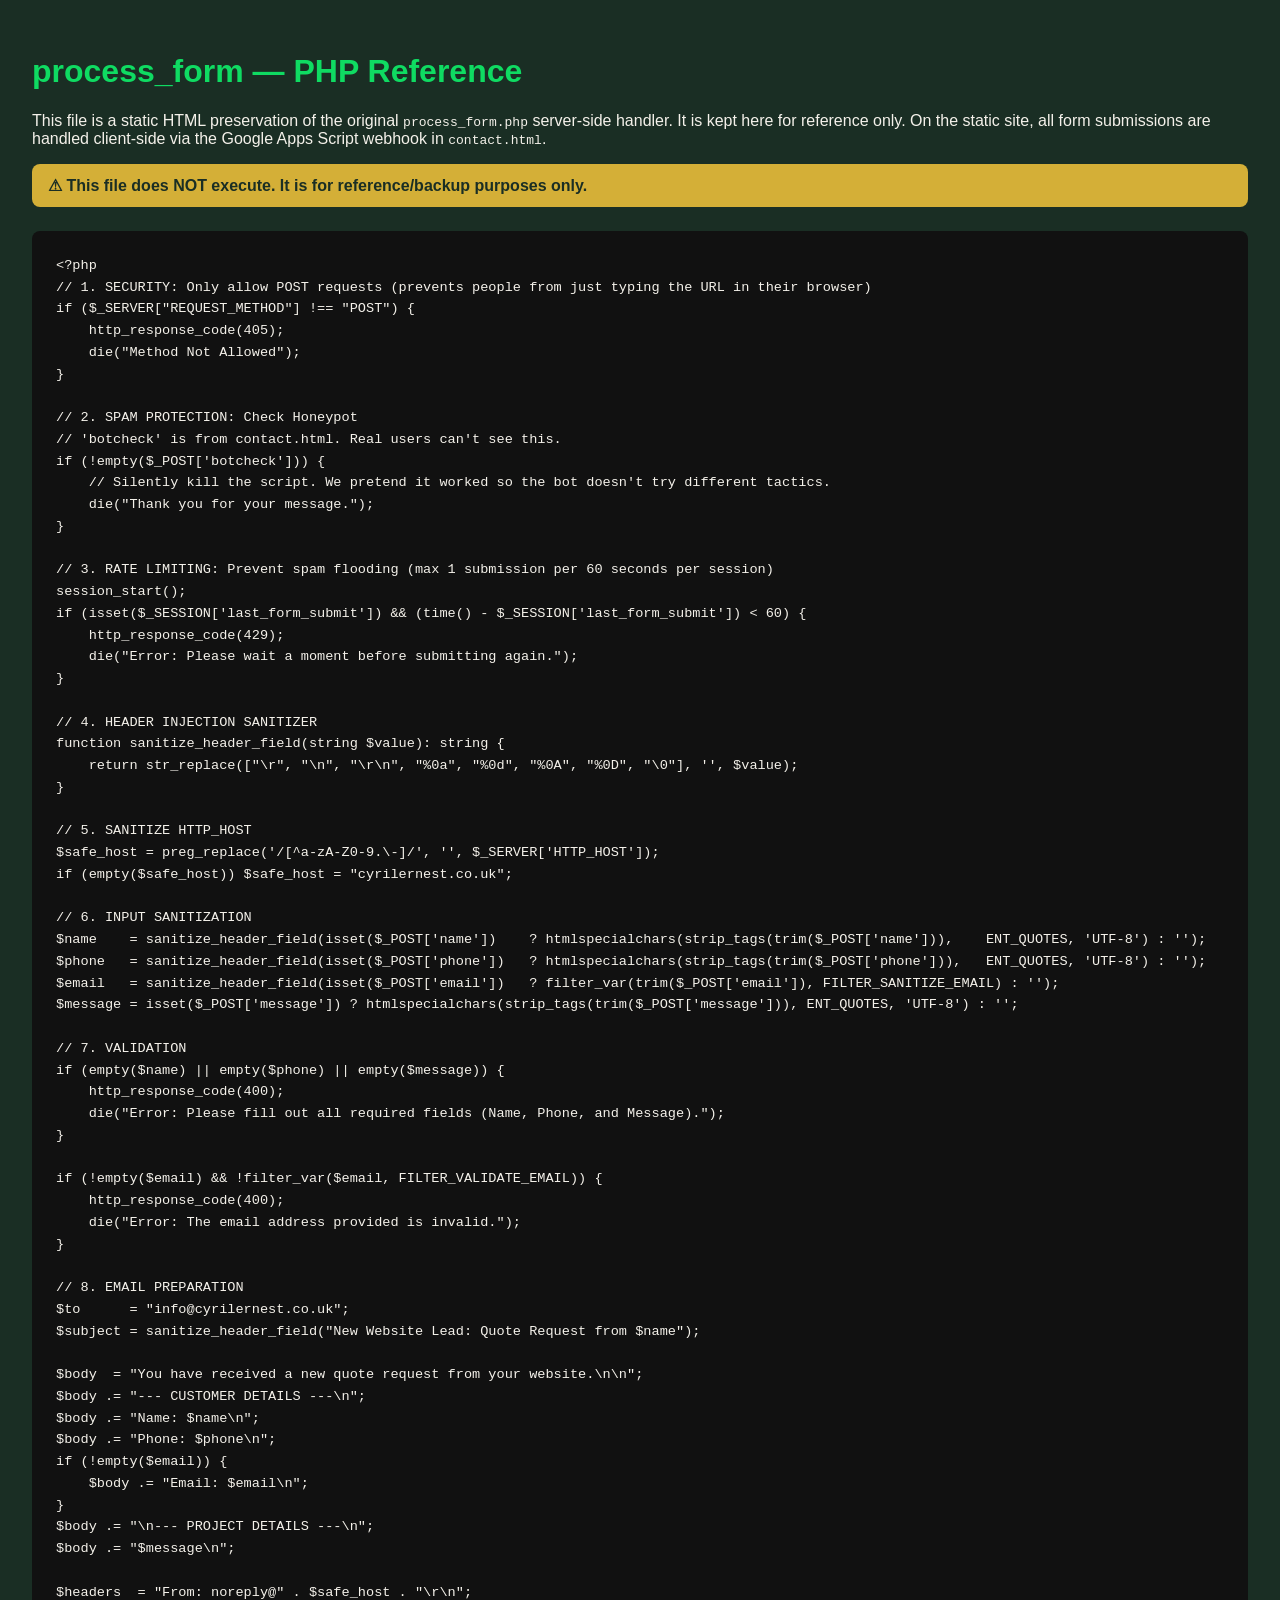
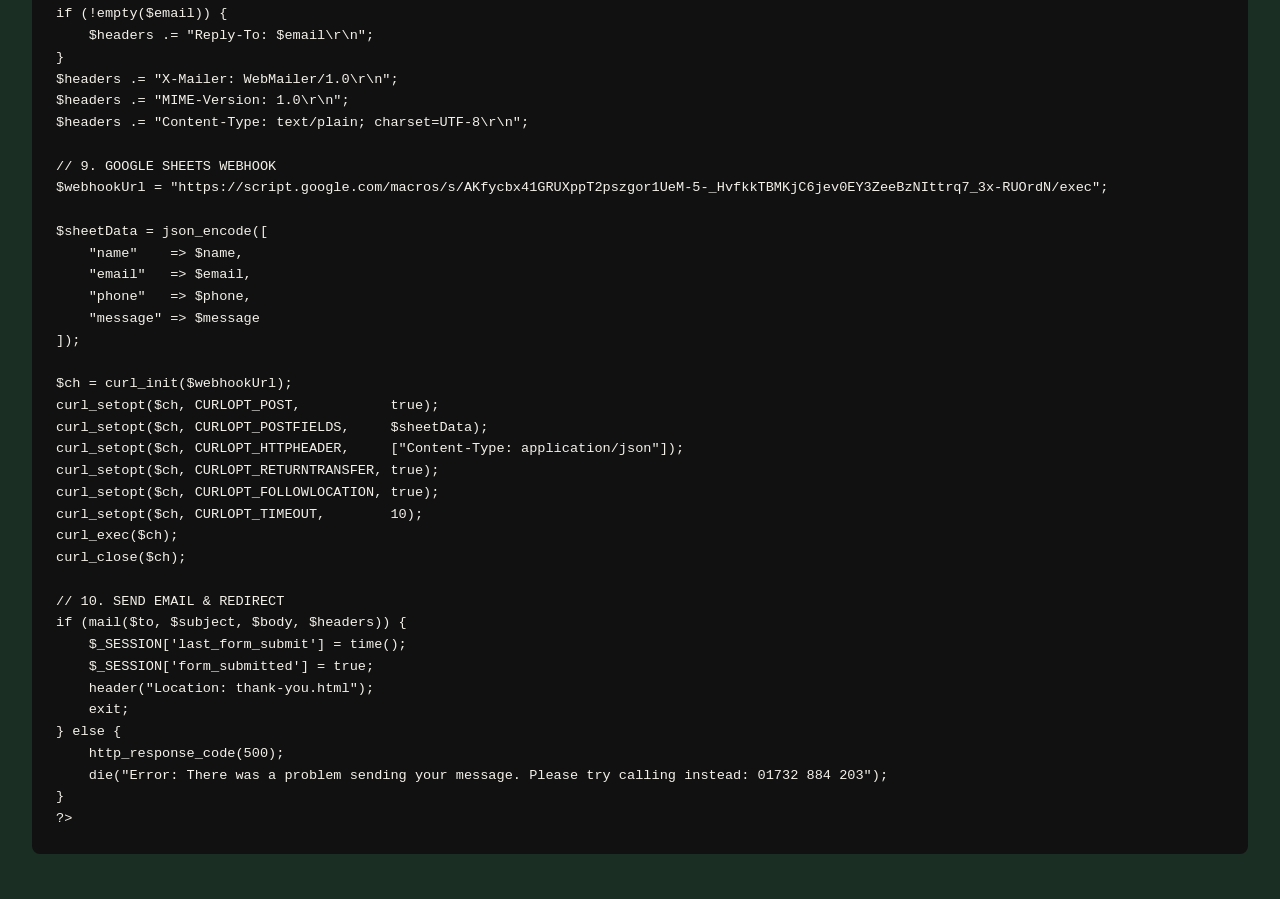
<file: process_form.html>
<!DOCTYPE html>
<html lang="en">
<head>
    <meta charset="UTF-8" />
    <meta name="robots" content="noindex, nofollow" />
    <title>Process Form Reference | Cyril Ernest Landscapes</title>
    <style>
        body { font-family: monospace; background: #1A2E24; color: #f4f1ea; padding: 2rem; margin: 0; }
        h1 { color: #0fdb62; font-family: sans-serif; }
        p  { font-family: sans-serif; color: #f4f1ea/80; }
        pre { background: #111; border: 1px solid #0fdb62/30; border-radius: 0.5rem; padding: 1.5rem; overflow-x: auto; font-size: 0.85rem; line-height: 1.6; white-space: pre; }
        .note { background: #D4AF37; color: #1A2E24; padding: 0.75rem 1rem; border-radius: 0.5rem; font-family: sans-serif; font-weight: bold; margin-bottom: 1.5rem; }
    </style>
</head>
<body>

<h1>process_form — PHP Reference</h1>
<p>This file is a static HTML preservation of the original <code>process_form.php</code> server-side handler.
   It is kept here for reference only. On the static site, all form submissions are handled
   client-side via the Google Apps Script webhook in <code>contact.html</code>.</p>

<div class="note">⚠ This file does NOT execute. It is for reference/backup purposes only.</div>

<pre><code>&lt;?php
// 1. SECURITY: Only allow POST requests (prevents people from just typing the URL in their browser)
if ($_SERVER["REQUEST_METHOD"] !== "POST") {
    http_response_code(405);
    die("Method Not Allowed");
}

// 2. SPAM PROTECTION: Check Honeypot
// 'botcheck' is from contact.html. Real users can't see this.
if (!empty($_POST['botcheck'])) {
    // Silently kill the script. We pretend it worked so the bot doesn't try different tactics.
    die("Thank you for your message.");
}

// 3. RATE LIMITING: Prevent spam flooding (max 1 submission per 60 seconds per session)
session_start();
if (isset($_SESSION['last_form_submit']) &amp;&amp; (time() - $_SESSION['last_form_submit']) &lt; 60) {
    http_response_code(429);
    die("Error: Please wait a moment before submitting again.");
}

// 4. HEADER INJECTION SANITIZER
function sanitize_header_field(string $value): string {
    return str_replace(["\r", "\n", "\r\n", "%0a", "%0d", "%0A", "%0D", "\0"], '', $value);
}

// 5. SANITIZE HTTP_HOST
$safe_host = preg_replace('/[^a-zA-Z0-9.\-]/', '', $_SERVER['HTTP_HOST']);
if (empty($safe_host)) $safe_host = "cyrilernest.co.uk";

// 6. INPUT SANITIZATION
$name    = sanitize_header_field(isset($_POST['name'])    ? htmlspecialchars(strip_tags(trim($_POST['name'])),    ENT_QUOTES, 'UTF-8') : '');
$phone   = sanitize_header_field(isset($_POST['phone'])   ? htmlspecialchars(strip_tags(trim($_POST['phone'])),   ENT_QUOTES, 'UTF-8') : '');
$email   = sanitize_header_field(isset($_POST['email'])   ? filter_var(trim($_POST['email']), FILTER_SANITIZE_EMAIL) : '');
$message = isset($_POST['message']) ? htmlspecialchars(strip_tags(trim($_POST['message'])), ENT_QUOTES, 'UTF-8') : '';

// 7. VALIDATION
if (empty($name) || empty($phone) || empty($message)) {
    http_response_code(400);
    die("Error: Please fill out all required fields (Name, Phone, and Message).");
}

if (!empty($email) &amp;&amp; !filter_var($email, FILTER_VALIDATE_EMAIL)) {
    http_response_code(400);
    die("Error: The email address provided is invalid.");
}

// 8. EMAIL PREPARATION
$to      = "info@cyrilernest.co.uk";
$subject = sanitize_header_field("New Website Lead: Quote Request from $name");

$body  = "You have received a new quote request from your website.\n\n";
$body .= "--- CUSTOMER DETAILS ---\n";
$body .= "Name: $name\n";
$body .= "Phone: $phone\n";
if (!empty($email)) {
    $body .= "Email: $email\n";
}
$body .= "\n--- PROJECT DETAILS ---\n";
$body .= "$message\n";

$headers  = "From: noreply@" . $safe_host . "\r\n";
if (!empty($email)) {
    $headers .= "Reply-To: $email\r\n";
}
$headers .= "X-Mailer: WebMailer/1.0\r\n";
$headers .= "MIME-Version: 1.0\r\n";
$headers .= "Content-Type: text/plain; charset=UTF-8\r\n";

// 9. GOOGLE SHEETS WEBHOOK
$webhookUrl = "https://script.google.com/macros/s/AKfycbx41GRUXppT2pszgor1UeM-5-_HvfkkTBMKjC6jev0EY3ZeeBzNIttrq7_3x-RUOrdN/exec";

$sheetData = json_encode([
    "name"    =&gt; $name,
    "email"   =&gt; $email,
    "phone"   =&gt; $phone,
    "message" =&gt; $message
]);

$ch = curl_init($webhookUrl);
curl_setopt($ch, CURLOPT_POST,           true);
curl_setopt($ch, CURLOPT_POSTFIELDS,     $sheetData);
curl_setopt($ch, CURLOPT_HTTPHEADER,     ["Content-Type: application/json"]);
curl_setopt($ch, CURLOPT_RETURNTRANSFER, true);
curl_setopt($ch, CURLOPT_FOLLOWLOCATION, true);
curl_setopt($ch, CURLOPT_TIMEOUT,        10);
curl_exec($ch);
curl_close($ch);

// 10. SEND EMAIL &amp; REDIRECT
if (mail($to, $subject, $body, $headers)) {
    $_SESSION['last_form_submit'] = time();
    $_SESSION['form_submitted'] = true;
    header("Location: thank-you.html");
    exit;
} else {
    http_response_code(500);
    die("Error: There was a problem sending your message. Please try calling instead: 01732 884 203");
}
?&gt;</code></pre>

</body>
</html>
</file>
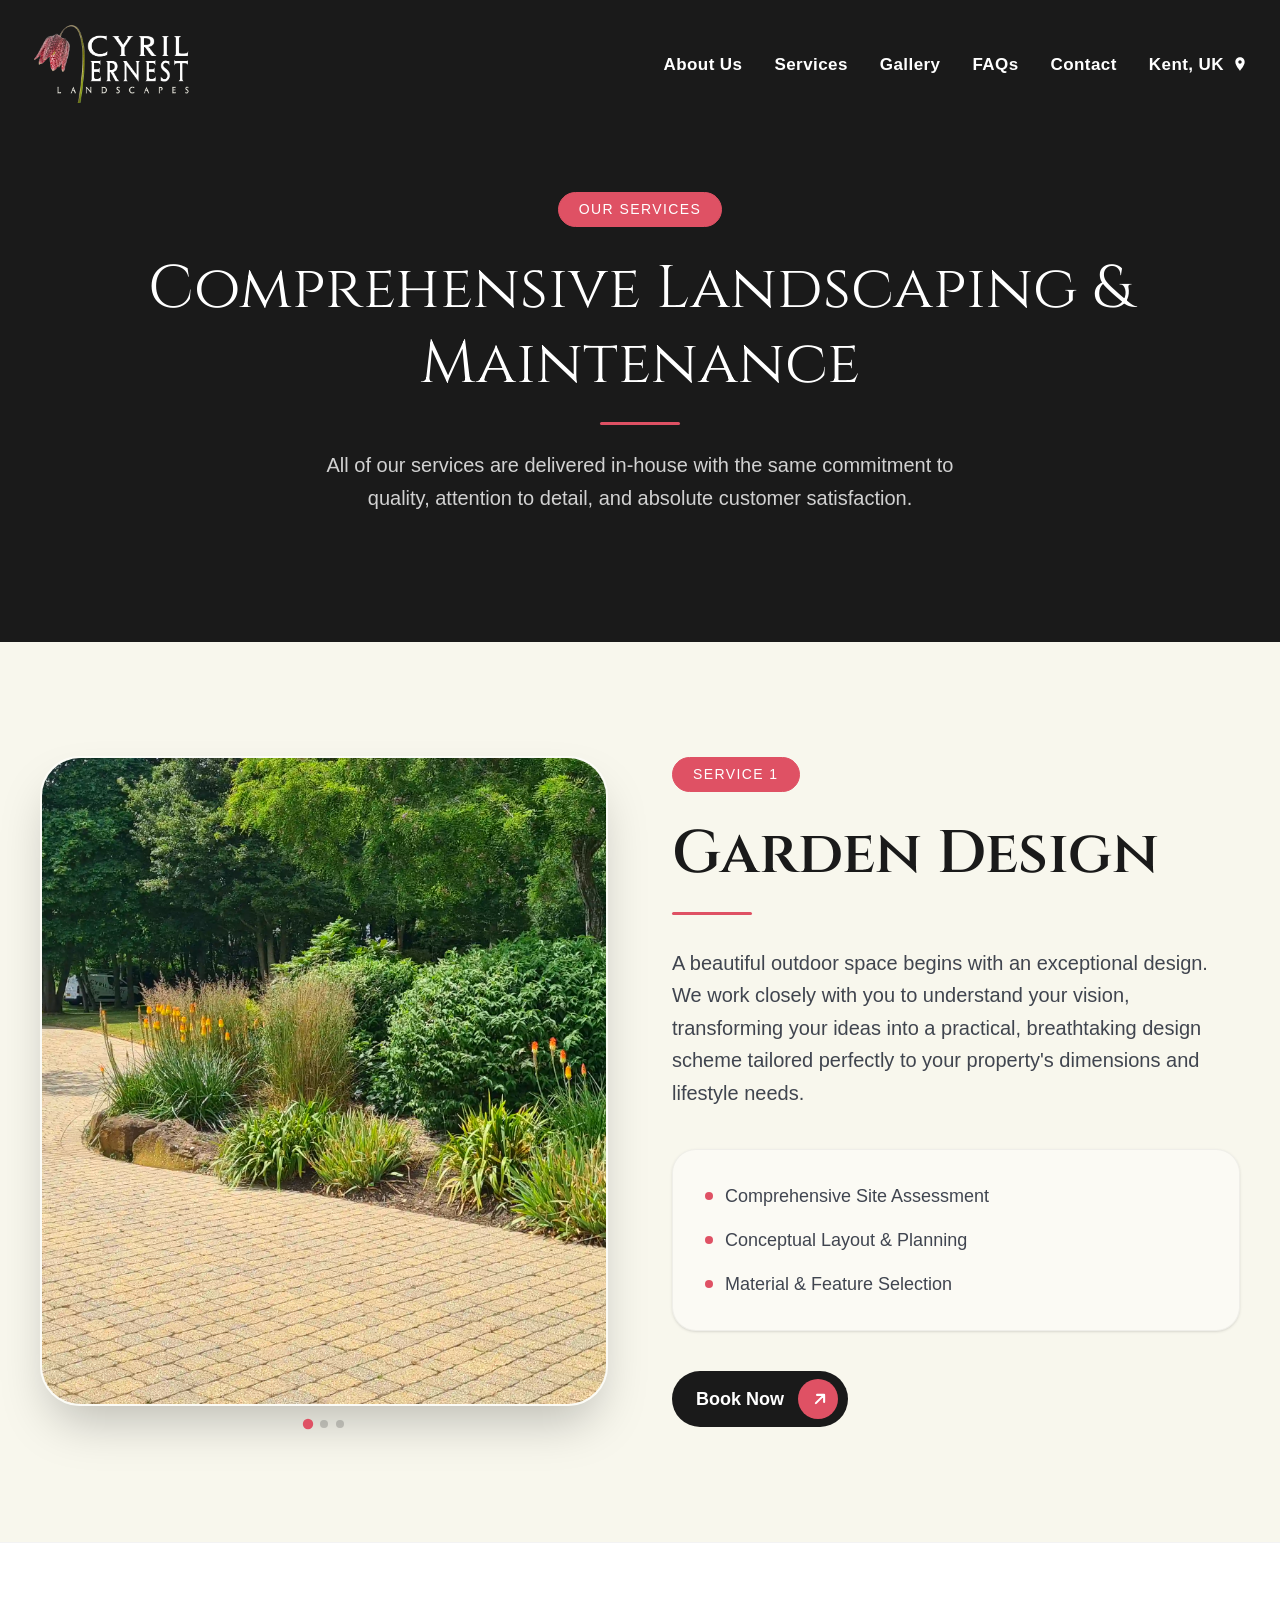
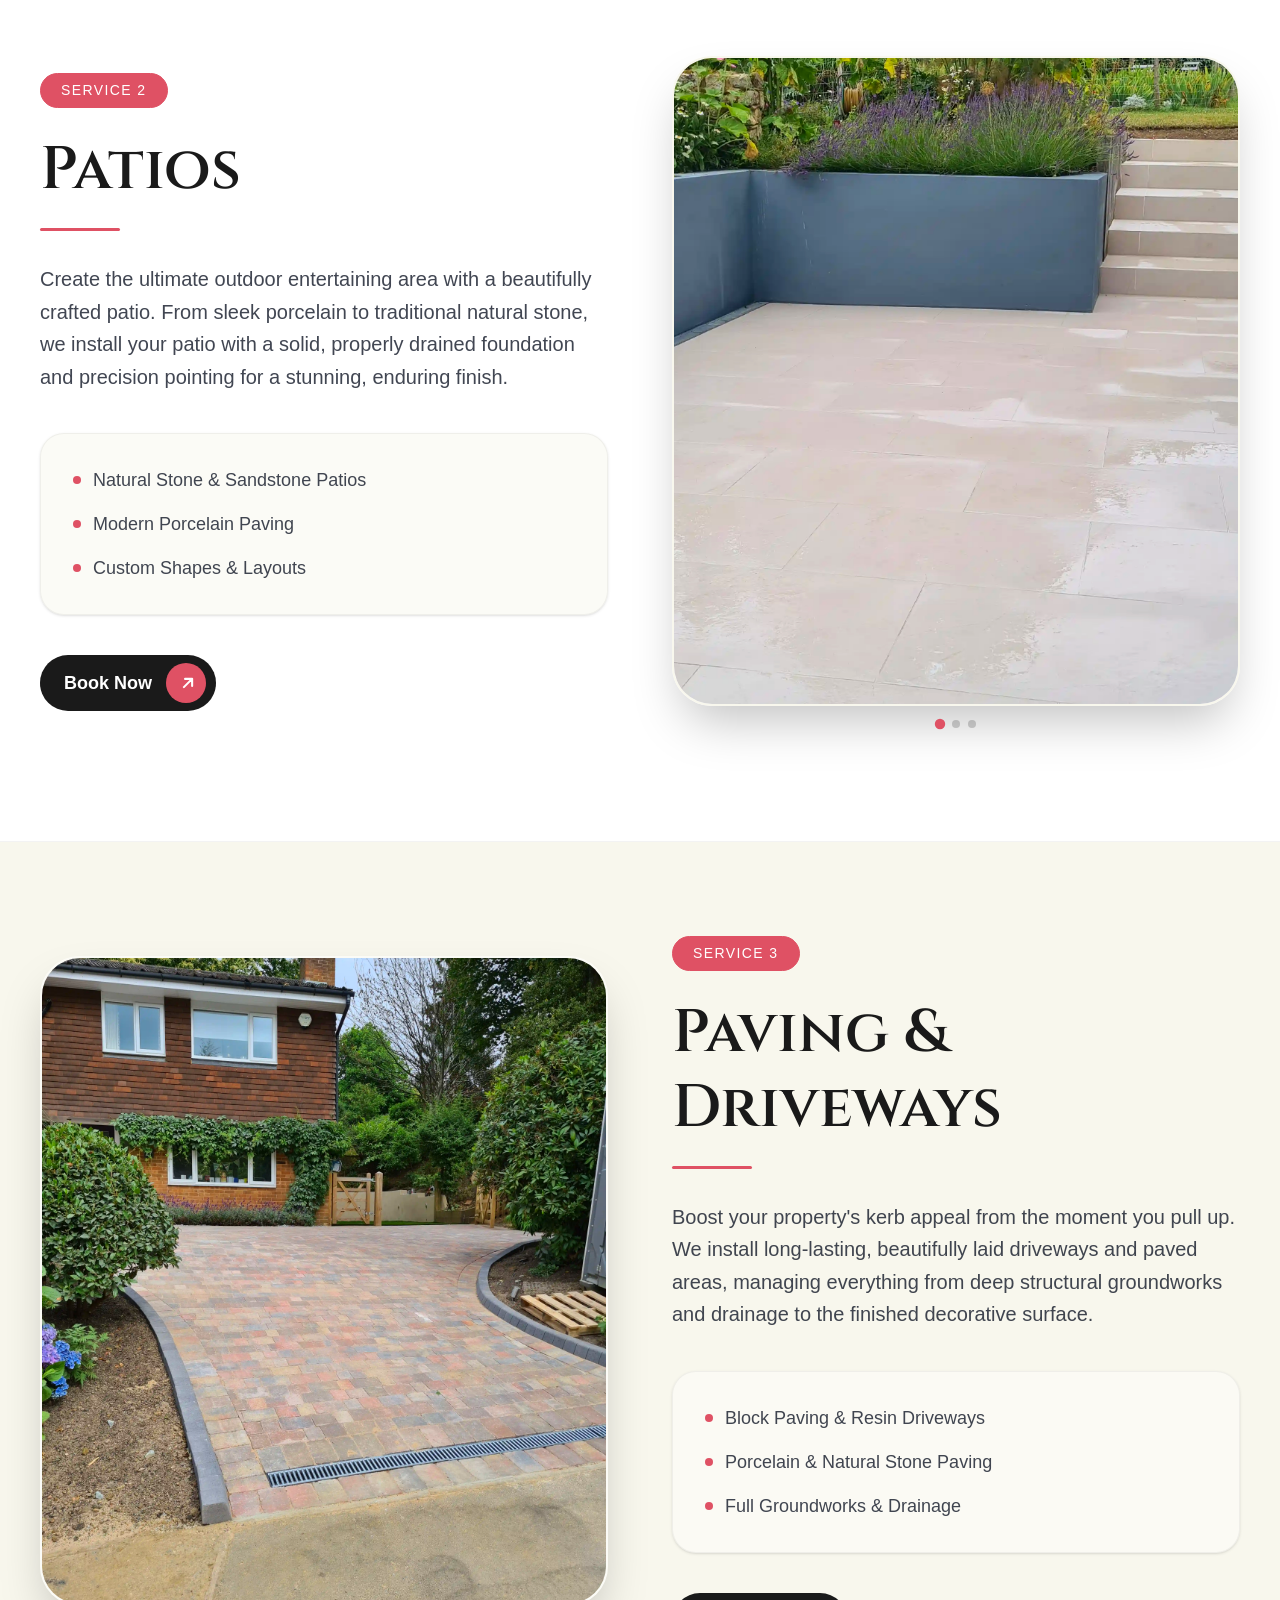
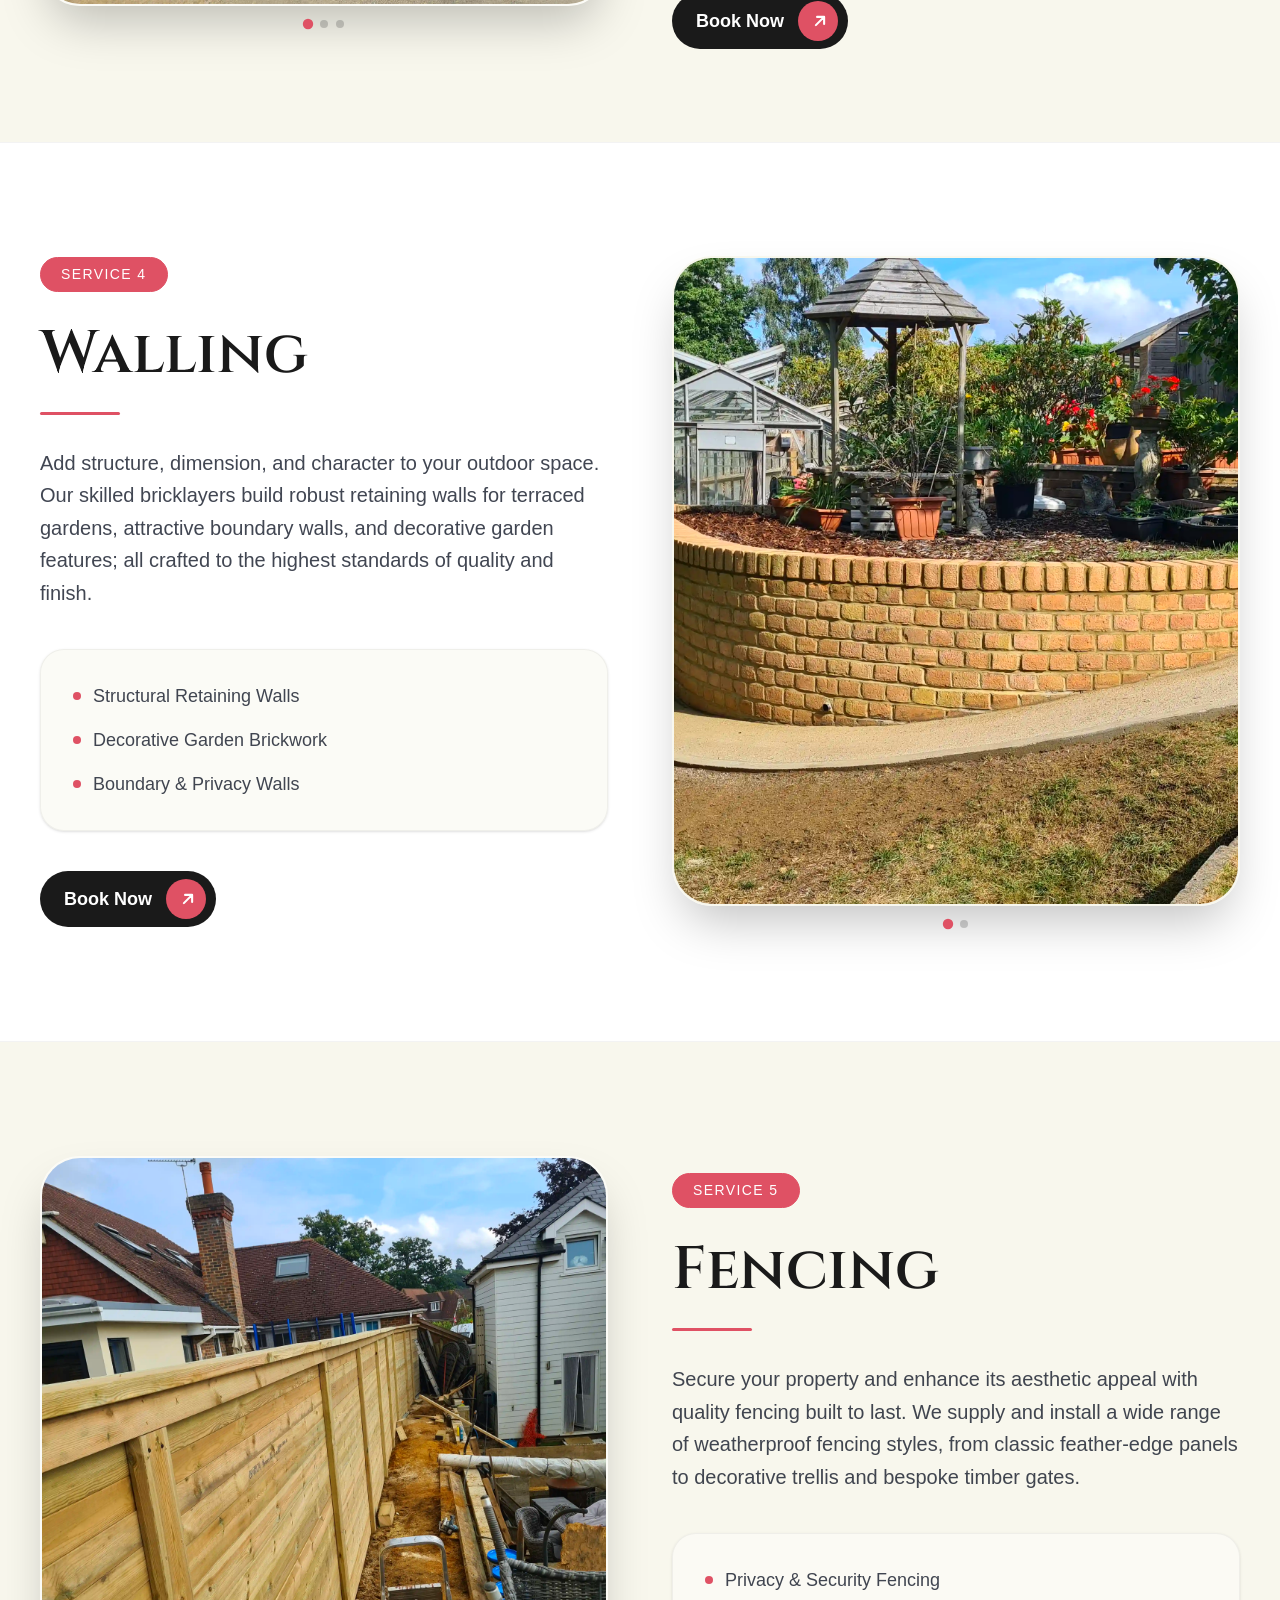
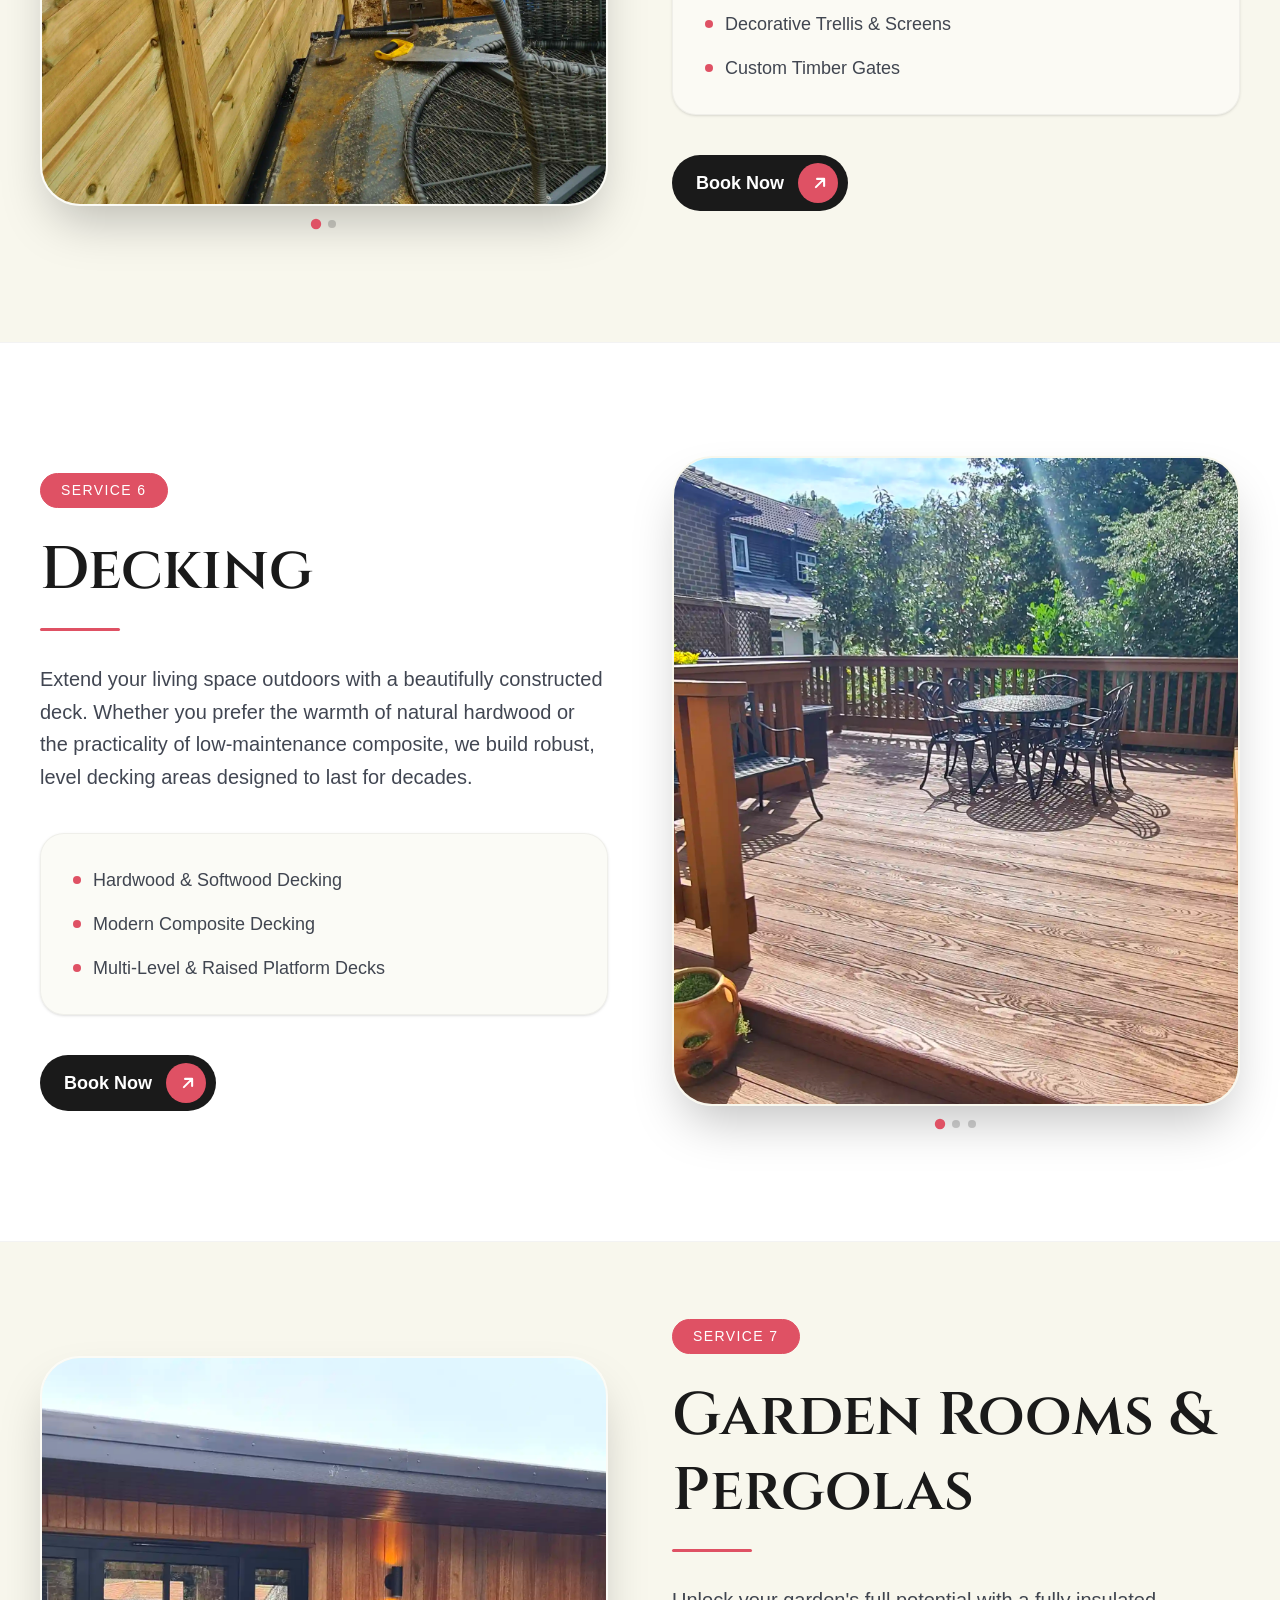
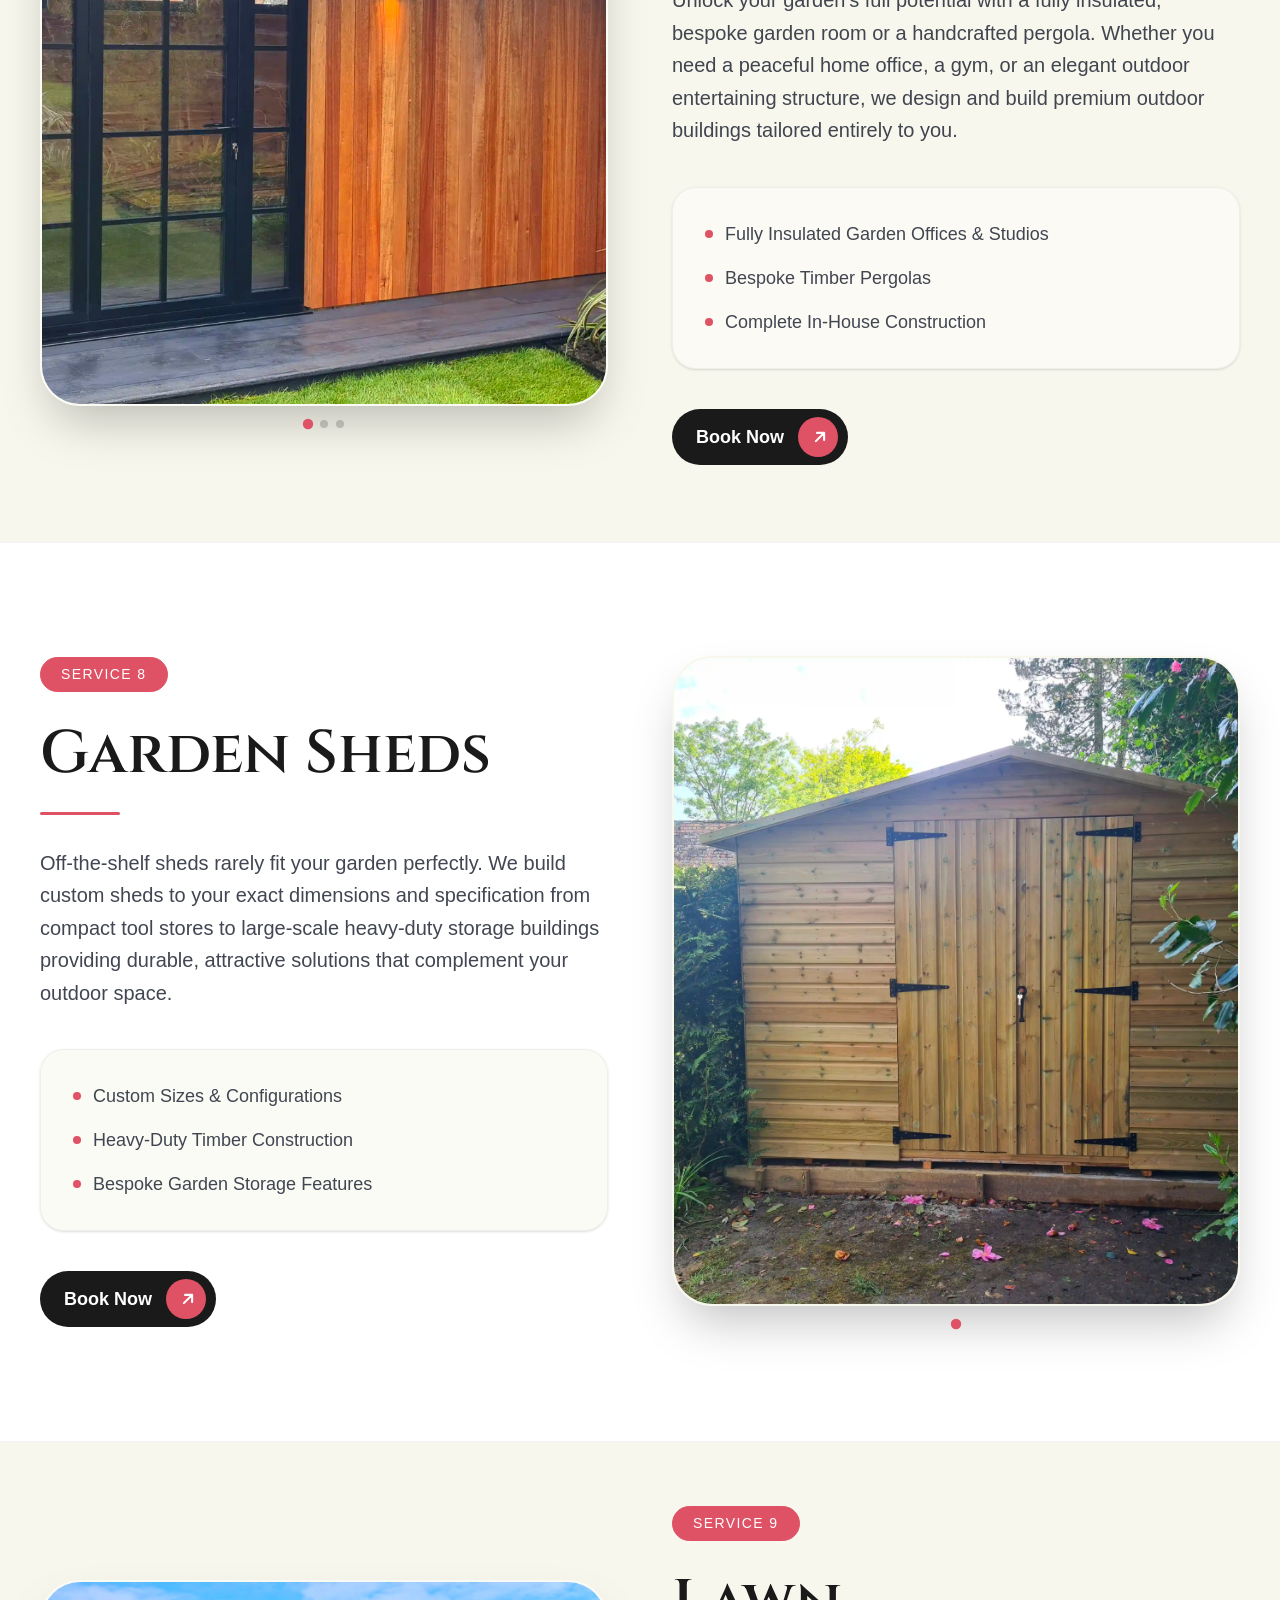
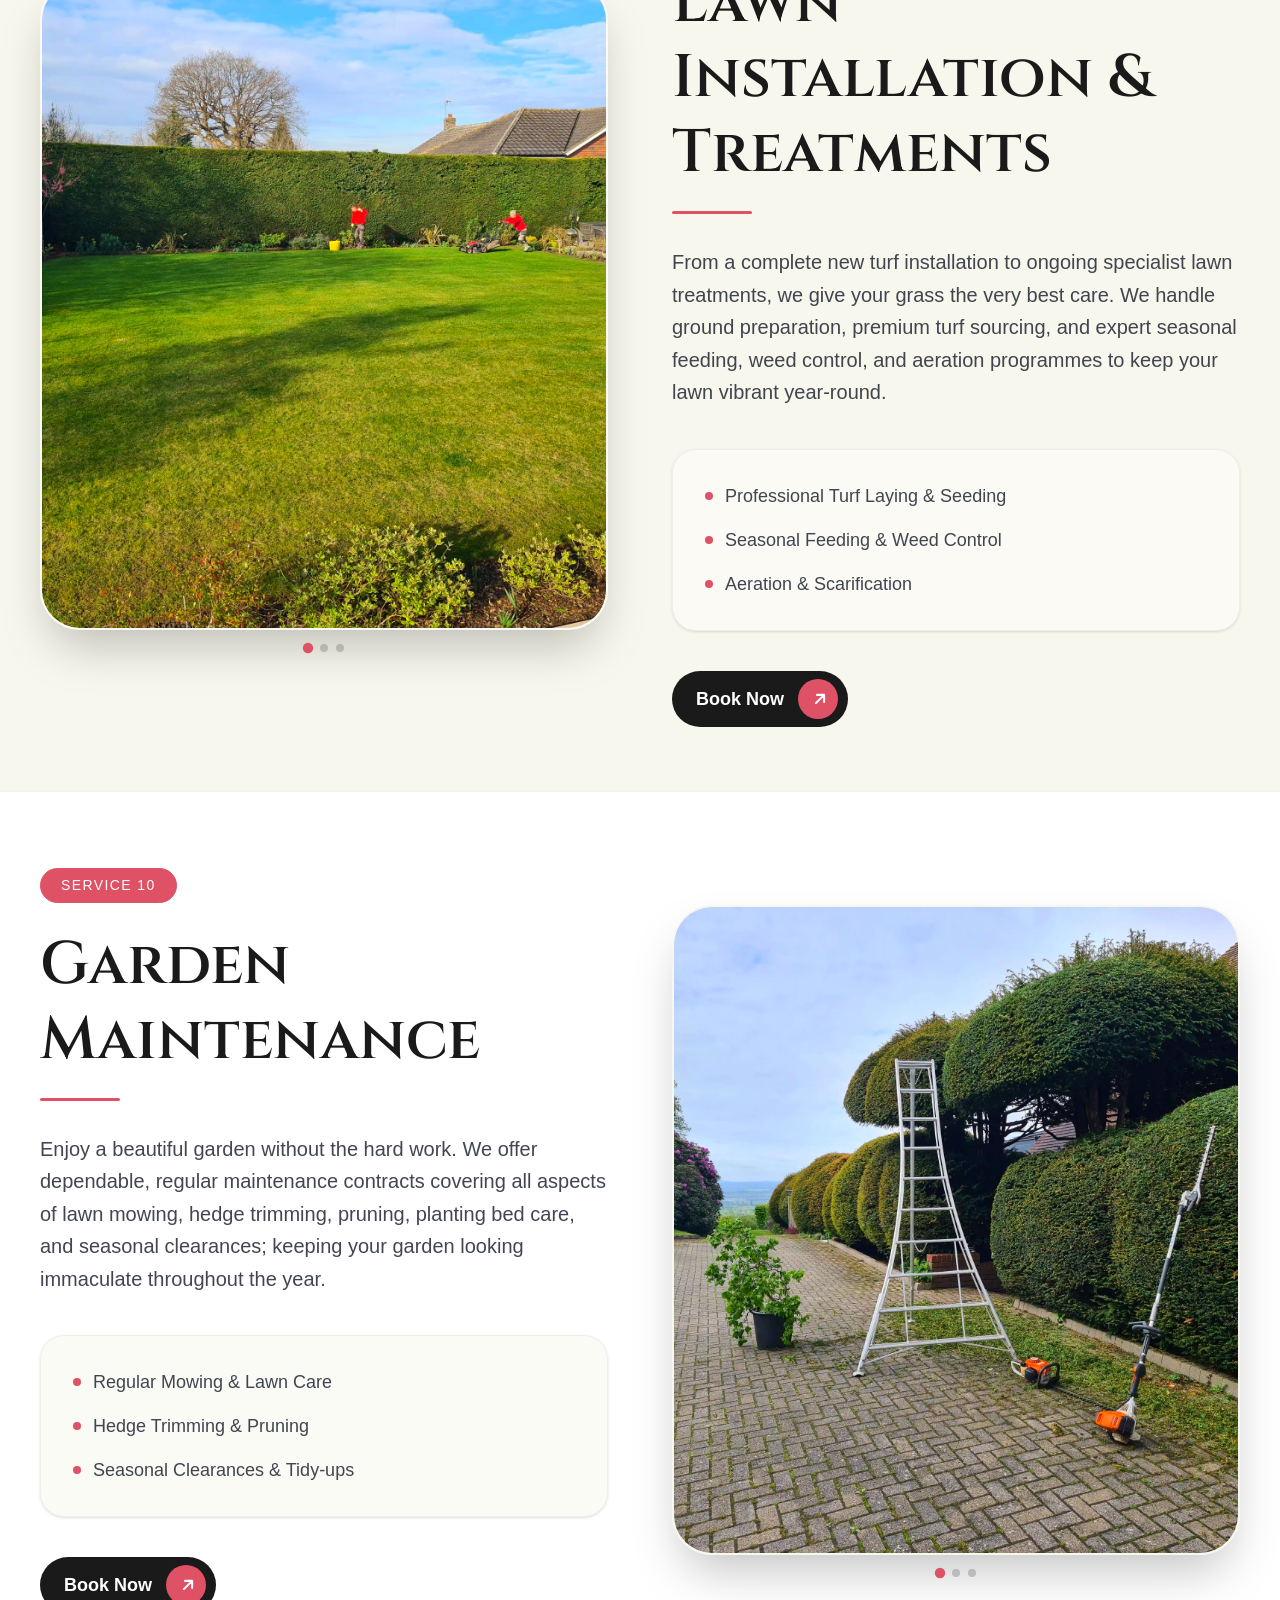
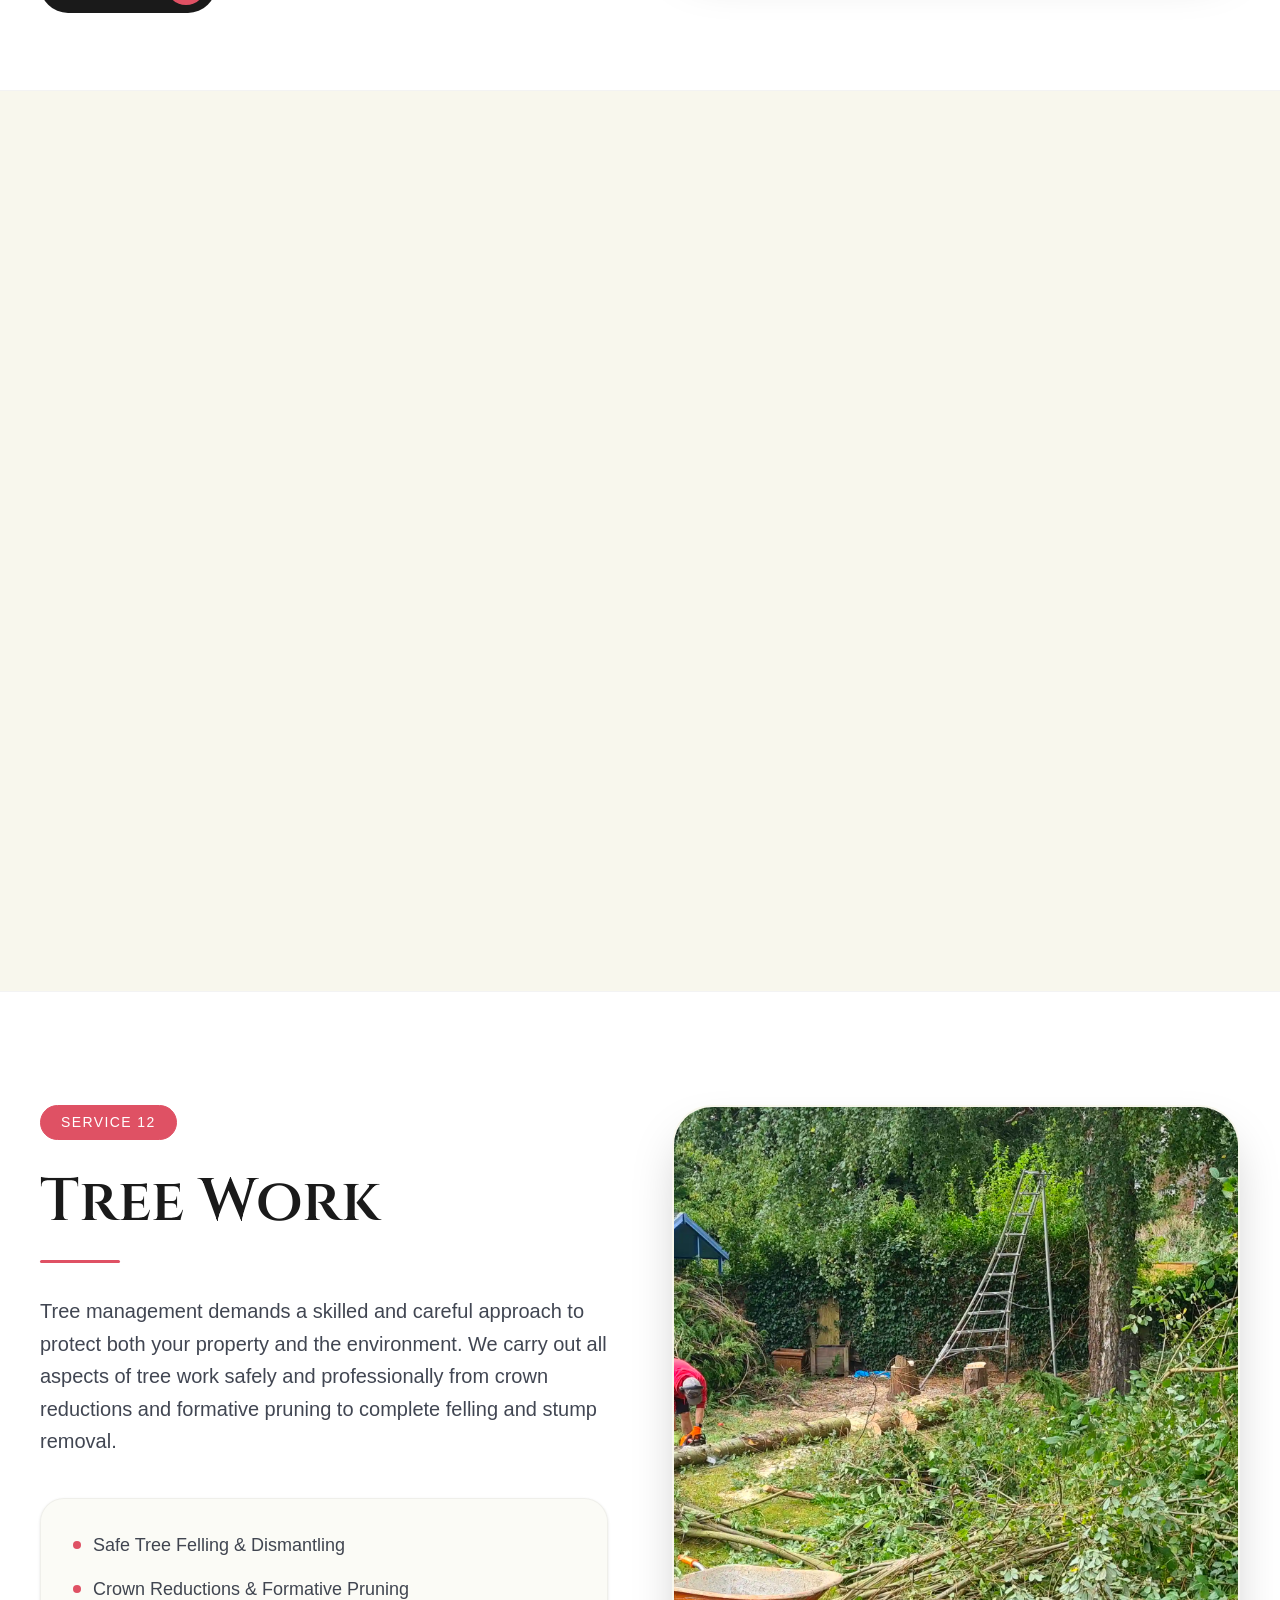
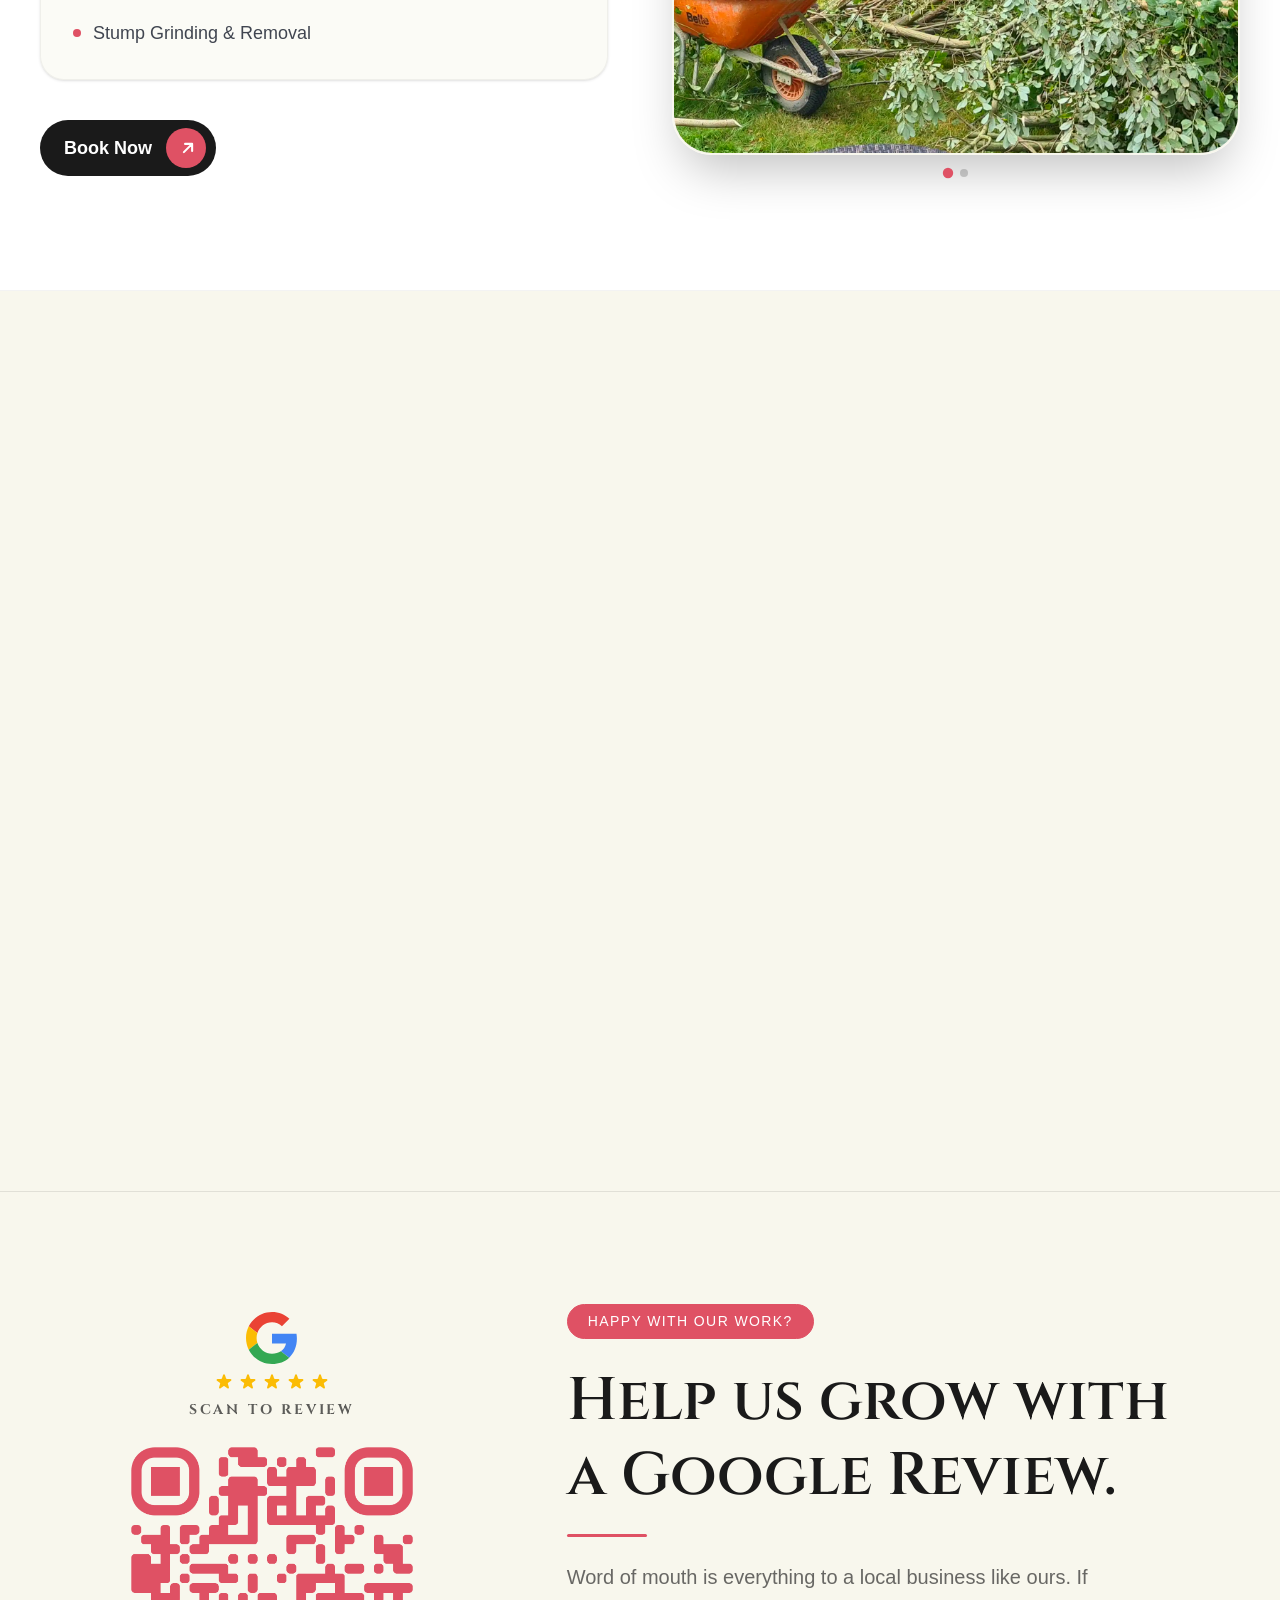
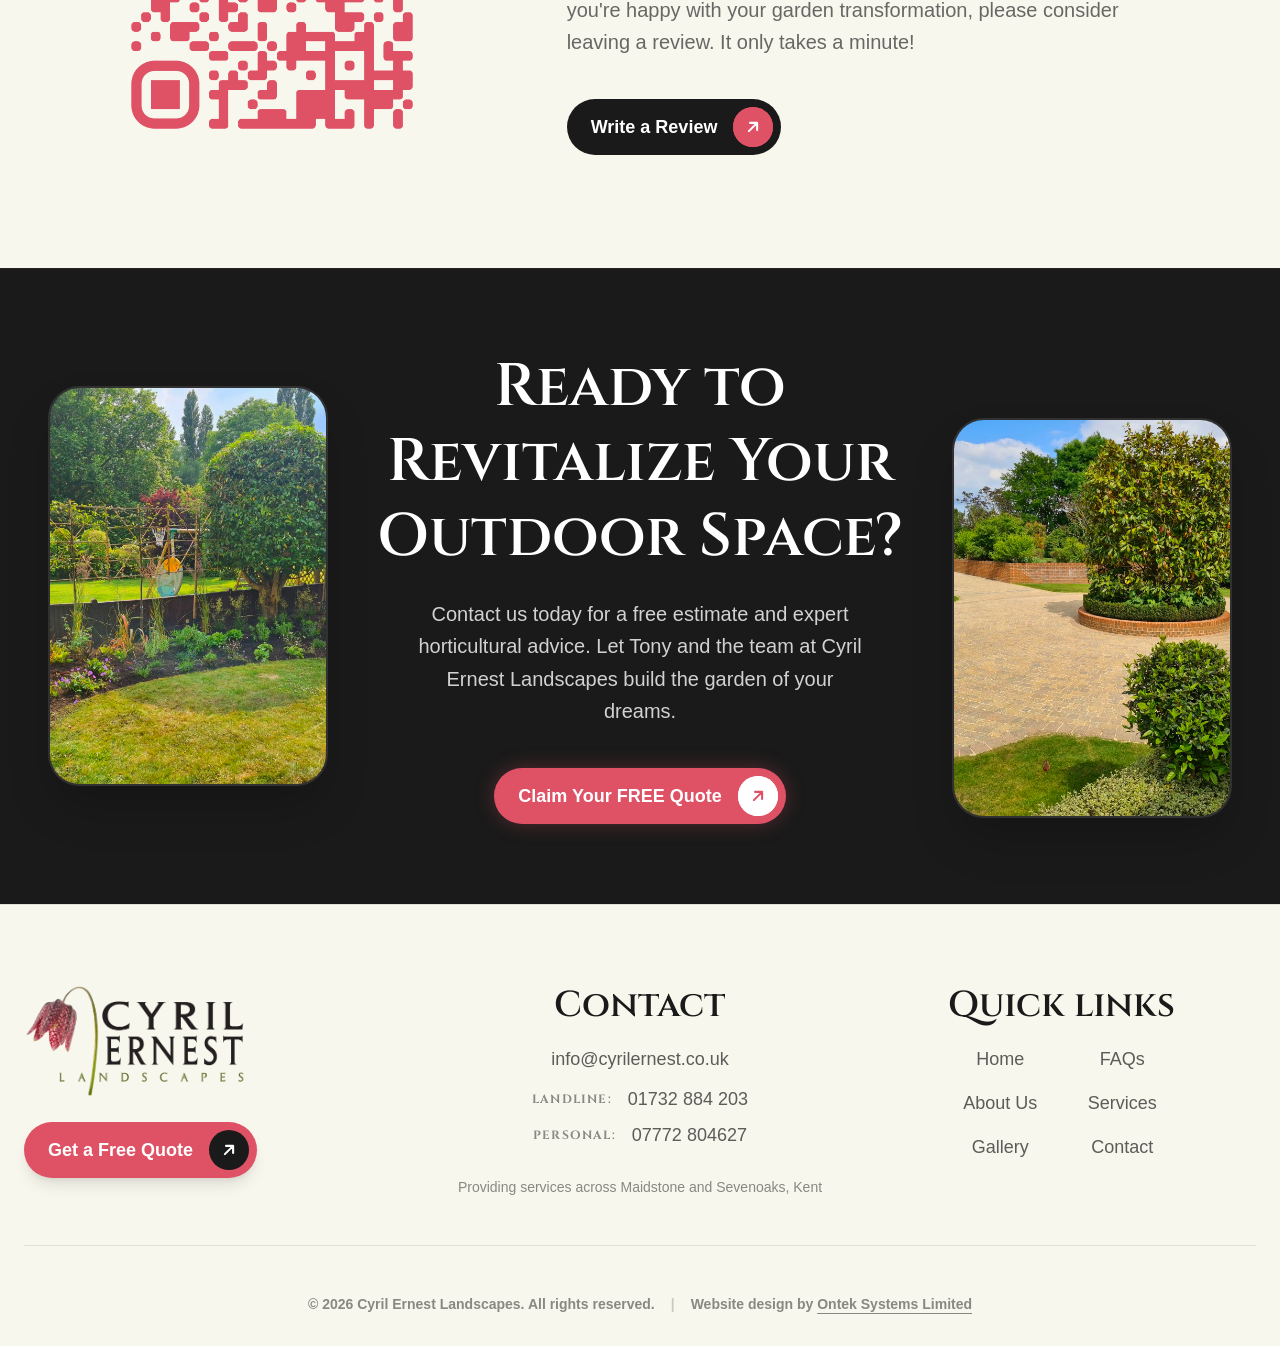
<file: services.html>
<!DOCTYPE html>
<html lang="en" class="scroll-smooth">

<head>
    <meta charset="UTF-8" />
    <meta name="viewport" content="width=device-width, initial-scale=1.0" />

    <title>Our Comprehensive Landscaping Services | Cyril Ernest Landscapes | Cyril Ernest Landscapes</title>
    <meta name="description" content="Explore our premium landscaping services in Kent, including garden design, paving, maintenance, garden rooms, tree work, and driveway installation." />
    <link rel="canonical" href="https://cyrilernest.co.uk/services.html" />

    <meta property="og:title" content="Our Comprehensive Landscaping Services | Cyril Ernest Landscapes | Cyril Ernest Landscapes" />
    <meta property="og:description" content="Explore our premium landscaping services in Kent, including garden design, paving, maintenance, garden rooms, tree work, and driveway installation." />
    <meta property="og:type" content="website" />
    <meta property="og:url" content="https://cyrilernest.co.uk/services.html" />
    <meta property="og:image" content="https://cyrilernest.co.uk/assets/imgs/logo-dark.png" />

    <meta name="twitter:card" content="summary_large_image" />
    <meta name="twitter:title" content="Our Comprehensive Landscaping Services | Cyril Ernest Landscapes | Cyril Ernest Landscapes" />
    <meta name="twitter:description" content="Explore our premium landscaping services in Kent, including garden design, paving, maintenance, garden rooms, tree work, and driveway installation." />
    <meta name="twitter:image" content="https://cyrilernest.co.uk/assets/imgs/logo-dark.png" />

    <link rel="apple-touch-icon" sizes="180x180" href="apple-touch-icon.png">
    <link rel="icon" type="image/png" sizes="32x32" href="favicon-32x32.png">
    <link rel="icon" type="image/png" sizes="16x16" href="favicon-16x16.png">
    <link rel="manifest" href="site.webmanifest">
    <link rel="shortcut icon" href="favicon.ico">

    <link rel="preconnect" href="https://fonts.googleapis.com">
    <link rel="preconnect" href="https://fonts.gstatic.com" crossorigin>
    <link
        href="https://fonts.googleapis.com/css2?family=Cinzel:wght@400;500;600;700&display=swap"
        rel="stylesheet">

    <link rel="stylesheet" href="style.css">
</head>

<body class="flex flex-col min-h-screen bg-brand-beige text-brand-text antialiased">

    <div id="header-placeholder"></div>

<main>
    <script type="application/ld+json">
    {
      "@context": "https://schema.org",
      "@type": "Service",
      "serviceType": [
        "Garden Design","Patios","Paving & Driveways","Walling","Fencing",
        "Decking","Garden Rooms & Pergolas","Garden Sheds",
        "Lawn Installation & Treatments","Garden Maintenance",
        "Commercial Garden Maintenance","Tree Work","Bespoke Planting Plans"
      ],
      "provider": {
        "@type": "HomeAndConstructionBusiness",
        "@id": "https://cyrilernest.co.uk/services.html",
        "name": "Cyril Ernest Landscapes"
      },
      "areaServed": [{"@type":"City","name":"Maidstone"},{"@type":"State","name":"Kent"}],
      "description": "Premium garden design, landscaping, maintenance, and tree work services across Kent."
    }
    </script>

    <section class="relative pt-32 pb-20 md:pt-48 md:pb-32 flex items-center justify-center overflow-hidden bg-brand-dark">
        <div class="w-full max-w-[98rem] mx-auto px-4 sm:px-6 lg:px-10 relative z-20 text-center text-white reveal reveal-up flex flex-col items-center">
            <span class="pill-label">Our Services</span>
            <h1 class="font-heading text-4xl md:text-5xl lg:text-6xl font-normal leading-tight relative pb-6 group/h2 flex flex-col items-center">
                Comprehensive Landscaping &amp; Maintenance
                <span class="section-bar absolute bottom-0 left-1/2 -translate-x-1/2 w-16 md:w-20 group-hover/h2:w-32 md:group-hover/h2:w-40"></span>
            </h1>
            <p class="font-body text-lg lg:text-xl text-white/80 leading-relaxed max-w-2xl mt-6">All of our services are delivered in-house with the same commitment to quality, attention to detail, and absolute customer satisfaction.</p>
        </div>
    </section>

    <!-- 1. Garden Design -->
    <section id="garden-design" class="relative min-h-[100svh] py-16 flex items-center justify-center bg-brand-beige overflow-hidden">
        <div class="w-full max-w-[98rem] mx-auto px-4 sm:px-6 lg:px-10 relative z-20">
            <div class="flex flex-col lg:flex-row items-center gap-10 lg:gap-16 reveal reveal-up">
                <div class="lg:w-1/2 w-full">
                    <div class="svc-slideshow rounded-[2.5rem] shadow-2xl border-2 border-white/50 w-full h-80 md:h-[650px]" data-interval="4000">
                        <div class="svc-slide active"><img src="assets/Tony Best Pictures/Garden Design/garden_design_1.webp" alt="Bespoke Garden Design" class="w-full h-full object-cover"></div>
                        <div class="svc-slide"><img src="assets/Tony Best Pictures/Garden Design/garden_design_2.webp" alt="Garden Design Plan" class="w-full h-full object-cover"></div>
                        <div class="svc-slide"><img src="assets/Tony Best Pictures/Garden Design/garden_design_3.webp" alt="Garden Design Result" class="w-full h-full object-cover"></div>
                    </div>
                    <div class="svc-dots"><button class="svc-dot active"></button><button class="svc-dot"></button><button class="svc-dot"></button></div>
                </div>
                <div class="lg:w-1/2 w-full flex flex-col items-center text-center lg:items-start lg:text-left">
                    <span class="pill-label">Service 1</span>
                    <h2 class="font-heading text-4xl md:text-5xl lg:text-6xl font-semibold text-brand-dark mb-8 leading-tight relative pb-6 group/h2 flex flex-col items-center lg:items-start">
                        Garden Design
                        <span class="section-bar absolute bottom-0 left-1/2 -translate-x-1/2 lg:left-0 lg:translate-x-0 w-16 md:w-20 group-hover/h2:w-32 md:group-hover/h2:w-40"></span>
                    </h2>
                    <p class="font-body text-lg lg:text-xl text-brand-text/80 leading-relaxed mb-10 max-w-2xl">A beautiful outdoor space begins with an exceptional design. We work closely with you to understand your vision, transforming your ideas into a practical, breathtaking design scheme tailored perfectly to your property's dimensions and lifestyle needs.</p>
                    <div class="bg-white/40 border border-brand-dark/5 p-8 rounded-3xl mb-10 shadow-sm w-full max-w-xl">
                        <ul class="svc-feature-list space-y-4 font-body text-lg text-brand-text/80">
                            <li class="flex items-center gap-3"><div class="w-2 h-2 bg-[#df5164] rounded-full"></div> Comprehensive Site Assessment</li>
                            <li class="flex items-center gap-3"><div class="w-2 h-2 bg-[#df5164] rounded-full"></div> Conceptual Layout &amp; Planning</li>
                            <li class="flex items-center gap-3"><div class="w-2 h-2 bg-[#df5164] rounded-full"></div> Material &amp; Feature Selection</li>
                        </ul>
                    </div>
                    <a href="contact.html" class="btn-pill group relative inline-flex items-center justify-between gap-4 pl-6 pr-2 py-2 bg-brand-dark text-white font-body font-bold text-lg rounded-full overflow-hidden transition-all duration-500 hover:scale-105">
                        <span class="absolute right-2.5 top-1/2 -translate-y-1/2 w-10 h-10 bg-[#df5164] rounded-full transition-transform duration-700 ease-[cubic-bezier(0.19,1,0.22,1)] group-hover:scale-[25] z-0"></span>
                        <span class="relative z-10 transition-colors duration-500">Book Now</span>
                        <span class="relative z-10 w-10 h-10 flex items-center justify-center"><svg class="w-5 h-5 text-white -rotate-45 transition-transform duration-500 ease-in-out group-hover:rotate-0" fill="none" stroke="currentColor" viewBox="0 0 24 24"><path stroke-linecap="round" stroke-linejoin="round" stroke-width="2.5" d="M5 12h14m-6-6l6 6-6 6"></path></svg></span>
                    </a>
                </div>
            </div>
        </div>
    </section>

    <!-- 2. Patios -->
    <section id="patios" class="relative min-h-[100svh] py-16 flex items-center justify-center bg-white border-y border-brand-dark/5 overflow-hidden">
        <div class="w-full max-w-[98rem] mx-auto px-4 sm:px-6 lg:px-10 relative z-20">
            <div class="flex flex-col lg:flex-row-reverse items-center gap-10 lg:gap-16 reveal reveal-up">
                <div class="lg:w-1/2 w-full">
                    <div class="svc-slideshow rounded-[2.5rem] shadow-2xl border-2 border-brand-beige w-full h-80 md:h-[650px]" data-interval="4200">
                        <div class="svc-slide active"><img src="assets/Tony Best Pictures/Patios/patios_after_1.webp" alt="Completed Patio" class="w-full h-full object-cover"></div>
                        <div class="svc-slide"><img src="assets/Tony Best Pictures/Patios/patios_1.webp" alt="Patio Installation" class="w-full h-full object-cover"></div>
                        <div class="svc-slide"><img src="assets/Tony Best Pictures/Patios/patios_before_1.webp" alt="Patio Before Transformation" class="w-full h-full object-cover"></div>
                    </div>
                    <div class="svc-dots"><button class="svc-dot active"></button><button class="svc-dot"></button><button class="svc-dot"></button></div>
                </div>
                <div class="lg:w-1/2 w-full flex flex-col items-center text-center lg:items-start lg:text-left">
                    <span class="pill-label">Service 2</span>
                    <h2 class="font-heading text-4xl md:text-5xl lg:text-6xl font-semibold text-brand-dark mb-8 leading-tight relative pb-6 group/h2 flex flex-col items-center lg:items-start">
                        Patios
                        <span class="section-bar absolute bottom-0 left-1/2 -translate-x-1/2 lg:left-0 lg:translate-x-0 w-16 md:w-20 group-hover/h2:w-32 md:group-hover/h2:w-40"></span>
                    </h2>
                    <p class="font-body text-lg lg:text-xl text-brand-text/80 leading-relaxed mb-10 max-w-2xl">Create the ultimate outdoor entertaining area with a beautifully crafted patio. From sleek porcelain to traditional natural stone, we install your patio with a solid, properly drained foundation and precision pointing for a stunning, enduring finish.</p>
                    <div class="bg-brand-beige/50 border border-brand-dark/5 p-8 rounded-3xl mb-10 shadow-sm w-full max-w-xl">
                        <ul class="svc-feature-list space-y-4 font-body text-lg text-brand-text/80">
                            <li class="flex items-center gap-3"><div class="w-2 h-2 bg-[#df5164] rounded-full"></div> Natural Stone &amp; Sandstone Patios</li>
                            <li class="flex items-center gap-3"><div class="w-2 h-2 bg-[#df5164] rounded-full"></div> Modern Porcelain Paving</li>
                            <li class="flex items-center gap-3"><div class="w-2 h-2 bg-[#df5164] rounded-full"></div> Custom Shapes &amp; Layouts</li>
                        </ul>
                    </div>
                    <a href="contact.html" class="btn-pill group relative inline-flex items-center justify-between gap-4 pl-6 pr-2 py-2 bg-brand-dark text-white font-body font-bold text-lg rounded-full overflow-hidden transition-all duration-500 hover:scale-105">
                        <span class="absolute right-2.5 top-1/2 -translate-y-1/2 w-10 h-10 bg-[#df5164] rounded-full transition-transform duration-700 ease-[cubic-bezier(0.19,1,0.22,1)] group-hover:scale-[25] z-0"></span>
                        <span class="relative z-10 transition-colors duration-500">Book Now</span>
                        <span class="relative z-10 w-10 h-10 flex items-center justify-center"><svg class="w-5 h-5 text-white -rotate-45 transition-transform duration-500 ease-in-out group-hover:rotate-0" fill="none" stroke="currentColor" viewBox="0 0 24 24"><path stroke-linecap="round" stroke-linejoin="round" stroke-width="2.5" d="M5 12h14m-6-6l6 6-6 6"></path></svg></span>
                    </a>
                </div>
            </div>
        </div>
    </section>

    <!-- 3. Paving & Driveways -->
    <section id="paving-driveways" class="relative min-h-[100svh] py-16 flex items-center justify-center bg-brand-beige overflow-hidden">
        <div class="w-full max-w-[98rem] mx-auto px-4 sm:px-6 lg:px-10 relative z-20">
            <div class="flex flex-col lg:flex-row items-center gap-10 lg:gap-16 reveal reveal-up">
                <div class="lg:w-1/2 w-full">
                    <div class="svc-slideshow rounded-[2.5rem] shadow-2xl border-2 border-white/50 w-full h-80 md:h-[650px]" data-interval="3800">
                        <div class="svc-slide active"><img src="assets/Tony Best Pictures/Paving & Driveways/paving_&_driveways_1.webp" alt="Paving and Driveway Installation" class="w-full h-full object-cover"></div>
                        <div class="svc-slide"><img src="assets/Tony Best Pictures/Paving & Driveways/paving_&_driveways_2.webp" alt="Block Paving Driveway" class="w-full h-full object-cover"></div>
                        <div class="svc-slide"><img src="assets/Tony Best Pictures/Paving & Driveways/paving_&_driveways_3.webp" alt="Completed Driveway" class="w-full h-full object-cover"></div>
                    </div>
                    <div class="svc-dots"><button class="svc-dot active"></button><button class="svc-dot"></button><button class="svc-dot"></button></div>
                </div>
                <div class="lg:w-1/2 w-full flex flex-col items-center text-center lg:items-start lg:text-left">
                    <span class="pill-label">Service 3</span>
                    <h2 class="font-heading text-4xl md:text-5xl lg:text-6xl font-semibold text-brand-dark mb-8 leading-tight relative pb-6 group/h2 flex flex-col items-center lg:items-start">
                        Paving &amp; Driveways
                        <span class="section-bar absolute bottom-0 left-1/2 -translate-x-1/2 lg:left-0 lg:translate-x-0 w-16 md:w-20 group-hover/h2:w-32 md:group-hover/h2:w-40"></span>
                    </h2>
                    <p class="font-body text-lg lg:text-xl text-brand-text/80 leading-relaxed mb-10 max-w-2xl">Boost your property's kerb appeal from the moment you pull up. We install long-lasting, beautifully laid driveways and paved areas, managing everything from deep structural groundworks and drainage to the finished decorative surface.</p>
                    <div class="bg-white/40 border border-brand-dark/5 p-8 rounded-3xl mb-10 shadow-sm w-full max-w-xl">
                        <ul class="svc-feature-list space-y-4 font-body text-lg text-brand-text/80">
                            <li class="flex items-center gap-3"><div class="w-2 h-2 bg-[#df5164] rounded-full"></div> Block Paving &amp; Resin Driveways</li>
                            <li class="flex items-center gap-3"><div class="w-2 h-2 bg-[#df5164] rounded-full"></div> Porcelain &amp; Natural Stone Paving</li>
                            <li class="flex items-center gap-3"><div class="w-2 h-2 bg-[#df5164] rounded-full"></div> Full Groundworks &amp; Drainage</li>
                        </ul>
                    </div>
                    <a href="contact.html" class="btn-pill group relative inline-flex items-center justify-between gap-4 pl-6 pr-2 py-2 bg-brand-dark text-white font-body font-bold text-lg rounded-full overflow-hidden transition-all duration-500 hover:scale-105">
                        <span class="absolute right-2.5 top-1/2 -translate-y-1/2 w-10 h-10 bg-[#df5164] rounded-full transition-transform duration-700 ease-[cubic-bezier(0.19,1,0.22,1)] group-hover:scale-[25] z-0"></span>
                        <span class="relative z-10 transition-colors duration-500">Book Now</span>
                        <span class="relative z-10 w-10 h-10 flex items-center justify-center"><svg class="w-5 h-5 text-white -rotate-45 transition-transform duration-500 ease-in-out group-hover:rotate-0" fill="none" stroke="currentColor" viewBox="0 0 24 24"><path stroke-linecap="round" stroke-linejoin="round" stroke-width="2.5" d="M5 12h14m-6-6l6 6-6 6"></path></svg></span>
                    </a>
                </div>
            </div>
        </div>
    </section>

    <!-- 4. Walling -->
    <section id="walling" class="relative min-h-[100svh] py-16 flex items-center justify-center bg-white border-y border-brand-dark/5 overflow-hidden">
        <div class="w-full max-w-[98rem] mx-auto px-4 sm:px-6 lg:px-10 relative z-20">
            <div class="flex flex-col lg:flex-row-reverse items-center gap-10 lg:gap-16 reveal reveal-up">
                <div class="lg:w-1/2 w-full">
                    <div class="svc-slideshow rounded-[2.5rem] shadow-2xl border-2 border-brand-beige w-full h-80 md:h-[650px]" data-interval="4500">
                        <div class="svc-slide active"><img src="assets/Tony Best Pictures/Walling/walling_1.webp" alt="Garden Wall Construction" class="w-full h-full object-cover"></div>
                        <div class="svc-slide"><img src="assets/Tony Best Pictures/Walling/walling_2.webp" alt="Decorative Brickwork" class="w-full h-full object-cover"></div>
                    </div>
                    <div class="svc-dots"><button class="svc-dot active"></button><button class="svc-dot"></button></div>
                </div>
                <div class="lg:w-1/2 w-full flex flex-col items-center text-center lg:items-start lg:text-left">
                    <span class="pill-label">Service 4</span>
                    <h2 class="font-heading text-4xl md:text-5xl lg:text-6xl font-semibold text-brand-dark mb-8 leading-tight relative pb-6 group/h2 flex flex-col items-center lg:items-start">
                        Walling
                        <span class="section-bar absolute bottom-0 left-1/2 -translate-x-1/2 lg:left-0 lg:translate-x-0 w-16 md:w-20 group-hover/h2:w-32 md:group-hover/h2:w-40"></span>
                    </h2>
                    <p class="font-body text-lg lg:text-xl text-brand-text/80 leading-relaxed mb-10 max-w-2xl">Add structure, dimension, and character to your outdoor space. Our skilled bricklayers build robust retaining walls for terraced gardens, attractive boundary walls, and decorative garden features; all crafted to the highest standards of quality and finish.</p>
                    <div class="bg-brand-beige/50 border border-brand-dark/5 p-8 rounded-3xl mb-10 shadow-sm w-full max-w-xl">
                        <ul class="svc-feature-list space-y-4 font-body text-lg text-brand-text/80">
                            <li class="flex items-center gap-3"><div class="w-2 h-2 bg-[#df5164] rounded-full"></div> Structural Retaining Walls</li>
                            <li class="flex items-center gap-3"><div class="w-2 h-2 bg-[#df5164] rounded-full"></div> Decorative Garden Brickwork</li>
                            <li class="flex items-center gap-3"><div class="w-2 h-2 bg-[#df5164] rounded-full"></div> Boundary &amp; Privacy Walls</li>
                        </ul>
                    </div>
                    <a href="contact.html" class="btn-pill group relative inline-flex items-center justify-between gap-4 pl-6 pr-2 py-2 bg-brand-dark text-white font-body font-bold text-lg rounded-full overflow-hidden transition-all duration-500 hover:scale-105">
                        <span class="absolute right-2.5 top-1/2 -translate-y-1/2 w-10 h-10 bg-[#df5164] rounded-full transition-transform duration-700 ease-[cubic-bezier(0.19,1,0.22,1)] group-hover:scale-[25] z-0"></span>
                        <span class="relative z-10 transition-colors duration-500">Book Now</span>
                        <span class="relative z-10 w-10 h-10 flex items-center justify-center"><svg class="w-5 h-5 text-white -rotate-45 transition-transform duration-500 ease-in-out group-hover:rotate-0" fill="none" stroke="currentColor" viewBox="0 0 24 24"><path stroke-linecap="round" stroke-linejoin="round" stroke-width="2.5" d="M5 12h14m-6-6l6 6-6 6"></path></svg></span>
                    </a>
                </div>
            </div>
        </div>
    </section>

    <!-- 5. Fencing -->
    <section id="fencing" class="relative min-h-[100svh] py-16 flex items-center justify-center bg-brand-beige overflow-hidden">
        <div class="w-full max-w-[98rem] mx-auto px-4 sm:px-6 lg:px-10 relative z-20">
            <div class="flex flex-col lg:flex-row items-center gap-10 lg:gap-16 reveal reveal-up">
                <div class="lg:w-1/2 w-full">
                    <div class="svc-slideshow rounded-[2.5rem] shadow-2xl border-2 border-white/50 w-full h-80 md:h-[650px]" data-interval="4100">
                        <div class="svc-slide active"><img src="assets/Tony Best Pictures/Fencing/fencing_1.webp" alt="Timber Fencing Installation" class="w-full h-full object-cover"></div>
                        <div class="svc-slide"><img src="assets/Tony Best Pictures/Fencing/fencing_2.webp" alt="Privacy Fencing Kent" class="w-full h-full object-cover"></div>
                    </div>
                    <div class="svc-dots"><button class="svc-dot active"></button><button class="svc-dot"></button></div>
                </div>
                <div class="lg:w-1/2 w-full flex flex-col items-center text-center lg:items-start lg:text-left">
                    <span class="pill-label">Service 5</span>
                    <h2 class="font-heading text-4xl md:text-5xl lg:text-6xl font-semibold text-brand-dark mb-8 leading-tight relative pb-6 group/h2 flex flex-col items-center lg:items-start">
                        Fencing
                        <span class="section-bar absolute bottom-0 left-1/2 -translate-x-1/2 lg:left-0 lg:translate-x-0 w-16 md:w-20 group-hover/h2:w-32 md:group-hover/h2:w-40"></span>
                    </h2>
                    <p class="font-body text-lg lg:text-xl text-brand-text/80 leading-relaxed mb-10 max-w-2xl">Secure your property and enhance its aesthetic appeal with quality fencing built to last. We supply and install a wide range of weatherproof fencing styles, from classic feather-edge panels to decorative trellis and bespoke timber gates.</p>
                    <div class="bg-white/40 border border-brand-dark/5 p-8 rounded-3xl mb-10 shadow-sm w-full max-w-xl">
                        <ul class="svc-feature-list space-y-4 font-body text-lg text-brand-text/80">
                            <li class="flex items-center gap-3"><div class="w-2 h-2 bg-[#df5164] rounded-full"></div> Privacy &amp; Security Fencing</li>
                            <li class="flex items-center gap-3"><div class="w-2 h-2 bg-[#df5164] rounded-full"></div> Decorative Trellis &amp; Screens</li>
                            <li class="flex items-center gap-3"><div class="w-2 h-2 bg-[#df5164] rounded-full"></div> Custom Timber Gates</li>
                        </ul>
                    </div>
                    <a href="contact.html" class="btn-pill group relative inline-flex items-center justify-between gap-4 pl-6 pr-2 py-2 bg-brand-dark text-white font-body font-bold text-lg rounded-full overflow-hidden transition-all duration-500 hover:scale-105">
                        <span class="absolute right-2.5 top-1/2 -translate-y-1/2 w-10 h-10 bg-[#df5164] rounded-full transition-transform duration-700 ease-[cubic-bezier(0.19,1,0.22,1)] group-hover:scale-[25] z-0"></span>
                        <span class="relative z-10 transition-colors duration-500">Book Now</span>
                        <span class="relative z-10 w-10 h-10 flex items-center justify-center"><svg class="w-5 h-5 text-white -rotate-45 transition-transform duration-500 ease-in-out group-hover:rotate-0" fill="none" stroke="currentColor" viewBox="0 0 24 24"><path stroke-linecap="round" stroke-linejoin="round" stroke-width="2.5" d="M5 12h14m-6-6l6 6-6 6"></path></svg></span>
                    </a>
                </div>
            </div>
        </div>
    </section>

    <!-- 6. Decking -->
    <section id="decking" class="relative min-h-[100svh] py-16 flex items-center justify-center bg-white border-y border-brand-dark/5 overflow-hidden">
        <div class="w-full max-w-[98rem] mx-auto px-4 sm:px-6 lg:px-10 relative z-20">
            <div class="flex flex-col lg:flex-row-reverse items-center gap-10 lg:gap-16 reveal reveal-up">
                <div class="lg:w-1/2 w-full">
                    <div class="svc-slideshow rounded-[2.5rem] shadow-2xl border-2 border-brand-beige w-full h-80 md:h-[650px]" data-interval="3900">
                        <div class="svc-slide active"><img src="assets/Tony Best Pictures/Decking/decking_after_1.webp" alt="Completed Decking Installation" class="w-full h-full object-cover"></div>
                        <div class="svc-slide"><img src="assets/Tony Best Pictures/Decking/decking_2.webp" alt="Timber Decking" class="w-full h-full object-cover"></div>
                        <div class="svc-slide"><img src="assets/Tony Best Pictures/Decking/decking_3.webp" alt="Decking and Outdoor Space" class="w-full h-full object-cover"></div>
                    </div>
                    <div class="svc-dots"><button class="svc-dot active"></button><button class="svc-dot"></button><button class="svc-dot"></button></div>
                </div>
                <div class="lg:w-1/2 w-full flex flex-col items-center text-center lg:items-start lg:text-left">
                    <span class="pill-label">Service 6</span>
                    <h2 class="font-heading text-4xl md:text-5xl lg:text-6xl font-semibold text-brand-dark mb-8 leading-tight relative pb-6 group/h2 flex flex-col items-center lg:items-start">
                        Decking
                        <span class="section-bar absolute bottom-0 left-1/2 -translate-x-1/2 lg:left-0 lg:translate-x-0 w-16 md:w-20 group-hover/h2:w-32 md:group-hover/h2:w-40"></span>
                    </h2>
                    <p class="font-body text-lg lg:text-xl text-brand-text/80 leading-relaxed mb-10 max-w-2xl">Extend your living space outdoors with a beautifully constructed deck. Whether you prefer the warmth of natural hardwood or the practicality of low-maintenance composite, we build robust, level decking areas designed to last for decades.</p>
                    <div class="bg-brand-beige/50 border border-brand-dark/5 p-8 rounded-3xl mb-10 shadow-sm w-full max-w-xl">
                        <ul class="svc-feature-list space-y-4 font-body text-lg text-brand-text/80">
                            <li class="flex items-center gap-3"><div class="w-2 h-2 bg-[#df5164] rounded-full"></div> Hardwood &amp; Softwood Decking</li>
                            <li class="flex items-center gap-3"><div class="w-2 h-2 bg-[#df5164] rounded-full"></div> Modern Composite Decking</li>
                            <li class="flex items-center gap-3"><div class="w-2 h-2 bg-[#df5164] rounded-full"></div> Multi-Level &amp; Raised Platform Decks</li>
                        </ul>
                    </div>
                    <a href="contact.html" class="btn-pill group relative inline-flex items-center justify-between gap-4 pl-6 pr-2 py-2 bg-brand-dark text-white font-body font-bold text-lg rounded-full overflow-hidden transition-all duration-500 hover:scale-105">
                        <span class="absolute right-2.5 top-1/2 -translate-y-1/2 w-10 h-10 bg-[#df5164] rounded-full transition-transform duration-700 ease-[cubic-bezier(0.19,1,0.22,1)] group-hover:scale-[25] z-0"></span>
                        <span class="relative z-10 transition-colors duration-500">Book Now</span>
                        <span class="relative z-10 w-10 h-10 flex items-center justify-center"><svg class="w-5 h-5 text-white -rotate-45 transition-transform duration-500 ease-in-out group-hover:rotate-0" fill="none" stroke="currentColor" viewBox="0 0 24 24"><path stroke-linecap="round" stroke-linejoin="round" stroke-width="2.5" d="M5 12h14m-6-6l6 6-6 6"></path></svg></span>
                    </a>
                </div>
            </div>
        </div>
    </section>

    <!-- 7. Garden Rooms & Pergolas -->
    <section id="garden-rooms" class="relative min-h-[100svh] py-16 flex items-center justify-center bg-brand-beige overflow-hidden">
        <div class="w-full max-w-[98rem] mx-auto px-4 sm:px-6 lg:px-10 relative z-20">
            <div class="flex flex-col lg:flex-row items-center gap-10 lg:gap-16 reveal reveal-up">
                <div class="lg:w-1/2 w-full">
                    <div class="svc-slideshow rounded-[2.5rem] shadow-2xl border-2 border-white/50 w-full h-80 md:h-[650px]" data-interval="4300">
                        <div class="svc-slide active"><img src="assets/Tony Best Pictures/Garden Rooms & Pergolas/garden rooms & pergolas_after_1.webp" alt="Completed Garden Room" class="w-full h-full object-cover"></div>
                        <div class="svc-slide"><img src="assets/Tony Best Pictures/Garden Rooms & Pergolas/garden rooms & pergolas_after_2.webp" alt="Bespoke Pergola" class="w-full h-full object-cover"></div>
                        <div class="svc-slide"><img src="assets/Tony Best Pictures/Garden Rooms & Pergolas/garden rooms & pergolas_2.webp" alt="Garden Room Build" class="w-full h-full object-cover"></div>
                    </div>
                    <div class="svc-dots"><button class="svc-dot active"></button><button class="svc-dot"></button><button class="svc-dot"></button></div>
                </div>
                <div class="lg:w-1/2 w-full flex flex-col items-center text-center lg:items-start lg:text-left">
                    <span class="pill-label">Service 7</span>
                    <h2 class="font-heading text-4xl md:text-5xl lg:text-6xl font-semibold text-brand-dark mb-8 leading-tight relative pb-6 group/h2 flex flex-col items-center lg:items-start">
                        Garden Rooms &amp; Pergolas
                        <span class="section-bar absolute bottom-0 left-1/2 -translate-x-1/2 lg:left-0 lg:translate-x-0 w-16 md:w-20 group-hover/h2:w-32 md:group-hover/h2:w-40"></span>
                    </h2>
                    <p class="font-body text-lg lg:text-xl text-brand-text/80 leading-relaxed mb-10 max-w-2xl">Unlock your garden's full potential with a fully insulated, bespoke garden room or a handcrafted pergola. Whether you need a peaceful home office, a gym, or an elegant outdoor entertaining structure, we design and build premium outdoor buildings tailored entirely to you.</p>
                    <div class="bg-white/40 border border-brand-dark/5 p-8 rounded-3xl mb-10 shadow-sm w-full max-w-xl">
                        <ul class="svc-feature-list space-y-4 font-body text-lg text-brand-text/80">
                            <li class="flex items-center gap-3"><div class="w-2 h-2 bg-[#df5164] rounded-full"></div> Fully Insulated Garden Offices &amp; Studios</li>
                            <li class="flex items-center gap-3"><div class="w-2 h-2 bg-[#df5164] rounded-full"></div> Bespoke Timber Pergolas</li>
                            <li class="flex items-center gap-3"><div class="w-2 h-2 bg-[#df5164] rounded-full"></div> Complete In-House Construction</li>
                        </ul>
                    </div>
                    <a href="contact.html" class="btn-pill group relative inline-flex items-center justify-between gap-4 pl-6 pr-2 py-2 bg-brand-dark text-white font-body font-bold text-lg rounded-full overflow-hidden transition-all duration-500 hover:scale-105">
                        <span class="absolute right-2.5 top-1/2 -translate-y-1/2 w-10 h-10 bg-[#df5164] rounded-full transition-transform duration-700 ease-[cubic-bezier(0.19,1,0.22,1)] group-hover:scale-[25] z-0"></span>
                        <span class="relative z-10 transition-colors duration-500">Book Now</span>
                        <span class="relative z-10 w-10 h-10 flex items-center justify-center"><svg class="w-5 h-5 text-white -rotate-45 transition-transform duration-500 ease-in-out group-hover:rotate-0" fill="none" stroke="currentColor" viewBox="0 0 24 24"><path stroke-linecap="round" stroke-linejoin="round" stroke-width="2.5" d="M5 12h14m-6-6l6 6-6 6"></path></svg></span>
                    </a>
                </div>
            </div>
        </div>
    </section>

    <!-- 8. Garden Sheds -->
    <section id="garden-sheds" class="relative min-h-[100svh] py-16 flex items-center justify-center bg-white border-y border-brand-dark/5 overflow-hidden">
        <div class="w-full max-w-[98rem] mx-auto px-4 sm:px-6 lg:px-10 relative z-20">
            <div class="flex flex-col lg:flex-row-reverse items-center gap-10 lg:gap-16 reveal reveal-up">
                <div class="lg:w-1/2 w-full">
                    <div class="svc-slideshow rounded-[2.5rem] shadow-2xl border-2 border-brand-beige w-full h-80 md:h-[650px]" data-interval="4600">
                        <div class="svc-slide active"><img src="assets/Tony Best Pictures/Garden Sheds/garden_sheds_1.webp" alt="Custom Built Garden Shed" class="w-full h-full object-cover"></div>
                    </div>
                    <div class="svc-dots"><button class="svc-dot active"></button></div>
                </div>
                <div class="lg:w-1/2 w-full flex flex-col items-center text-center lg:items-start lg:text-left">
                    <span class="pill-label">Service 8</span>
                    <h2 class="font-heading text-4xl md:text-5xl lg:text-6xl font-semibold text-brand-dark mb-8 leading-tight relative pb-6 group/h2 flex flex-col items-center lg:items-start">
                        Garden Sheds
                        <span class="section-bar absolute bottom-0 left-1/2 -translate-x-1/2 lg:left-0 lg:translate-x-0 w-16 md:w-20 group-hover/h2:w-32 md:group-hover/h2:w-40"></span>
                    </h2>
                    <p class="font-body text-lg lg:text-xl text-brand-text/80 leading-relaxed mb-10 max-w-2xl">Off-the-shelf sheds rarely fit your garden perfectly. We build custom sheds to your exact dimensions and specification from compact tool stores to large-scale heavy-duty storage buildings providing durable, attractive solutions that complement your outdoor space.</p>
                    <div class="bg-brand-beige/50 border border-brand-dark/5 p-8 rounded-3xl mb-10 shadow-sm w-full max-w-xl">
                        <ul class="svc-feature-list space-y-4 font-body text-lg text-brand-text/80">
                            <li class="flex items-center gap-3"><div class="w-2 h-2 bg-[#df5164] rounded-full"></div> Custom Sizes &amp; Configurations</li>
                            <li class="flex items-center gap-3"><div class="w-2 h-2 bg-[#df5164] rounded-full"></div> Heavy-Duty Timber Construction</li>
                            <li class="flex items-center gap-3"><div class="w-2 h-2 bg-[#df5164] rounded-full"></div> Bespoke Garden Storage Features</li>
                        </ul>
                    </div>
                    <a href="contact.html" class="btn-pill group relative inline-flex items-center justify-between gap-4 pl-6 pr-2 py-2 bg-brand-dark text-white font-body font-bold text-lg rounded-full overflow-hidden transition-all duration-500 hover:scale-105">
                        <span class="absolute right-2.5 top-1/2 -translate-y-1/2 w-10 h-10 bg-[#df5164] rounded-full transition-transform duration-700 ease-[cubic-bezier(0.19,1,0.22,1)] group-hover:scale-[25] z-0"></span>
                        <span class="relative z-10 transition-colors duration-500">Book Now</span>
                        <span class="relative z-10 w-10 h-10 flex items-center justify-center"><svg class="w-5 h-5 text-white -rotate-45 transition-transform duration-500 ease-in-out group-hover:rotate-0" fill="none" stroke="currentColor" viewBox="0 0 24 24"><path stroke-linecap="round" stroke-linejoin="round" stroke-width="2.5" d="M5 12h14m-6-6l6 6-6 6"></path></svg></span>
                    </a>
                </div>
            </div>
        </div>
    </section>

    <!-- 9. Lawn Installation & Treatments -->
    <section id="lawn-installation" class="relative min-h-[100svh] py-16 flex items-center justify-center bg-brand-beige overflow-hidden">
        <div class="w-full max-w-[98rem] mx-auto px-4 sm:px-6 lg:px-10 relative z-20">
            <div class="flex flex-col lg:flex-row items-center gap-10 lg:gap-16 reveal reveal-up">
                <div class="lg:w-1/2 w-full">
                    <div class="svc-slideshow rounded-[2.5rem] shadow-2xl border-2 border-white/50 w-full h-80 md:h-[650px]" data-interval="4000">
                        <div class="svc-slide active"><img src="assets/Tony Best Pictures/Lawn Installation & Treatments/Lawn_Installation_&_Treatments_1.webp" alt="Fresh Lawn Installation" class="w-full h-full object-cover"></div>
                        <div class="svc-slide"><img src="assets/Tony Best Pictures/Lawn Installation & Treatments/Lawn_Installation_&_Treatments_2.webp" alt="Lawn Treatment" class="w-full h-full object-cover"></div>
                        <div class="svc-slide"><img src="assets/Tony Best Pictures/Lawn Installation & Treatments/Lawn_Installation_&_Treatments_after_1.webp" alt="Lawn After Treatment" class="w-full h-full object-cover"></div>
                    </div>
                    <div class="svc-dots"><button class="svc-dot active"></button><button class="svc-dot"></button><button class="svc-dot"></button></div>
                </div>
                <div class="lg:w-1/2 w-full flex flex-col items-center text-center lg:items-start lg:text-left">
                    <span class="pill-label">Service 9</span>
                    <h2 class="font-heading text-4xl md:text-5xl lg:text-6xl font-semibold text-brand-dark mb-8 leading-tight relative pb-6 group/h2 flex flex-col items-center lg:items-start">
                        Lawn Installation &amp; Treatments
                        <span class="section-bar absolute bottom-0 left-1/2 -translate-x-1/2 lg:left-0 lg:translate-x-0 w-16 md:w-20 group-hover/h2:w-32 md:group-hover/h2:w-40"></span>
                    </h2>
                    <p class="font-body text-lg lg:text-xl text-brand-text/80 leading-relaxed mb-10 max-w-2xl">From a complete new turf installation to ongoing specialist lawn treatments, we give your grass the very best care. We handle ground preparation, premium turf sourcing, and expert seasonal feeding, weed control, and aeration programmes to keep your lawn vibrant year-round.</p>
                    <div class="bg-white/40 border border-brand-dark/5 p-8 rounded-3xl mb-10 shadow-sm w-full max-w-xl">
                        <ul class="svc-feature-list space-y-4 font-body text-lg text-brand-text/80">
                            <li class="flex items-center gap-3"><div class="w-2 h-2 bg-[#df5164] rounded-full"></div> Professional Turf Laying &amp; Seeding</li>
                            <li class="flex items-center gap-3"><div class="w-2 h-2 bg-[#df5164] rounded-full"></div> Seasonal Feeding &amp; Weed Control</li>
                            <li class="flex items-center gap-3"><div class="w-2 h-2 bg-[#df5164] rounded-full"></div> Aeration &amp; Scarification</li>
                        </ul>
                    </div>
                    <a href="contact.html" class="btn-pill group relative inline-flex items-center justify-between gap-4 pl-6 pr-2 py-2 bg-brand-dark text-white font-body font-bold text-lg rounded-full overflow-hidden transition-all duration-500 hover:scale-105">
                        <span class="absolute right-2.5 top-1/2 -translate-y-1/2 w-10 h-10 bg-[#df5164] rounded-full transition-transform duration-700 ease-[cubic-bezier(0.19,1,0.22,1)] group-hover:scale-[25] z-0"></span>
                        <span class="relative z-10 transition-colors duration-500">Book Now</span>
                        <span class="relative z-10 w-10 h-10 flex items-center justify-center"><svg class="w-5 h-5 text-white -rotate-45 transition-transform duration-500 ease-in-out group-hover:rotate-0" fill="none" stroke="currentColor" viewBox="0 0 24 24"><path stroke-linecap="round" stroke-linejoin="round" stroke-width="2.5" d="M5 12h14m-6-6l6 6-6 6"></path></svg></span>
                    </a>
                </div>
            </div>
        </div>
    </section>

    <!-- 10. Garden Maintenance -->
    <section id="garden-maintenance" class="relative min-h-[100svh] py-16 flex items-center justify-center bg-white border-y border-brand-dark/5 overflow-hidden">
        <div class="w-full max-w-[98rem] mx-auto px-4 sm:px-6 lg:px-10 relative z-20">
            <div class="flex flex-col lg:flex-row-reverse items-center gap-10 lg:gap-16 reveal reveal-up">
                <div class="lg:w-1/2 w-full">
                    <div class="svc-slideshow rounded-[2.5rem] shadow-2xl border-2 border-brand-beige w-full h-80 md:h-[650px]" data-interval="3700">
                        <div class="svc-slide active"><img src="assets/Tony Best Pictures/Garden Maintenance (mowing _ hedge trimming)/garden_maintenance_1.webp" alt="Garden Mowing Service" class="w-full h-full object-cover"></div>
                        <div class="svc-slide"><img src="assets/Tony Best Pictures/Garden Maintenance (mowing _ hedge trimming)/garden_maintenance_2.webp" alt="Hedge Trimming Kent" class="w-full h-full object-cover"></div>
                        <div class="svc-slide"><img src="assets/Tony Best Pictures/Garden Maintenance (mowing _ hedge trimming)/garden_maintenance_3.webp" alt="Garden Clearance" class="w-full h-full object-cover"></div>
                    </div>
                    <div class="svc-dots"><button class="svc-dot active"></button><button class="svc-dot"></button><button class="svc-dot"></button></div>
                </div>
                <div class="lg:w-1/2 w-full flex flex-col items-center text-center lg:items-start lg:text-left">
                    <span class="pill-label">Service 10</span>
                    <h2 class="font-heading text-4xl md:text-5xl lg:text-6xl font-semibold text-brand-dark mb-8 leading-tight relative pb-6 group/h2 flex flex-col items-center lg:items-start">
                        Garden Maintenance
                        <span class="section-bar absolute bottom-0 left-1/2 -translate-x-1/2 lg:left-0 lg:translate-x-0 w-16 md:w-20 group-hover/h2:w-32 md:group-hover/h2:w-40"></span>
                    </h2>
                    <p class="font-body text-lg lg:text-xl text-brand-text/80 leading-relaxed mb-10 max-w-2xl">Enjoy a beautiful garden without the hard work. We offer dependable, regular maintenance contracts covering all aspects of lawn mowing, hedge trimming, pruning, planting bed care, and seasonal clearances; keeping your garden looking immaculate throughout the year.</p>
                    <div class="bg-brand-beige/50 border border-brand-dark/5 p-8 rounded-3xl mb-10 shadow-sm w-full max-w-xl">
                        <ul class="svc-feature-list space-y-4 font-body text-lg text-brand-text/80">
                            <li class="flex items-center gap-3"><div class="w-2 h-2 bg-[#df5164] rounded-full"></div> Regular Mowing &amp; Lawn Care</li>
                            <li class="flex items-center gap-3"><div class="w-2 h-2 bg-[#df5164] rounded-full"></div> Hedge Trimming &amp; Pruning</li>
                            <li class="flex items-center gap-3"><div class="w-2 h-2 bg-[#df5164] rounded-full"></div> Seasonal Clearances &amp; Tidy-ups</li>
                        </ul>
                    </div>
                    <a href="contact.html" class="btn-pill group relative inline-flex items-center justify-between gap-4 pl-6 pr-2 py-2 bg-brand-dark text-white font-body font-bold text-lg rounded-full overflow-hidden transition-all duration-500 hover:scale-105">
                        <span class="absolute right-2.5 top-1/2 -translate-y-1/2 w-10 h-10 bg-[#df5164] rounded-full transition-transform duration-700 ease-[cubic-bezier(0.19,1,0.22,1)] group-hover:scale-[25] z-0"></span>
                        <span class="relative z-10 transition-colors duration-500">Book Now</span>
                        <span class="relative z-10 w-10 h-10 flex items-center justify-center"><svg class="w-5 h-5 text-white -rotate-45 transition-transform duration-500 ease-in-out group-hover:rotate-0" fill="none" stroke="currentColor" viewBox="0 0 24 24"><path stroke-linecap="round" stroke-linejoin="round" stroke-width="2.5" d="M5 12h14m-6-6l6 6-6 6"></path></svg></span>
                    </a>
                </div>
            </div>
        </div>
    </section>

    <!-- 11. Commercial Maintenance -->
    <section id="commercial-maintenance" class="relative min-h-[100svh] py-16 flex items-center justify-center bg-brand-beige overflow-hidden">
        <div class="w-full max-w-[98rem] mx-auto px-4 sm:px-6 lg:px-10 relative z-20">
            <div class="flex flex-col lg:flex-row items-center gap-10 lg:gap-16 reveal reveal-up">
                <div class="lg:w-1/2 w-full">
                    <div class="svc-slideshow rounded-[2.5rem] shadow-2xl border-2 border-white/50 w-full h-80 md:h-[650px]" data-interval="4400">
                        <div class="svc-slide active"><img src="assets/Tony Best Pictures/Commercial Garden Mainetenance/commercial_maintenance_1.webp" alt="Commercial Garden Maintenance" class="w-full h-full object-cover"></div>
                        <div class="svc-slide"><img src="assets/Tony Best Pictures/Commercial Garden Mainetenance/commercial_maintenance_2.webp" alt="Commercial Grounds Maintenance" class="w-full h-full object-cover"></div>
                        <div class="svc-slide"><img src="assets/Tony Best Pictures/Commercial Garden Mainetenance/commercial_maintenance_3.webp" alt="Commercial Landscaping Kent" class="w-full h-full object-cover"></div>
                    </div>
                    <div class="svc-dots"><button class="svc-dot active"></button><button class="svc-dot"></button><button class="svc-dot"></button></div>
                </div>
                <div class="lg:w-1/2 w-full flex flex-col items-center text-center lg:items-start lg:text-left">
                    <span class="pill-label">Service 11</span>
                    <h2 class="font-heading text-4xl md:text-5xl lg:text-6xl font-semibold text-brand-dark mb-8 leading-tight relative pb-6 group/h2 flex flex-col items-center lg:items-start">
                        Commercial Maintenance
                        <span class="section-bar absolute bottom-0 left-1/2 -translate-x-1/2 lg:left-0 lg:translate-x-0 w-16 md:w-20 group-hover/h2:w-32 md:group-hover/h2:w-40"></span>
                    </h2>
                    <p class="font-body text-lg lg:text-xl text-brand-text/80 leading-relaxed mb-10 max-w-2xl">First impressions count. We provide professional, reliable grounds maintenance contracts for commercial premises, business parks, housing developments, and public spaces across Kent; ensuring your grounds are always presented to the highest standard.</p>
                    <div class="bg-white/40 border border-brand-dark/5 p-8 rounded-3xl mb-10 shadow-sm w-full max-w-xl">
                        <ul class="svc-feature-list space-y-4 font-body text-lg text-brand-text/80">
                            <li class="flex items-center gap-3"><div class="w-2 h-2 bg-[#df5164] rounded-full"></div> Grounds Maintenance Contracts</li>
                            <li class="flex items-center gap-3"><div class="w-2 h-2 bg-[#df5164] rounded-full"></div> Lawn Care, Edging &amp; Hedge Management</li>
                            <li class="flex items-center gap-3"><div class="w-2 h-2 bg-[#df5164] rounded-full"></div> Site Clearance &amp; Seasonal Programmes</li>
                        </ul>
                    </div>
                    <a href="contact.html" class="btn-pill group relative inline-flex items-center justify-between gap-4 pl-6 pr-2 py-2 bg-brand-dark text-white font-body font-bold text-lg rounded-full overflow-hidden transition-all duration-500 hover:scale-105">
                        <span class="absolute right-2.5 top-1/2 -translate-y-1/2 w-10 h-10 bg-[#df5164] rounded-full transition-transform duration-700 ease-[cubic-bezier(0.19,1,0.22,1)] group-hover:scale-[25] z-0"></span>
                        <span class="relative z-10 transition-colors duration-500">Book Now</span>
                        <span class="relative z-10 w-10 h-10 flex items-center justify-center"><svg class="w-5 h-5 text-white -rotate-45 transition-transform duration-500 ease-in-out group-hover:rotate-0" fill="none" stroke="currentColor" viewBox="0 0 24 24"><path stroke-linecap="round" stroke-linejoin="round" stroke-width="2.5" d="M5 12h14m-6-6l6 6-6 6"></path></svg></span>
                    </a>
                </div>
            </div>
        </div>
    </section>

    <!-- 12. Tree Work -->
    <section id="tree-work" class="relative min-h-[100svh] py-16 flex items-center justify-center bg-white border-y border-brand-dark/5 overflow-hidden">
        <div class="w-full max-w-[98rem] mx-auto px-4 sm:px-6 lg:px-10 relative z-20">
            <div class="flex flex-col lg:flex-row-reverse items-center gap-10 lg:gap-16 reveal reveal-up">
                <div class="lg:w-1/2 w-full">
                    <div class="svc-slideshow rounded-[2.5rem] shadow-2xl border-2 border-brand-beige w-full h-80 md:h-[650px]" data-interval="4200">
                        <div class="svc-slide active"><img src="assets/Tony Best Pictures/Tree Work/tree_work_1.webp" alt="Professional Tree Work" class="w-full h-full object-cover"></div>
                        <div class="svc-slide"><img src="assets/Tony Best Pictures/Tree Work/tree_work_2.webp" alt="Tree Felling and Removal" class="w-full h-full object-cover"></div>
                    </div>
                    <div class="svc-dots"><button class="svc-dot active"></button><button class="svc-dot"></button></div>
                </div>
                <div class="lg:w-1/2 w-full flex flex-col items-center text-center lg:items-start lg:text-left">
                    <span class="pill-label">Service 12</span>
                    <h2 class="font-heading text-4xl md:text-5xl lg:text-6xl font-semibold text-brand-dark mb-8 leading-tight relative pb-6 group/h2 flex flex-col items-center lg:items-start">
                        Tree Work
                        <span class="section-bar absolute bottom-0 left-1/2 -translate-x-1/2 lg:left-0 lg:translate-x-0 w-16 md:w-20 group-hover/h2:w-32 md:group-hover/h2:w-40"></span>
                    </h2>
                    <p class="font-body text-lg lg:text-xl text-brand-text/80 leading-relaxed mb-10 max-w-2xl">Tree management demands a skilled and careful approach to protect both your property and the environment. We carry out all aspects of tree work safely and professionally from crown reductions and formative pruning to complete felling and stump removal.</p>
                    <div class="bg-brand-beige/50 border border-brand-dark/5 p-8 rounded-3xl mb-10 shadow-sm w-full max-w-xl">
                        <ul class="svc-feature-list space-y-4 font-body text-lg text-brand-text/80">
                            <li class="flex items-center gap-3"><div class="w-2 h-2 bg-[#df5164] rounded-full"></div> Safe Tree Felling &amp; Dismantling</li>
                            <li class="flex items-center gap-3"><div class="w-2 h-2 bg-[#df5164] rounded-full"></div> Crown Reductions &amp; Formative Pruning</li>
                            <li class="flex items-center gap-3"><div class="w-2 h-2 bg-[#df5164] rounded-full"></div> Stump Grinding &amp; Removal</li>
                        </ul>
                    </div>
                    <a href="contact.html" class="btn-pill group relative inline-flex items-center justify-between gap-4 pl-6 pr-2 py-2 bg-brand-dark text-white font-body font-bold text-lg rounded-full overflow-hidden transition-all duration-500 hover:scale-105">
                        <span class="absolute right-2.5 top-1/2 -translate-y-1/2 w-10 h-10 bg-[#df5164] rounded-full transition-transform duration-700 ease-[cubic-bezier(0.19,1,0.22,1)] group-hover:scale-[25] z-0"></span>
                        <span class="relative z-10 transition-colors duration-500">Book Now</span>
                        <span class="relative z-10 w-10 h-10 flex items-center justify-center"><svg class="w-5 h-5 text-white -rotate-45 transition-transform duration-500 ease-in-out group-hover:rotate-0" fill="none" stroke="currentColor" viewBox="0 0 24 24"><path stroke-linecap="round" stroke-linejoin="round" stroke-width="2.5" d="M5 12h14m-6-6l6 6-6 6"></path></svg></span>
                    </a>
                </div>
            </div>
        </div>
    </section>

    <!-- 13. Bespoke Planting Plans -->
    <section id="planting-plans" class="relative min-h-[100svh] py-16 flex items-center justify-center bg-brand-beige overflow-hidden">
        <div class="w-full max-w-[98rem] mx-auto px-4 sm:px-6 lg:px-10 relative z-20">
            <div class="flex flex-col lg:flex-row items-center gap-10 lg:gap-16 reveal reveal-up">
                <div class="lg:w-1/2 w-full">
                    <div class="svc-slideshow rounded-[2.5rem] shadow-2xl border-2 border-white/50 w-full h-80 md:h-[650px]" data-interval="4700">
                        <div class="svc-slide active"><img src="assets/Tony Best Pictures/Bespoke Planting Plans/planting_1.webp" alt="Bespoke Planting Plan" class="w-full h-full object-cover"></div>
                        <div class="svc-slide"><img src="assets/Tony Best Pictures/Bespoke Planting Plans/planting_2.webp" alt="Specialist Plant Selection" class="w-full h-full object-cover"></div>
                    </div>
                    <div class="svc-dots"><button class="svc-dot active"></button><button class="svc-dot"></button></div>
                </div>
                <div class="lg:w-1/2 w-full flex flex-col items-center text-center lg:items-start lg:text-left">
                    <span class="pill-label">Service 13</span>
                    <h2 class="font-heading text-4xl md:text-5xl lg:text-6xl font-semibold text-brand-dark mb-8 leading-tight relative pb-6 group/h2 flex flex-col items-center lg:items-start">
                        Bespoke Planting Plans
                        <span class="section-bar absolute bottom-0 left-1/2 -translate-x-1/2 lg:left-0 lg:translate-x-0 w-16 md:w-20 group-hover/h2:w-32 md:group-hover/h2:w-40"></span>
                    </h2>
                    <p class="font-body text-lg lg:text-xl text-brand-text/80 leading-relaxed mb-10 max-w-2xl">Armed with formal horticultural college training and over 30 years of real-world experience, Tony creates intricate, personalised planting plans designed to thrive in your specific soil conditions and light levels, delivering extraordinary colour, texture, and year-round interest.</p>
                    <div class="bg-white/40 border border-brand-dark/5 p-8 rounded-3xl mb-10 shadow-sm w-full max-w-xl">
                        <ul class="svc-feature-list space-y-4 font-body text-lg text-brand-text/80">
                            <li class="flex items-center gap-3"><div class="w-2 h-2 bg-[#df5164] rounded-full"></div> Expert Horticultural Knowledge</li>
                            <li class="flex items-center gap-3"><div class="w-2 h-2 bg-[#df5164] rounded-full"></div> Seasonal Colour &amp; Year-Round Interest</li>
                            <li class="flex items-center gap-3"><div class="w-2 h-2 bg-[#df5164] rounded-full"></div> Specimen Plant Sourcing &amp; Supply</li>
                        </ul>
                    </div>
                    <a href="contact.html" class="btn-pill group relative inline-flex items-center justify-between gap-4 pl-6 pr-2 py-2 bg-brand-dark text-white font-body font-bold text-lg rounded-full overflow-hidden transition-all duration-500 hover:scale-105">
                        <span class="absolute right-2.5 top-1/2 -translate-y-1/2 w-10 h-10 bg-[#df5164] rounded-full transition-transform duration-700 ease-[cubic-bezier(0.19,1,0.22,1)] group-hover:scale-[25] z-0"></span>
                        <span class="relative z-10 transition-colors duration-500">Book Now</span>
                        <span class="relative z-10 w-10 h-10 flex items-center justify-center"><svg class="w-5 h-5 text-white -rotate-45 transition-transform duration-500 ease-in-out group-hover:rotate-0" fill="none" stroke="currentColor" viewBox="0 0 24 24"><path stroke-linecap="round" stroke-linejoin="round" stroke-width="2.5" d="M5 12h14m-6-6l6 6-6 6"></path></svg></span>
                    </a>
                </div>
            </div>
        </div>
    </section>
<section class="relative py-16 md:py-24 flex items-center justify-center bg-[#f8f7ed] border-t border-brand-dark/10 overflow-hidden">
        <div class="w-full max-w-[72rem] mx-auto px-2 sm:px-4 lg:px-6 relative z-20">
            <div class="flex flex-col lg:flex-row items-center justify-center gap-6 lg:gap-8 reveal reveal-up">

                <!-- LEFT: QR Code panel -->
<div class="w-full lg:w-5/12 flex justify-center lg:justify-start">
    <div class="flex flex-col items-center gap-2 p-4 md:p-6 rounded-[2rem]">

        <div class="flex flex-col items-center gap-2">
            <svg viewBox="0 0 48 48" style="width:52px;height:52px;">
                <path fill="#EA4335" d="M24 9.5c3.54 0 6.71 1.22 9.21 3.6l6.85-6.85C35.9 2.38 30.47 0 24 0 14.62 0 6.51 5.38 2.56 13.22l7.98 6.19C12.43 13.72 17.74 9.5 24 9.5z"/>
                <path fill="#4285F4" d="M46.98 24.55c0-1.57-.15-3.09-.38-4.55H24v9.02h12.94c-.58 2.96-2.26 5.48-4.78 7.18l7.73 6c4.51-4.18 7.09-10.36 7.09-17.65z"/>
                <path fill="#FBBC05" d="M10.53 28.59c-.48-1.45-.76-2.99-.76-4.59s.27-3.14.76-4.59l-7.98-6.19C.92 16.46 0 20.12 0 24c0 3.88.92 7.54 2.56 10.78l7.97-6.19z"/>
                <path fill="#34A853" d="M24 48c6.48 0 11.93-2.13 15.89-5.81l-7.73-6c-2.18 1.48-4.97 2.31-8.16 2.31-6.26 0-11.57-4.22-13.47-9.91l-7.98 6.19C6.51 42.62 14.62 48 24 48z"/>
                <path fill="none" d="M0 0h48v48H0z"/>
            </svg>
            <div class="flex gap-1">
                <svg class="w-5 h-5 text-[#FBBC05]" fill="currentColor" viewBox="0 0 20 20"><path d="M9.049 2.927c.3-.921 1.603-.921 1.902 0l1.07 3.292a1 1 0 00.95.69h3.462c.969 0 1.371 1.24.588 1.81l-2.8 2.034a1 1 0 00-.364 1.118l1.07 3.292c.3.921-.755 1.688-1.54 1.118l-2.8-2.034a1 1 0 00-1.175 0l-2.8 2.034c-.784.57-1.838-.197-1.539-1.118l1.07-3.292a1 1 0 00-.364-1.118L2.98 8.72c-.783-.57-.38-1.81.588-1.81h3.461a1 1 0 00.951-.69l1.07-3.292z"/></svg>
                <svg class="w-5 h-5 text-[#FBBC05]" fill="currentColor" viewBox="0 0 20 20"><path d="M9.049 2.927c.3-.921 1.603-.921 1.902 0l1.07 3.292a1 1 0 00.95.69h3.462c.969 0 1.371 1.24.588 1.81l-2.8 2.034a1 1 0 00-.364 1.118l1.07 3.292c.3.921-.755 1.688-1.54 1.118l-2.8-2.034a1 1 0 00-1.175 0l-2.8 2.034c-.784.57-1.838-.197-1.539-1.118l1.07-3.292a1 1 0 00-.364-1.118L2.98 8.72c-.783-.57-.38-1.81.588-1.81h3.461a1 1 0 00.951-.69l1.07-3.292z"/></svg>
                <svg class="w-5 h-5 text-[#FBBC05]" fill="currentColor" viewBox="0 0 20 20"><path d="M9.049 2.927c.3-.921 1.603-.921 1.902 0l1.07 3.292a1 1 0 00.95.69h3.462c.969 0 1.371 1.24.588 1.81l-2.8 2.034a1 1 0 00-.364 1.118l1.07 3.292c.3.921-.755 1.688-1.54 1.118l-2.8-2.034a1 1 0 00-1.175 0l-2.8 2.034c-.784.57-1.838-.197-1.539-1.118l1.07-3.292a1 1 0 00-.364-1.118L2.98 8.72c-.783-.57-.38-1.81.588-1.81h3.461a1 1 0 00.951-.69l1.07-3.292z"/></svg>
                <svg class="w-5 h-5 text-[#FBBC05]" fill="currentColor" viewBox="0 0 20 20"><path d="M9.049 2.927c.3-.921 1.603-.921 1.902 0l1.07 3.292a1 1 0 00.95.69h3.462c.969 0 1.371 1.24.588 1.81l-2.8 2.034a1 1 0 00-.364 1.118l1.07 3.292c.3.921-.755 1.688-1.54 1.118l-2.8-2.034a1 1 0 00-1.175 0l-2.8 2.034c-.784.57-1.838-.197-1.539-1.118l1.07-3.292a1 1 0 00-.364-1.118L2.98 8.72c-.783-.57-.38-1.81.588-1.81h3.461a1 1 0 00.951-.69l1.07-3.292z"/></svg>
                <svg class="w-5 h-5 text-[#FBBC05]" fill="currentColor" viewBox="0 0 20 20"><path d="M9.049 2.927c.3-.921 1.603-.921 1.902 0l1.07 3.292a1 1 0 00.95.69h3.462c.969 0 1.371 1.24.588 1.81l-2.8 2.034a1 1 0 00-.364 1.118l1.07 3.292c.3.921-.755 1.688-1.54 1.118l-2.8-2.034a1 1 0 00-1.175 0l-2.8 2.034c-.784.57-1.838-.197-1.539-1.118l1.07-3.292a1 1 0 00-.364-1.118L2.98 8.72c-.783-.57-.38-1.81.588-1.81h3.461a1 1 0 00.951-.69l1.07-3.292z"/></svg>
            </div>
            <p class="font-heading text-sm uppercase tracking-[0.2em] text-brand-dark/70 font-bold">Scan to Review</p>
        </div>

        <div class="rounded-2xl">
            <img src="assets/Tony%20Best%20Pictures/qrcode.png"
                alt="Scan to leave a Google Review for Cyril Ernest Landscapes"
                class="w-64 h-64 sm:w-72 sm:h-72 md:w-80 md:h-80 object-contain block qr-code">
        </div>

    </div>
</div>

                <!-- RIGHT: Text + CTA -->
                <div class="w-full lg:w-7/12 flex flex-col items-center text-center lg:items-start lg:text-left">

                    <span class="pill-label">Happy With Our Work?</span>

                    <h2 class="font-heading text-4xl sm:text-5xl md:text-6xl lg:text-[3.75rem] font-semibold text-brand-dark leading-tight relative pb-6 mb-6 group/h2 flex flex-col items-center lg:items-start">
                        Help us grow with a Google Review.
                        <span class="section-bar absolute bottom-0 left-1/2 -translate-x-1/2 lg:left-0 lg:translate-x-0 w-16 md:w-20 group-hover/h2:w-32 md:group-hover/h2:w-40"></span>
                    </h2>

                    <p class="font-body text-base sm:text-lg lg:text-xl text-brand-dark/65 leading-relaxed mb-10 max-w-xl">
                        Word of mouth is everything to a local business like ours. If you're happy with your garden transformation, please consider leaving a review. It only takes a minute!
                    </p>

<a href="https://share.google/knW7RpM65NNBU1unT" class="btn-pill group relative inline-flex items-center justify-between gap-4 pl-6 pr-2 py-2 bg-brand-dark text-white font-body font-bold text-lg rounded-full overflow-hidden transition-all duration-500 hover:scale-105">
    <span class="absolute right-2 top-1/2 -translate-y-1/2 w-10 h-10 bg-[#df5164] rounded-full transition-transform duration-700 ease-[cubic-bezier(0.19,1,0.22,1)] group-hover:scale-[25] z-0"></span>
    <span class="relative z-10 transition-colors duration-500">Write a Review</span>
    <span class="relative z-10 w-10 h-10 bg-[#df5164] rounded-full flex items-center justify-center transition-colors duration-700 group-hover:bg-brand-dark">
        <svg class="w-5 h-5 text-white -rotate-45 transition-transform duration-500 ease-in-out group-hover:rotate-0" fill="none" stroke="currentColor" viewBox="0 0 24 24">
            <path stroke-linecap="round" stroke-linejoin="round" stroke-width="2.5" d="M5 12h14m-6-6l6 6-6 6"></path>
        </svg>
    </span>
</a>

                </div>

            </div>
        </div>
    </section>

    <section class="relative py-20 flex items-center justify-center bg-brand-dark text-white overflow-hidden border-t border-white/5">
        <div class="w-full max-w-[96rem] mx-auto px-4 sm:px-8 lg:px-12 relative z-20">
            <div class="flex flex-col lg:flex-row items-center justify-between gap-12 lg:gap-8 w-full">
                <div class="w-full lg:w-3/12 reveal reveal-up order-2 lg:order-1 flex justify-center lg:justify-start">
                    <div class="relative w-full max-w-sm lg:max-w-none h-[300px] lg:h-[400px] rounded-[2rem] overflow-hidden shadow-2xl border-2 border-white/10 group">
                        <img src="assets/Tony%20Best%20Pictures/Bespoke%20Planting%20Plans/planting_2.webp" alt="A freshly paved patio and landscaped garden" loading="lazy" class="absolute inset-0 w-full h-full object-cover transition-transform duration-700 group-hover:scale-110">
                    </div>
                </div>
                <div class="w-full lg:w-6/12 text-center reveal reveal-up order-1 lg:order-2 flex flex-col items-center">
                    <h2 class="font-heading text-4xl sm:text-5xl md:text-6xl font-semibold text-white leading-tight mb-4">Ready to Revitalize Your Outdoor Space?</h2>
                    <p class="font-body text-base sm:text-lg md:text-xl text-white/80 mb-10 max-w-md mx-auto leading-relaxed mt-2">Contact us today for a free estimate and expert horticultural advice. Let Tony and the team at Cyril Ernest Landscapes build the garden of your dreams.</p>
                    <a href="contact.html" class="btn-pill group relative inline-flex items-center justify-between gap-4 pl-6 pr-2 py-2 bg-[#df5164] font-body font-bold text-lg rounded-full overflow-hidden transition-transform duration-500 hover:scale-105 border-none text-white shadow-[0_0_20px_rgba(223,81,100,0.3)]">
                        <span class="absolute right-2 top-1/2 -translate-y-1/2 w-10 h-10 bg-white rounded-full transition-transform duration-700 ease-[cubic-bezier(0.19,1,0.22,1)] group-hover:scale-[25] z-0"></span>
                        <span class="relative z-10 transition-colors duration-500 group-hover:text-brand-dark">Claim Your FREE Quote</span>
                        <span class="relative z-10 w-10 h-10 bg-white rounded-full flex items-center justify-center transition-colors duration-700 group-hover:bg-brand-dark">
                            <svg class="w-5 h-5 text-[#df5164] -rotate-45 transition-transform duration-500 ease-in-out group-hover:rotate-0 group-hover:text-white" fill="none" stroke="currentColor" viewBox="0 0 24 24"><path stroke-linecap="round" stroke-linejoin="round" stroke-width="2.5" d="M5 12h14m-6-6l6 6-6 6"></path></svg>
                        </span>
                    </a>
                </div>
                <div class="w-full lg:w-3/12 reveal reveal-up order-3 flex justify-center lg:justify-end mt-0 lg:mt-16" style="transition-delay: 200ms;">
                    <div class="relative w-full max-w-sm lg:max-w-none h-[300px] lg:h-[400px] rounded-[2rem] overflow-hidden shadow-2xl border-2 border-white/10 group">
                        <img src="assets/Tony%20Best%20Pictures/Paving%20%26%20Driveways/paving_%26_driveways_3.webp" alt="High quality timber decking and fencing" loading="lazy" class="absolute inset-0 w-full h-full object-cover transition-transform duration-700 group-hover:scale-110">
                    </div>
                </div>
            </div>
        </div>
    </section>

</main>

<div id="footer-placeholder"></div>

<script src="global.js"></script>
</body>
</html>
</file>
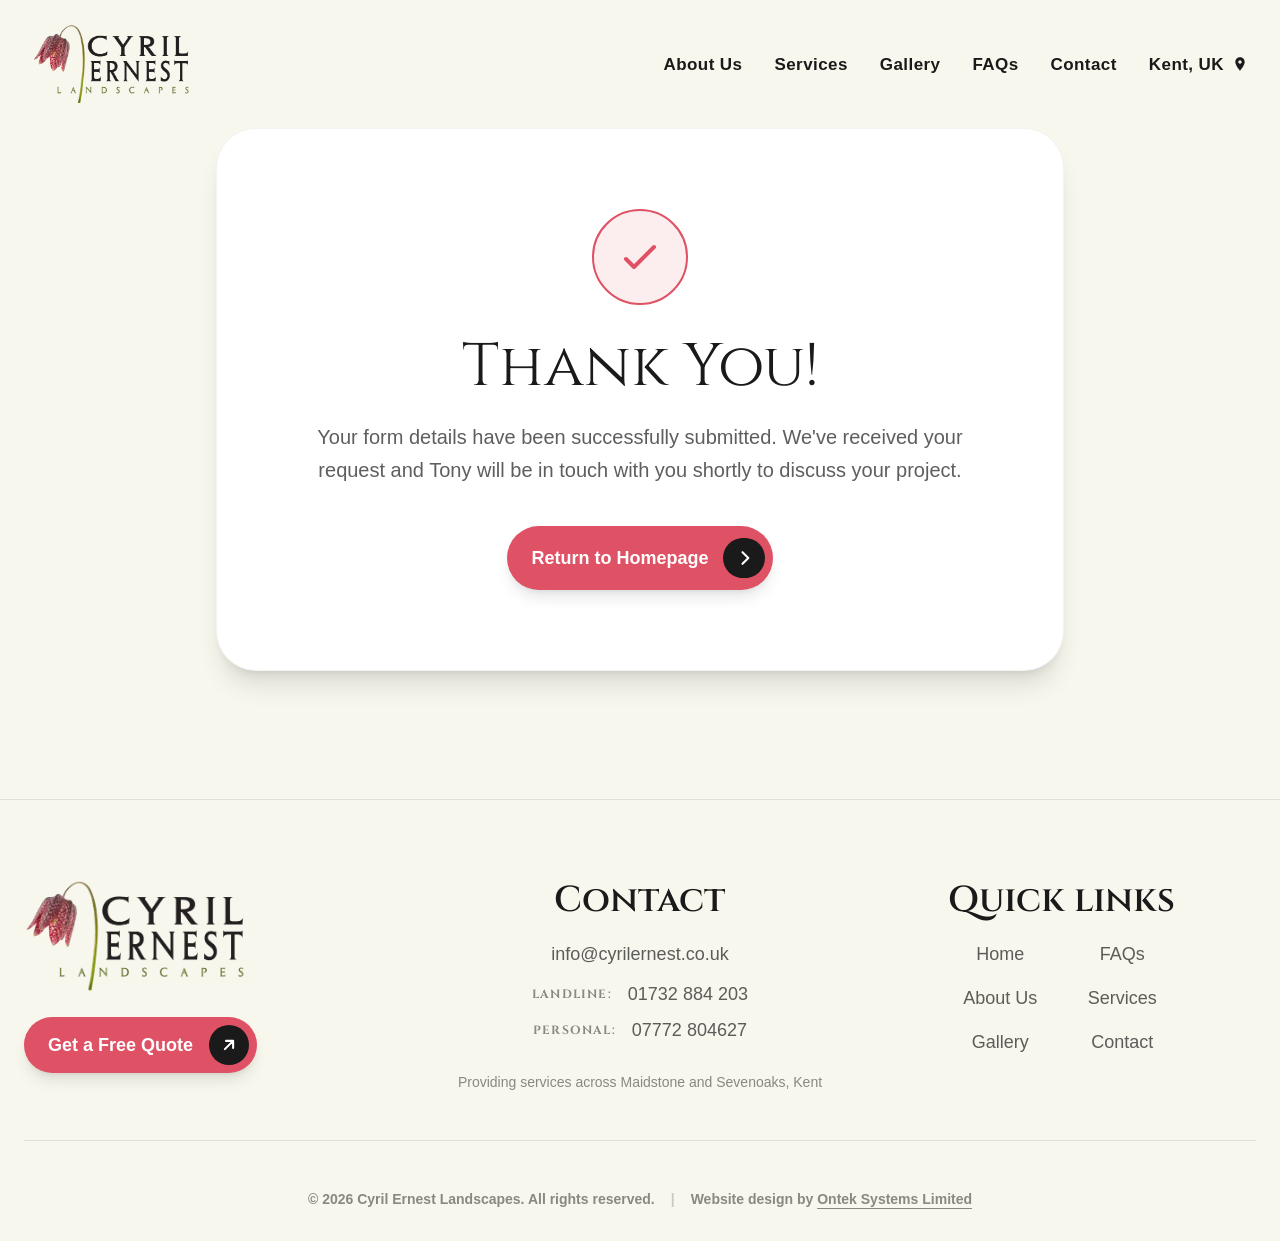
<file: thank-you.html>
<!DOCTYPE html>
<html lang="en">
<head>
    <meta charset="UTF-8">
    <meta name="viewport" content="width=device-width, initial-scale=1.0">
    <title>Thank You | Cyril Ernest Landscapes</title>
    
    <link rel="preconnect" href="https://fonts.googleapis.com">
    <link rel="preconnect" href="https://fonts.gstatic.com" crossorigin>
    <link href="https://fonts.googleapis.com/css2?family=Cinzel:wght@400;500;600;700&display=swap" rel="stylesheet">
    <link rel="stylesheet" href="style.css">

    </head>
<body class="flex flex-col min-h-screen bg-brand-beige text-brand-text antialiased" data-page="thank-you">

    <div id="header-placeholder"></div>

    <main class="flex-grow flex items-center justify-center py-24 md:py-32">
        <div class="container mx-auto px-6 max-w-4xl text-center">
            
            <div class="bg-white rounded-[2.5rem] p-12 md:p-20 shadow-xl border border-brand-dark/5 reveal reveal-up">
                <div class="w-24 h-24 bg-[#df5164]/10 rounded-full flex items-center justify-center mx-auto mb-8 border-2 border-[#df5164]">
                    <svg class="w-12 h-12 text-[#df5164]" fill="none" stroke="currentColor" viewBox="0 0 24 24">
                        <path stroke-linecap="round" stroke-linejoin="round" stroke-width="2" d="M5 13l4 4L19 7"></path>
                    </svg>
                </div>
                
                <h1 class="font-heading text-4xl md:text-5xl lg:text-6xl text-brand-dark font-normal mb-6">Thank You!</h1>
                <p class="font-body text-lg md:text-xl text-brand-dark/70 mb-10 max-w-2xl mx-auto leading-relaxed">
                    Your form details have been successfully submitted. We've received your request and Tony will be in touch with you shortly to discuss your project.
                </p>
                
                <a href="index.html" class="btn-pill group relative inline-flex items-center justify-between gap-4 pl-6 pr-2 py-3 bg-[#df5164] font-body font-bold text-lg rounded-full overflow-hidden transition-transform duration-500 hover:-translate-y-1 shadow-lg border-none">
                    <span class="absolute right-2.5 top-1/2 -translate-y-1/2 w-10 h-10 bg-brand-dark rounded-full transition-transform duration-700 ease-[cubic-bezier(0.19,1,0.22,1)] group-hover:scale-[25] z-0"></span>
                    <span class="relative z-10 text-white transition-colors duration-500">Return to Homepage</span>
                    <span class="relative z-10 w-10 h-10 flex items-center justify-center bg-brand-dark rounded-full">
                        <svg class="w-5 h-5 text-white transition-transform duration-500 ease-in-out group-hover:translate-x-1" fill="none" stroke="currentColor" viewBox="0 0 24 24">
                            <path stroke-linecap="round" stroke-linejoin="round" stroke-width="2.5" d="M9 5l7 7-7 7"></path>
                        </svg>
                    </span>
                </a>
            </div>

        </div>
    </main>

    <div id="footer-placeholder"></div>
    <script src="global.js"></script>

</body>
</html>
</file>
